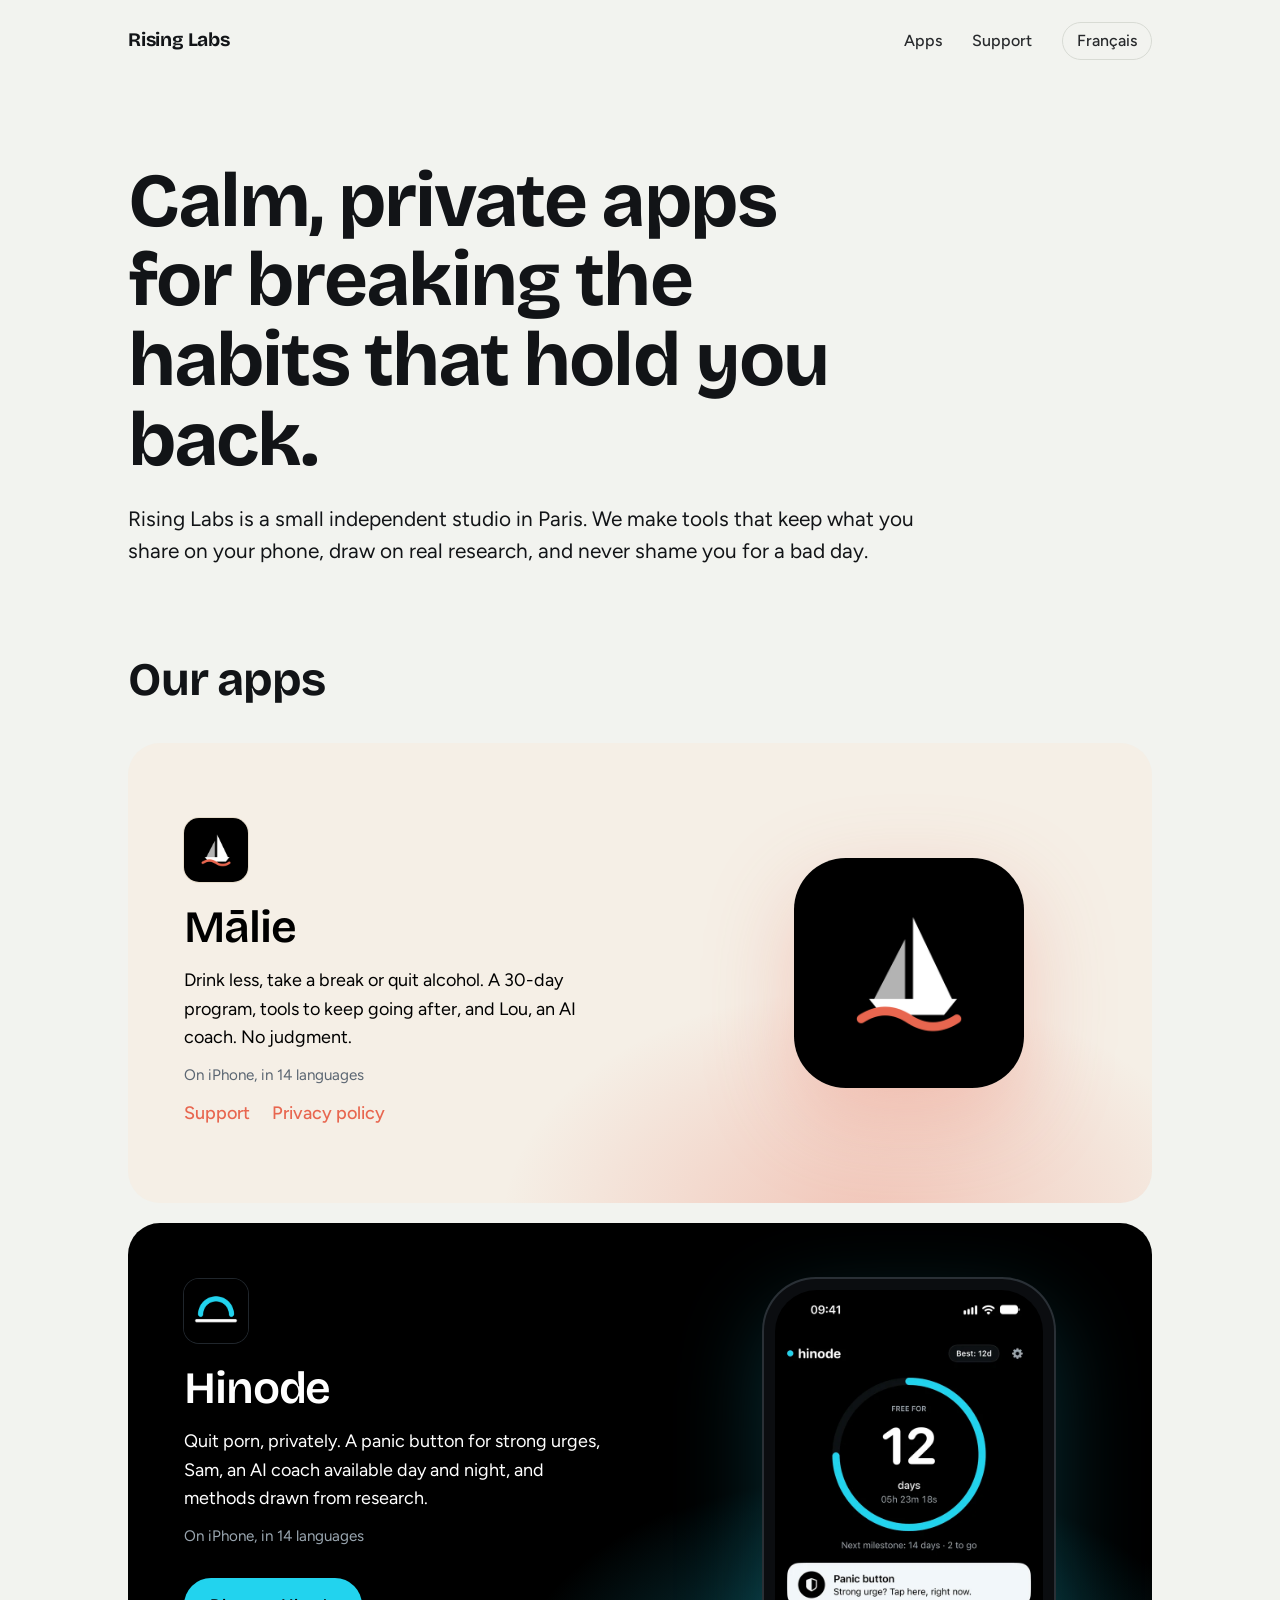
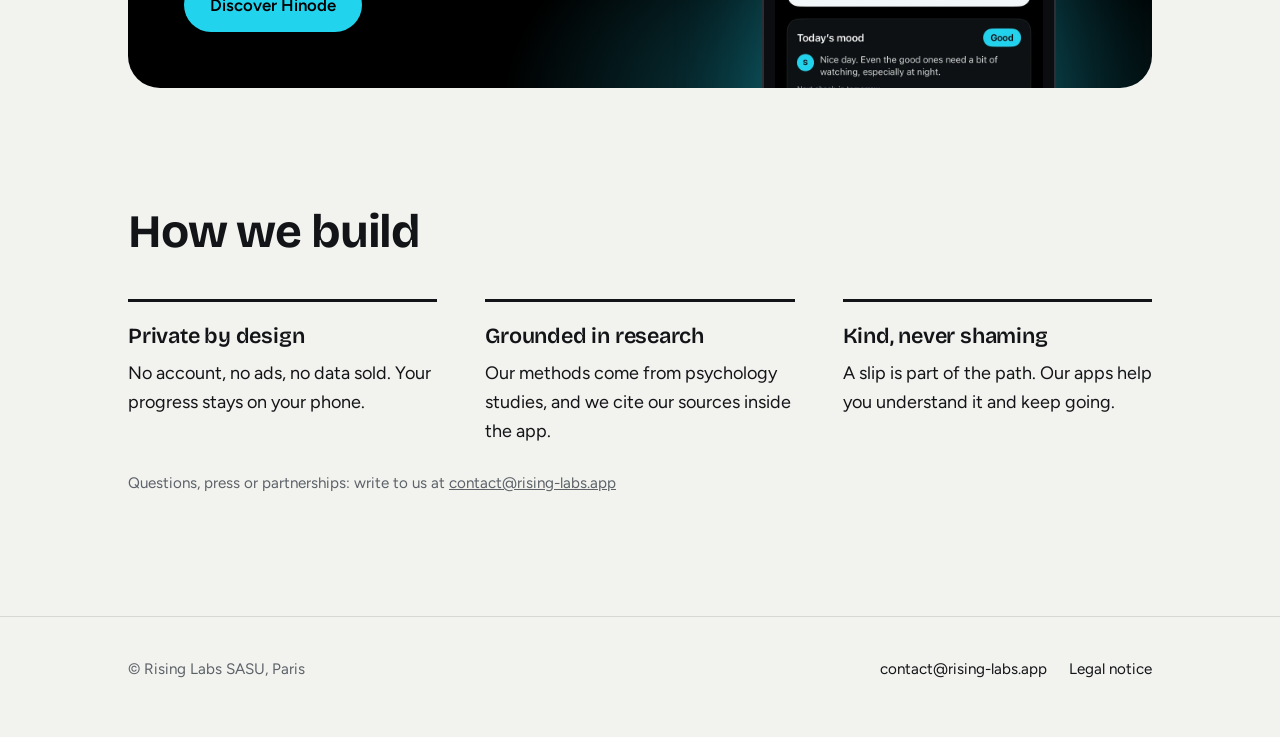
<file: index.html>
<!doctype html>
<html lang="en" class="t-studio">
<head>
<meta charset="utf-8">
<meta name="viewport" content="width=device-width,initial-scale=1">
<title>Rising Labs: calm, private apps for a fresh start</title>
<meta name="description" content="Rising Labs is an independent studio in Paris making calm, private apps that help you break the habits holding you back.">
<meta name="theme-color" content="#f2f3ef">
<link rel="icon" type="image/svg+xml" href="/assets/img/rising-labs.svg">
<link rel="alternate" hreflang="en" href="https://www.rising-labs.app/">
<link rel="alternate" hreflang="fr" href="https://www.rising-labs.app/fr/">
<link rel="preload" href="/assets/fonts/bricolage-grotesque-latin-700-normal.woff2" as="font" type="font/woff2" crossorigin>
<link rel="stylesheet" href="/assets/style.css">
</head>
<body>
<header class="wrap top">
  <a class="brand" href="/">Rising Labs</a>
  <nav class="nav" aria-label="Main">
    <a href="/#apps">Apps</a>
    <a href="/support/">Support</a>
    <a class="lang" href="/fr/" hreflang="fr" lang="fr">Français</a>
  </nav>
</header>
<main>
<div class="wrap intro">
  <h1>Calm, private apps for breaking the habits that hold you back.</h1>
  <p class="lead">Rising Labs is a small independent studio in Paris. We make tools that keep what you share on your phone, draw on real research, and never shame you for a bad day.</p>
</div>
<section class="wrap" aria-labelledby="apps" style="padding-top:clamp(48px,7vw,88px)">
  <h2 id="apps">Our apps</h2>
  <div class="tiles">
    <article class="tile tile-malie t-malie" id="malie">
      <div class="tile-body">
        <img src="/assets/img/malie-icon-180.png" alt="" width="64" height="64">
        <h3>Mālie</h3>
        <p>Drink less, take a break or quit alcohol. A 30-day program, tools to keep going after, and Lou, an AI coach. No judgment.</p>
        <p class="status">On iPhone, in 14 languages</p>
        <p class="sublinks"><a href="/support/#malie">Support</a><a href="/malie/privacy/">Privacy policy</a></p>
      </div>
      <div class="tile-icon" aria-hidden="true"><img src="/assets/img/malie-icon-512.png" alt="" width="512" height="512"></div>
    </article>
    <article class="tile tile-hinode t-hinode">
      <div class="tile-body">
        <img src="/assets/img/hinode-icon-180.png" alt="" width="64" height="64">
        <h3>Hinode</h3>
        <p>Quit porn, privately. A panic button for strong urges, Sam, an AI coach available day and night, and methods drawn from research.</p>
        <p class="status">On iPhone, in 14 languages</p>
        <a class="btn btn-dawn" href="/hinode/">Discover Hinode</a>
      </div>
      <div class="tile-shot" aria-hidden="true"><div class="phone"><img src="/assets/img/01-accueil-en.webp" alt="" width="660" height="1434"></div></div>
    </article>
  </div>
</section>
<section class="wrap" aria-labelledby="how" style="padding-top:0">
  <h2 id="how">How we build</h2>
  <div class="principles"><div><h3>Private by design</h3><p>No account, no ads, no data sold. Your progress stays on your phone.</p></div><div><h3>Grounded in research</h3><p>Our methods come from psychology studies, and we cite our sources inside the app.</p></div><div><h3>Kind, never shaming</h3><p>A slip is part of the path. Our apps help you understand it and keep going.</p></div></div>
  <p class="note" id="contact">Questions, press or partnerships: write to us at <a href="mailto:contact@rising-labs.app">contact@rising-labs.app</a></p>
</section>
</main>
<footer>
  <div class="wrap">
    <span class="legal">© Rising Labs SASU, Paris</span>
    <nav aria-label="Footer">
      <a href="mailto:contact@rising-labs.app">contact@rising-labs.app</a>
      <a href="/legal/">Legal notice</a>
    </nav>
  </div>
</footer>
</body>
</html>
</file>
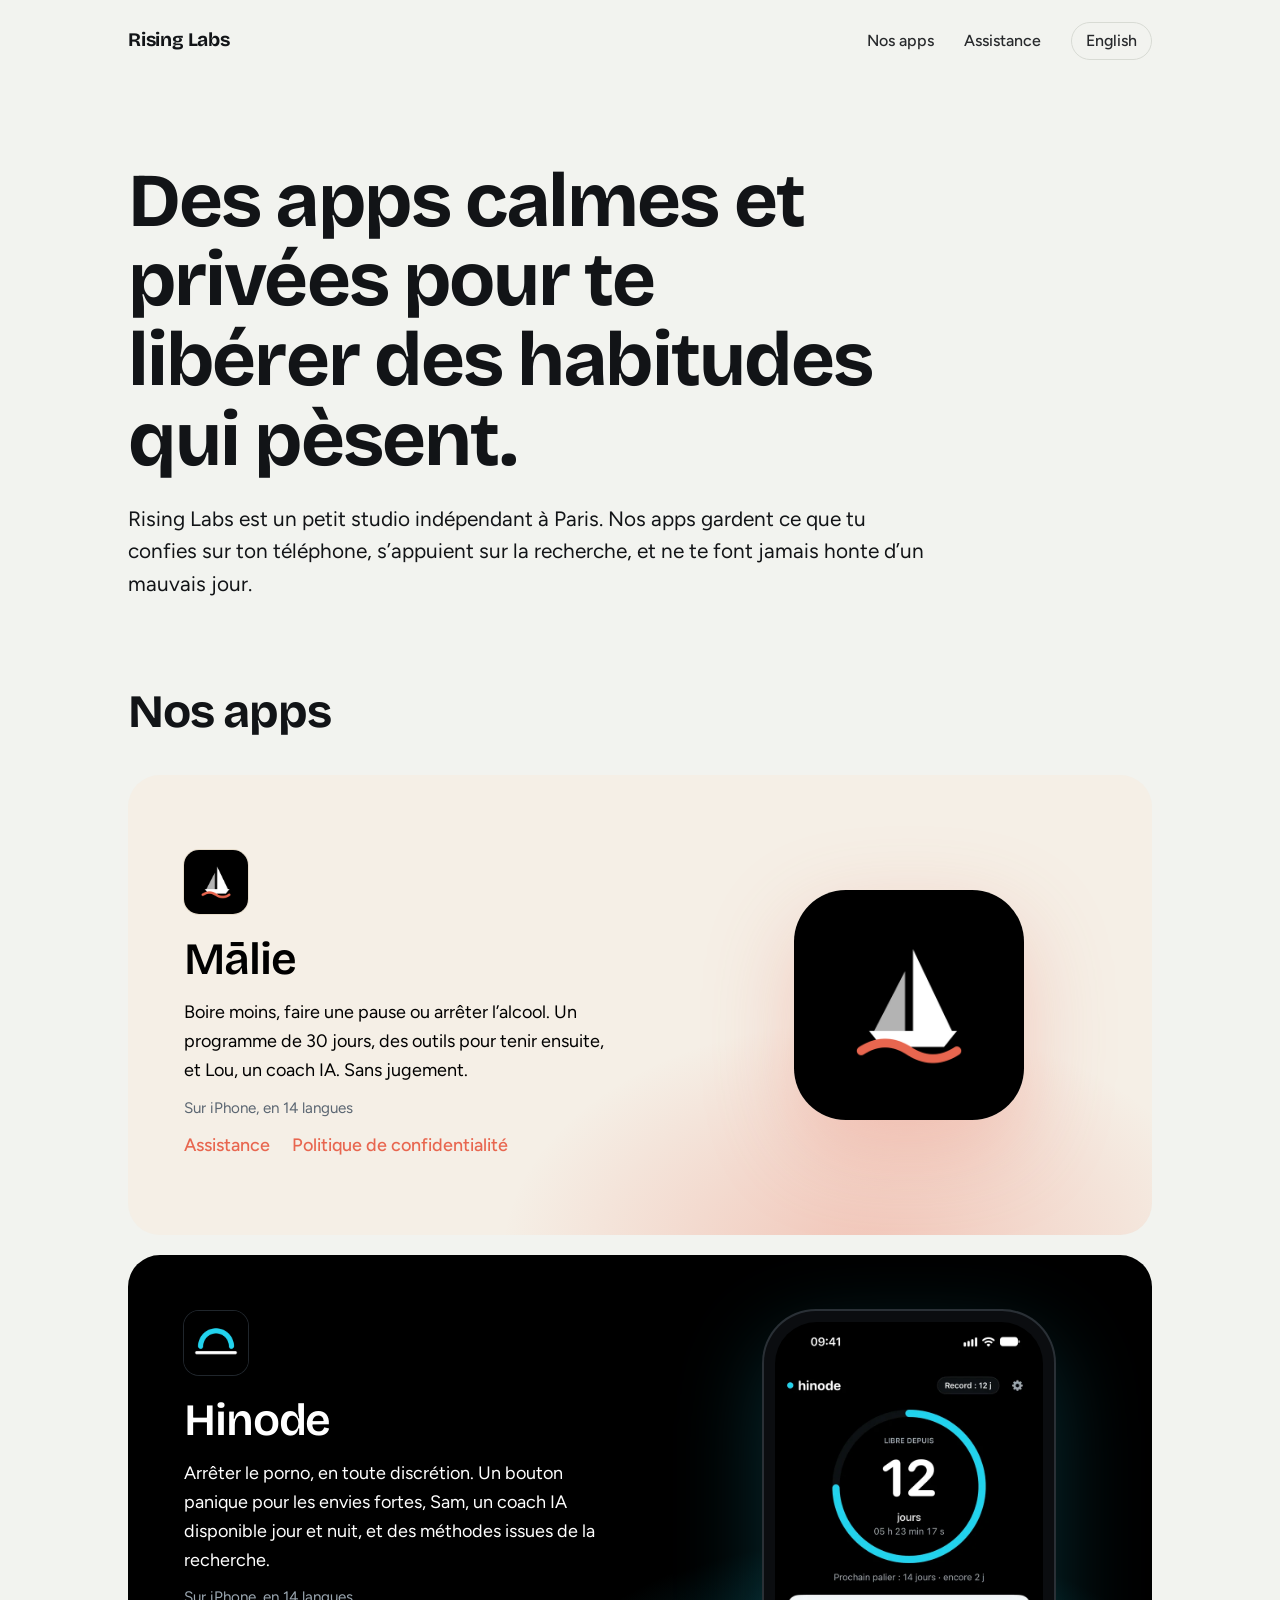
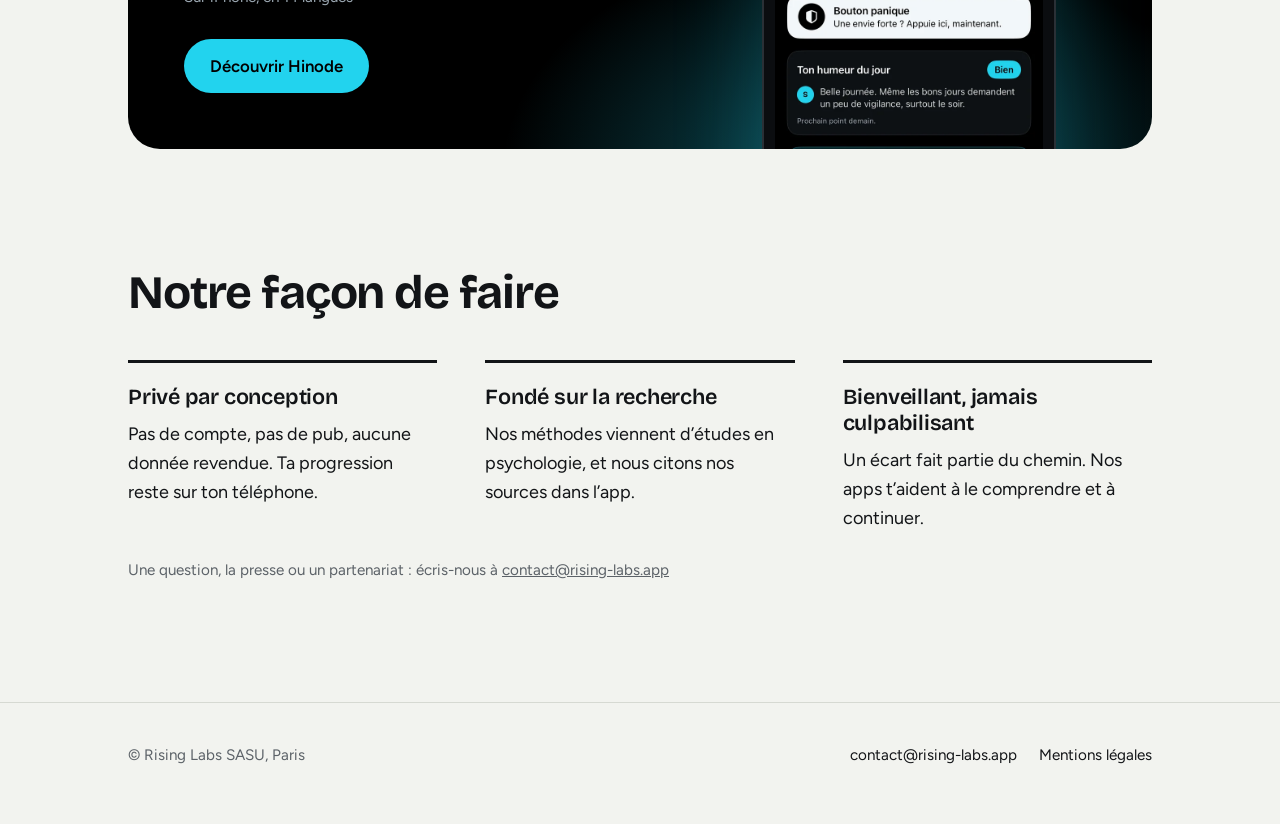
<file: fr/index.html>
<!doctype html>
<html lang="fr" class="t-studio">
<head>
<meta charset="utf-8">
<meta name="viewport" content="width=device-width,initial-scale=1">
<title>Rising Labs : des apps calmes et privées pour repartir du bon pied</title>
<meta name="description" content="Rising Labs est un studio indépendant à Paris qui crée des apps calmes et privées pour se libérer des habitudes qui pèsent.">
<meta name="theme-color" content="#f2f3ef">
<link rel="icon" type="image/svg+xml" href="/assets/img/rising-labs.svg">
<link rel="alternate" hreflang="en" href="https://www.rising-labs.app/">
<link rel="alternate" hreflang="fr" href="https://www.rising-labs.app/fr/">
<link rel="preload" href="/assets/fonts/bricolage-grotesque-latin-700-normal.woff2" as="font" type="font/woff2" crossorigin>
<link rel="stylesheet" href="/assets/style.css">
</head>
<body>
<header class="wrap top">
  <a class="brand" href="/fr/">Rising Labs</a>
  <nav class="nav" aria-label="Main">
    <a href="/fr/#apps">Nos apps</a>
    <a href="/fr/assistance/">Assistance</a>
    <a class="lang" href="/" hreflang="en" lang="en">English</a>
  </nav>
</header>
<main>
<div class="wrap intro">
  <h1>Des apps calmes et privées pour te libérer des habitudes qui pèsent.</h1>
  <p class="lead">Rising Labs est un petit studio indépendant à Paris. Nos apps gardent ce que tu confies sur ton téléphone, s’appuient sur la recherche, et ne te font jamais honte d’un mauvais jour.</p>
</div>
<section class="wrap" aria-labelledby="apps" style="padding-top:clamp(48px,7vw,88px)">
  <h2 id="apps">Nos apps</h2>
  <div class="tiles">
    <article class="tile tile-malie t-malie" id="malie">
      <div class="tile-body">
        <img src="/assets/img/malie-icon-180.png" alt="" width="64" height="64">
        <h3>Mālie</h3>
        <p>Boire moins, faire une pause ou arrêter l’alcool. Un programme de 30 jours, des outils pour tenir ensuite, et Lou, un coach IA. Sans jugement.</p>
        <p class="status">Sur iPhone, en 14 langues</p>
        <p class="sublinks"><a href="/fr/assistance/#malie">Assistance</a><a href="/fr/malie/confidentialite/">Politique de confidentialité</a></p>
      </div>
      <div class="tile-icon" aria-hidden="true"><img src="/assets/img/malie-icon-512.png" alt="" width="512" height="512"></div>
    </article>
    <article class="tile tile-hinode t-hinode">
      <div class="tile-body">
        <img src="/assets/img/hinode-icon-180.png" alt="" width="64" height="64">
        <h3>Hinode</h3>
        <p>Arrêter le porno, en toute discrétion. Un bouton panique pour les envies fortes, Sam, un coach IA disponible jour et nuit, et des méthodes issues de la recherche.</p>
        <p class="status">Sur iPhone, en 14 langues</p>
        <a class="btn btn-dawn" href="/fr/hinode/">Découvrir Hinode</a>
      </div>
      <div class="tile-shot" aria-hidden="true"><div class="phone"><img src="/assets/img/01-accueil-fr.webp" alt="" width="660" height="1434"></div></div>
    </article>
  </div>
</section>
<section class="wrap" aria-labelledby="how" style="padding-top:0">
  <h2 id="how">Notre façon de faire</h2>
  <div class="principles"><div><h3>Privé par conception</h3><p>Pas de compte, pas de pub, aucune donnée revendue. Ta progression reste sur ton téléphone.</p></div><div><h3>Fondé sur la recherche</h3><p>Nos méthodes viennent d’études en psychologie, et nous citons nos sources dans l’app.</p></div><div><h3>Bienveillant, jamais culpabilisant</h3><p>Un écart fait partie du chemin. Nos apps t’aident à le comprendre et à continuer.</p></div></div>
  <p class="note" id="contact">Une question, la presse ou un partenariat : écris-nous à <a href="mailto:contact@rising-labs.app">contact@rising-labs.app</a></p>
</section>
</main>
<footer>
  <div class="wrap">
    <span class="legal">© Rising Labs SASU, Paris</span>
    <nav aria-label="Footer">
      <a href="mailto:contact@rising-labs.app">contact@rising-labs.app</a>
      <a href="/fr/mentions-legales/">Mentions légales</a>
    </nav>
  </div>
</footer>
</body>
</html>
</file>
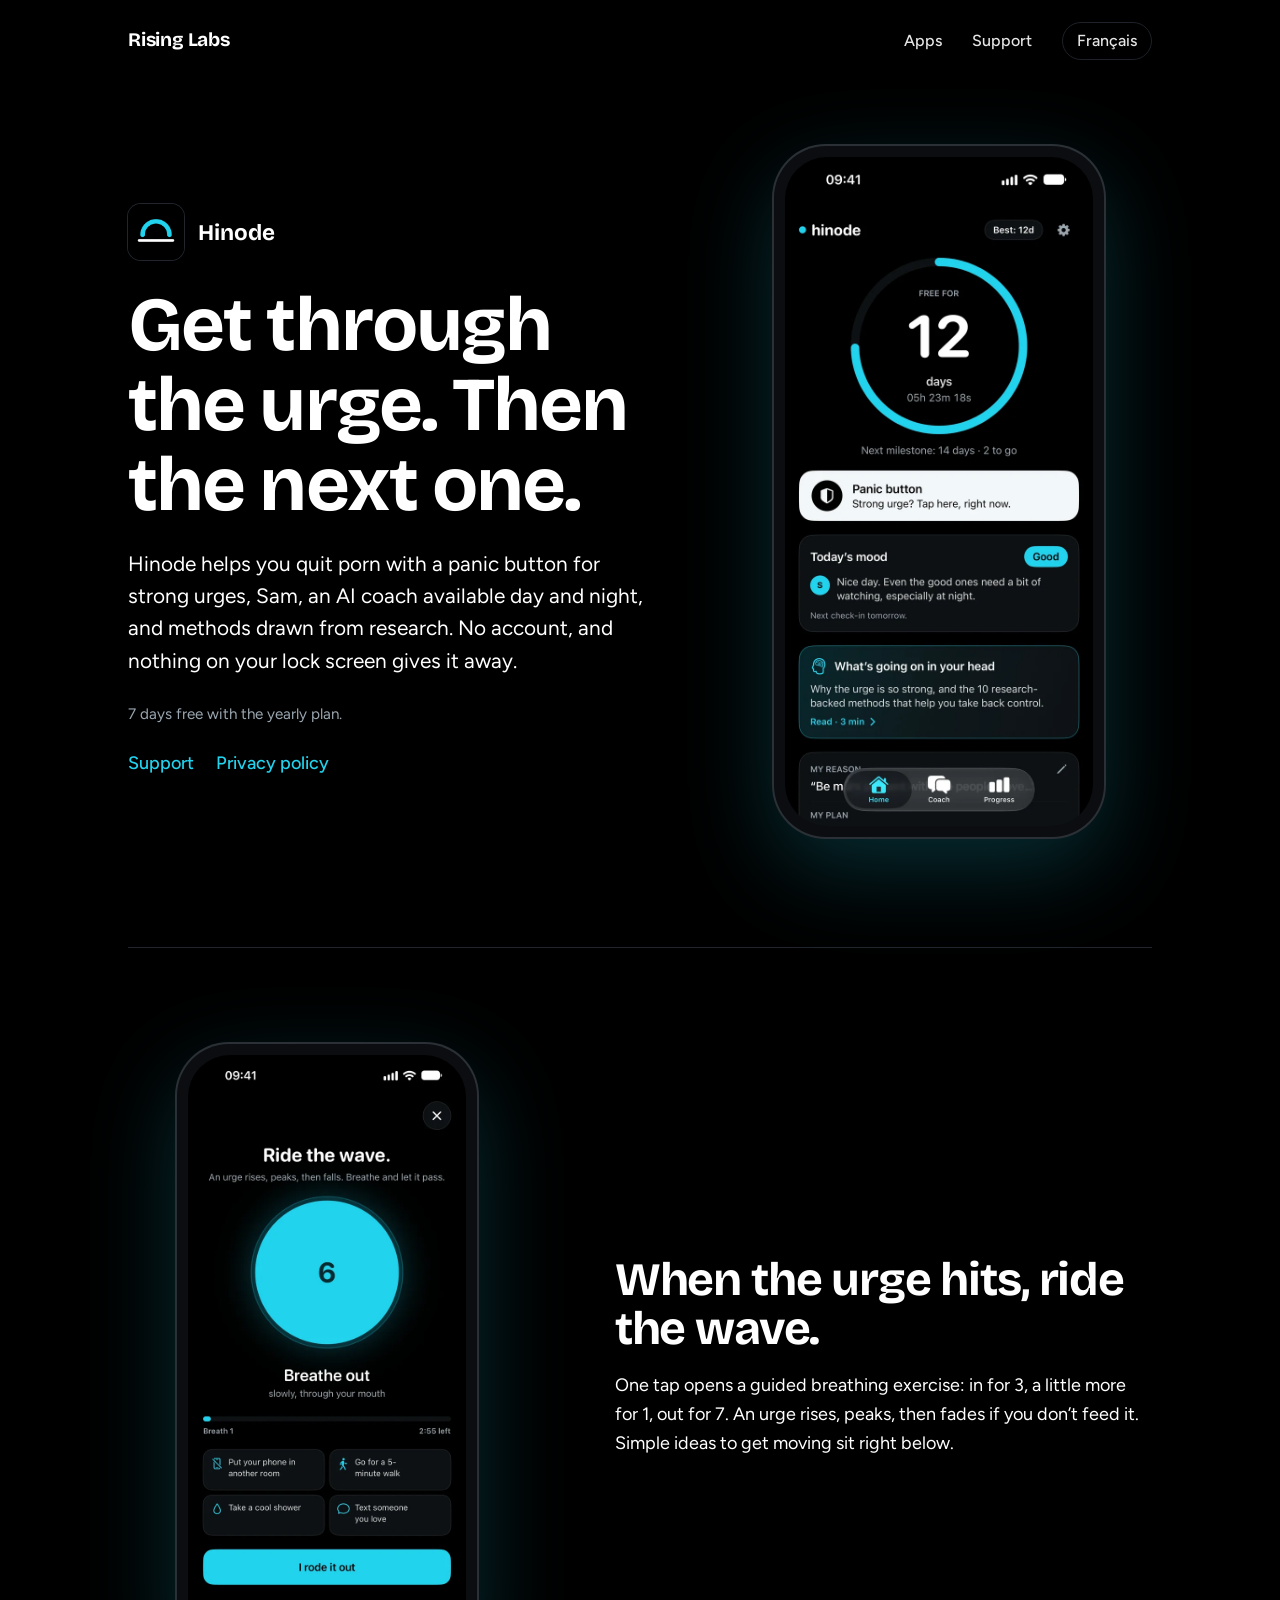
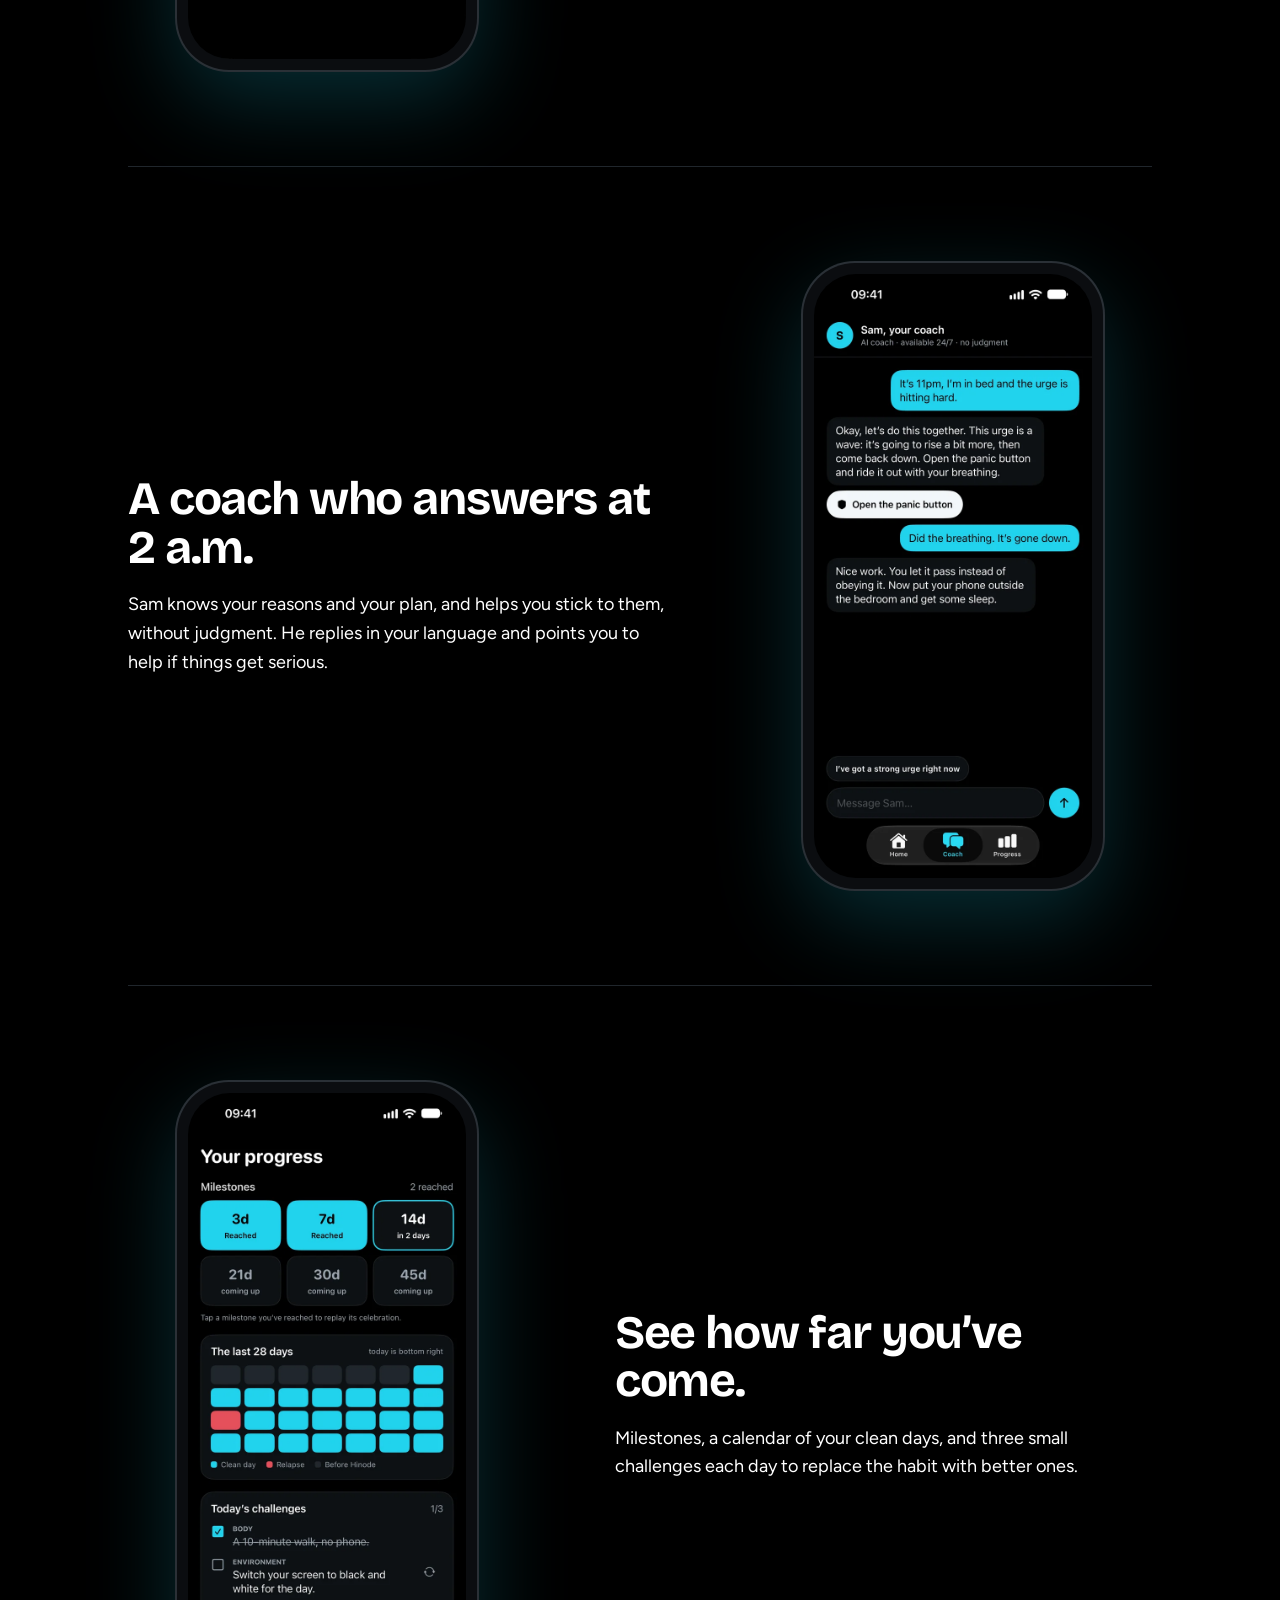
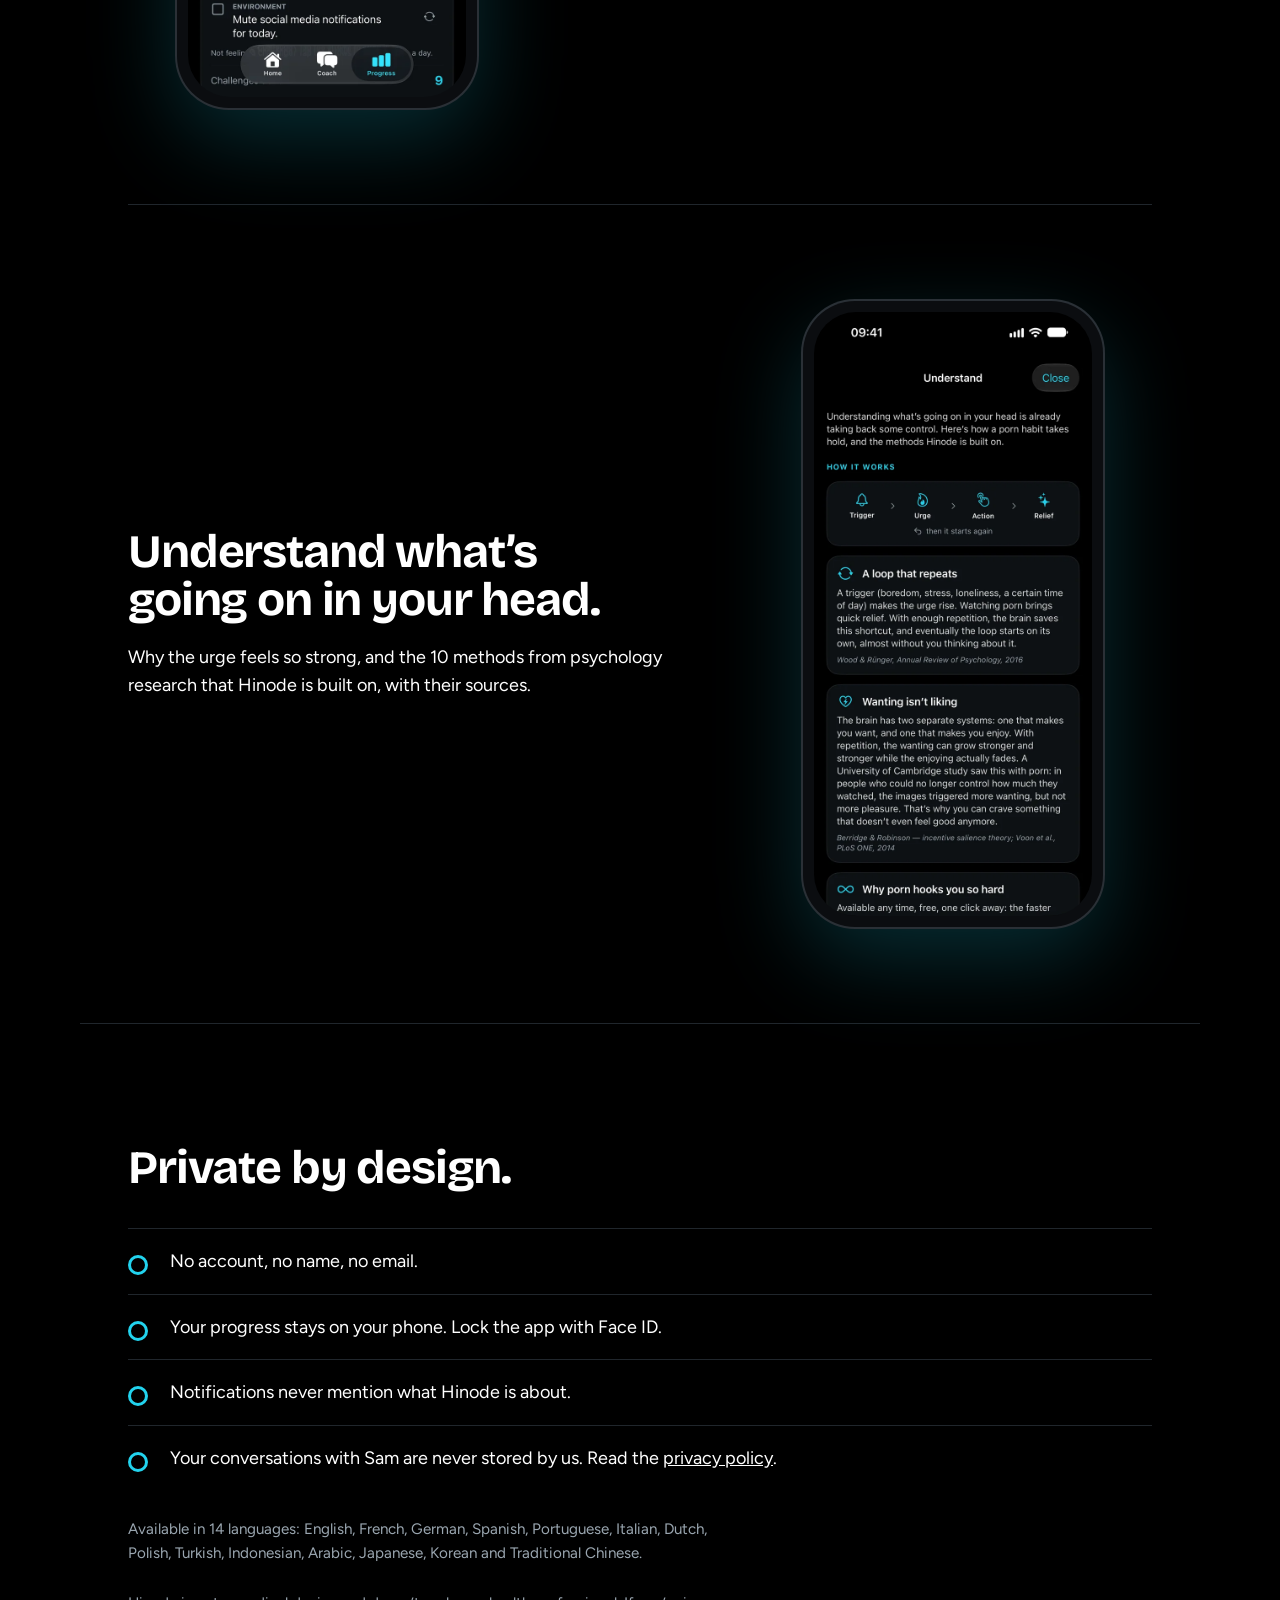
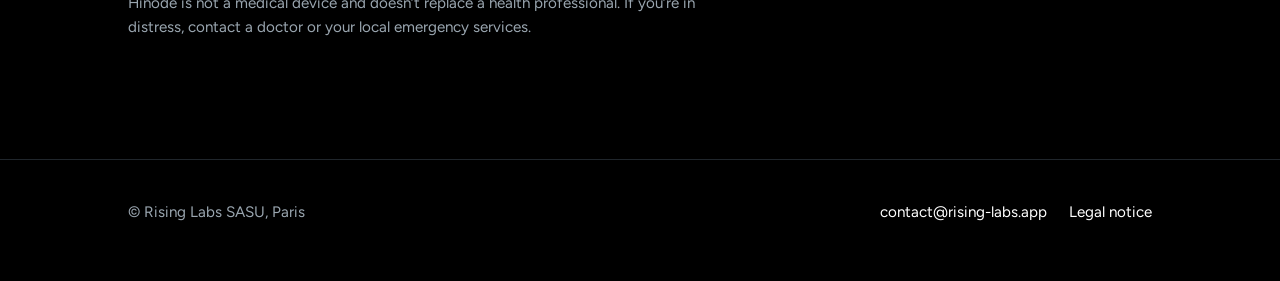
<file: hinode/index.html>
<!doctype html>
<html lang="en" class="t-hinode">
<head>
<meta charset="utf-8">
<meta name="viewport" content="width=device-width,initial-scale=1">
<title>Hinode: quit porn, privately</title>
<meta name="description" content="Hinode helps you quit porn with a panic button for strong urges, an AI coach available 24/7, and research-backed methods. No account. Private by design.">
<meta name="theme-color" content="#000000">
<link rel="icon" type="image/png" href="/assets/img/hinode-icon-64.png">
<link rel="apple-touch-icon" href="/assets/img/hinode-icon-180.png">
<link rel="alternate" hreflang="en" href="https://www.rising-labs.app/hinode/">
<link rel="alternate" hreflang="fr" href="https://www.rising-labs.app/fr/hinode/">
<link rel="preload" href="/assets/fonts/bricolage-grotesque-latin-700-normal.woff2" as="font" type="font/woff2" crossorigin>
<link rel="stylesheet" href="/assets/style.css">
</head>
<body>
<header class="wrap top">
  <a class="brand" href="/">Rising Labs</a>
  <nav class="nav" aria-label="Main">
    <a href="/#apps">Apps</a>
    <a href="/support/">Support</a>
    <a class="lang" href="/fr/hinode/" hreflang="fr" lang="fr">Français</a>
  </nav>
</header>
<main>
<div class="wrap hero-app">
  <div>
    <div class="app-id"><img src="/assets/img/hinode-icon-180.png" alt="" width="56" height="56">Hinode</div>
    <h1>Get through the urge. Then the next one.</h1>
    <p class="lead">Hinode helps you quit porn with a panic button for strong urges, Sam, an AI coach available day and night, and methods drawn from research. No account, and nothing on your lock screen gives it away.</p>
    <p class="note">7 days free with the yearly plan.</p>
    <p class="sublinks"><a href="/support/#hinode">Support</a><a href="/hinode/privacy/">Privacy policy</a></p>
  </div>
  <div class="phone"><img src="/assets/img/01-accueil-en.webp" alt="Hinode on iPhone: the home screen" width="660" height="1434"></div>
</div>
<div class="wrap">
  <div class="feature">
    <div class="phone"><img src="/assets/img/02-sos-en.webp" alt="" width="660" height="1434" loading="lazy"></div>
    <div><h2>When the urge hits, ride the wave.</h2><p>One tap opens a guided breathing exercise: in for 3, a little more for 1, out for 7. An urge rises, peaks, then fades if you don’t feed it. Simple ideas to get moving sit right below.</p></div>
  </div>
  <div class="feature">
    <div class="phone"><img src="/assets/img/03-sam-en.webp" alt="" width="660" height="1434" loading="lazy"></div>
    <div><h2>A coach who answers at 2 a.m.</h2><p>Sam knows your reasons and your plan, and helps you stick to them, without judgment. He replies in your language and points you to help if things get serious.</p></div>
  </div>
  <div class="feature">
    <div class="phone"><img src="/assets/img/04-progres-en.webp" alt="" width="660" height="1434" loading="lazy"></div>
    <div><h2>See how far you’ve come.</h2><p>Milestones, a calendar of your clean days, and three small challenges each day to replace the habit with better ones.</p></div>
  </div>
  <div class="feature">
    <div class="phone"><img src="/assets/img/05-comprendre-en.webp" alt="" width="660" height="1434" loading="lazy"></div>
    <div><h2>Understand what’s going on in your head.</h2><p>Why the urge feels so strong, and the 10 methods from psychology research that Hinode is built on, with their sources.</p></div>
  </div>
</div>
<section class="wrap" aria-labelledby="priv" style="border-top:1px solid var(--line)">
  <h2 id="priv">Private by design.</h2>
  <ul class="privacy-list"><li><span>No account, no name, no email.</span></li><li><span>Your progress stays on your phone. Lock the app with Face ID.</span></li><li><span>Notifications never mention what Hinode is about.</span></li><li><span>Your conversations with Sam are never stored by us. Read the <a href="/hinode/privacy/">privacy policy</a>.</span></li></ul>
  <p class="note">Available in 14 languages: English, French, German, Spanish, Portuguese, Italian, Dutch, Polish, Turkish, Indonesian, Arabic, Japanese, Korean and Traditional Chinese.</p>
  <p class="note">Hinode is not a medical device and doesn’t replace a health professional. If you’re in distress, contact a doctor or your local emergency services.</p>
</section>
</main>
<footer>
  <div class="wrap">
    <span class="legal">© Rising Labs SASU, Paris</span>
    <nav aria-label="Footer">
      <a href="mailto:contact@rising-labs.app">contact@rising-labs.app</a>
      <a href="/legal/">Legal notice</a>
    </nav>
  </div>
</footer>
</body>
</html>
</file>
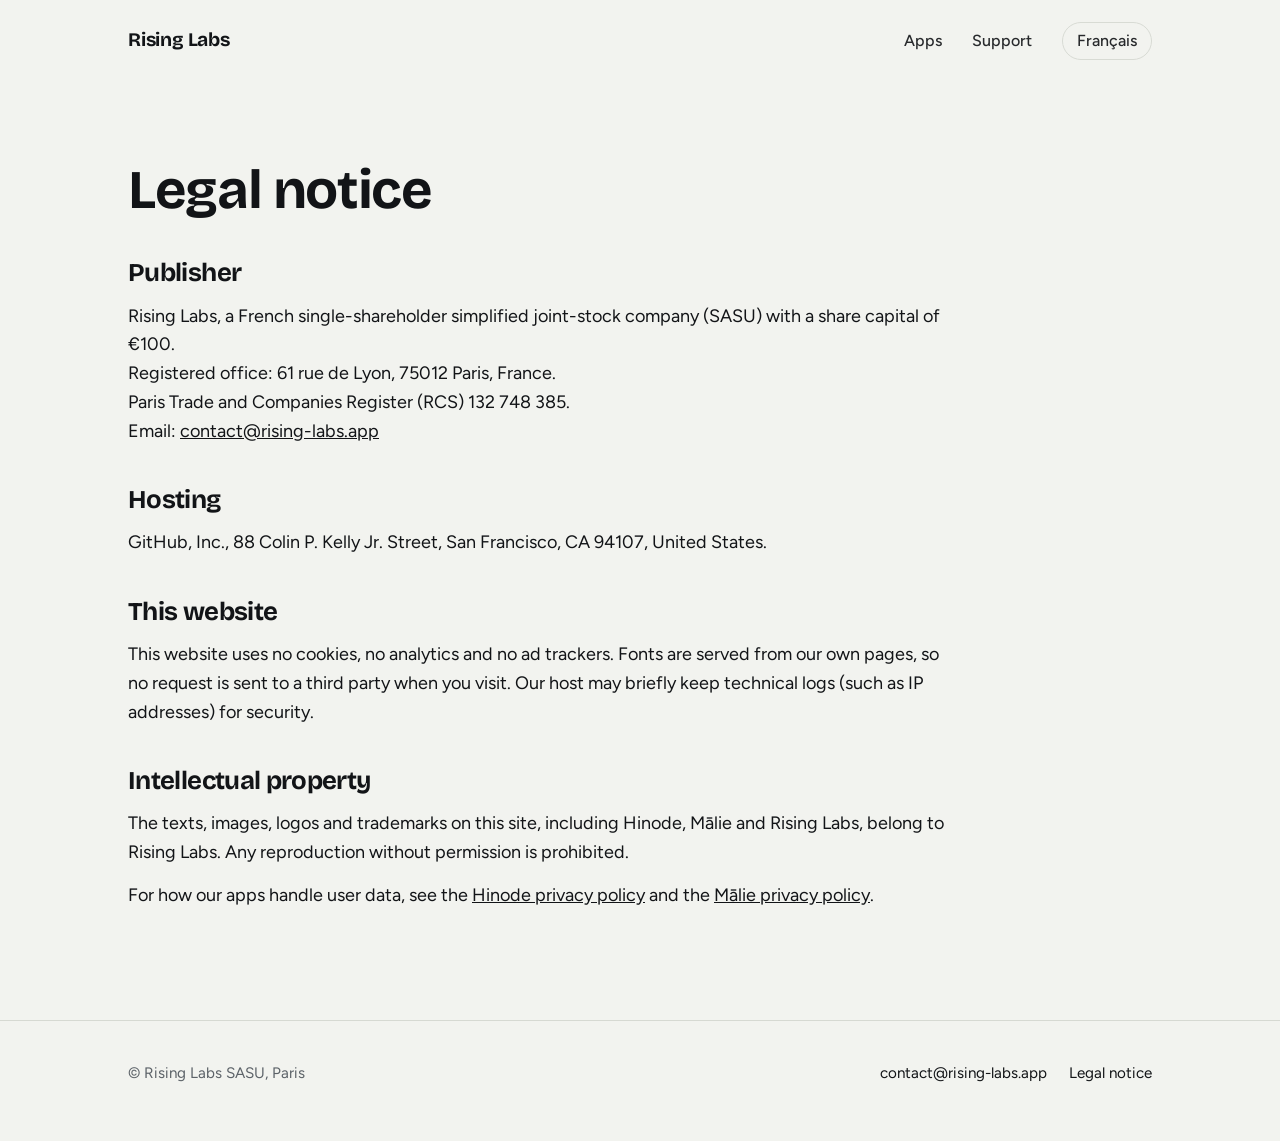
<file: legal/index.html>
<!doctype html>
<html lang="en" class="t-studio">
<head>
<meta charset="utf-8">
<meta name="viewport" content="width=device-width,initial-scale=1">
<title>Legal notice</title>
<meta name="description" content="Rising Labs">
<meta name="theme-color" content="#f2f3ef">
<link rel="icon" type="image/svg+xml" href="/assets/img/rising-labs.svg">
<link rel="alternate" hreflang="en" href="https://www.rising-labs.app/legal/">
<link rel="alternate" hreflang="fr" href="https://www.rising-labs.app/fr/mentions-legales/">
<link rel="preload" href="/assets/fonts/bricolage-grotesque-latin-700-normal.woff2" as="font" type="font/woff2" crossorigin>
<link rel="stylesheet" href="/assets/style.css"><meta name="robots" content="noindex">
</head>
<body>
<header class="wrap top">
  <a class="brand" href="/">Rising Labs</a>
  <nav class="nav" aria-label="Main">
    <a href="/#apps">Apps</a>
    <a href="/support/">Support</a>
    <a class="lang" href="/fr/mentions-legales/" hreflang="fr" lang="fr">Français</a>
  </nav>
</header>
<main>
<article class="wrap doc"><h1>Legal notice</h1>
<h2>Publisher</h2>
<p>Rising Labs, a French single-shareholder simplified joint-stock company (SASU) with a share capital of €100.<br>Registered office: 61 rue de Lyon, 75012 Paris, France.<br>Paris Trade and Companies Register (RCS) 132 748 385.<br>Email: <a href="mailto:contact@rising-labs.app">contact@rising-labs.app</a></p>
<h2>Hosting</h2>
<p>GitHub, Inc., 88 Colin P. Kelly Jr. Street, San Francisco, CA 94107, United States.</p>
<h2>This website</h2>
<p>This website uses no cookies, no analytics and no ad trackers. Fonts are served from our own pages, so no request is sent to a third party when you visit. Our host may briefly keep technical logs (such as IP addresses) for security.</p>
<h2>Intellectual property</h2>
<p>The texts, images, logos and trademarks on this site, including Hinode, Mālie and Rising Labs, belong to Rising Labs. Any reproduction without permission is prohibited.</p>
<p>For how our apps handle user data, see the <a href="/hinode/privacy/">Hinode privacy policy</a> and the <a href="/malie/privacy/">Mālie privacy policy</a>.</p></article>
</main>
<footer>
  <div class="wrap">
    <span class="legal">© Rising Labs SASU, Paris</span>
    <nav aria-label="Footer">
      <a href="mailto:contact@rising-labs.app">contact@rising-labs.app</a>
      <a href="/legal/">Legal notice</a>
    </nav>
  </div>
</footer>
</body>
</html>
</file>
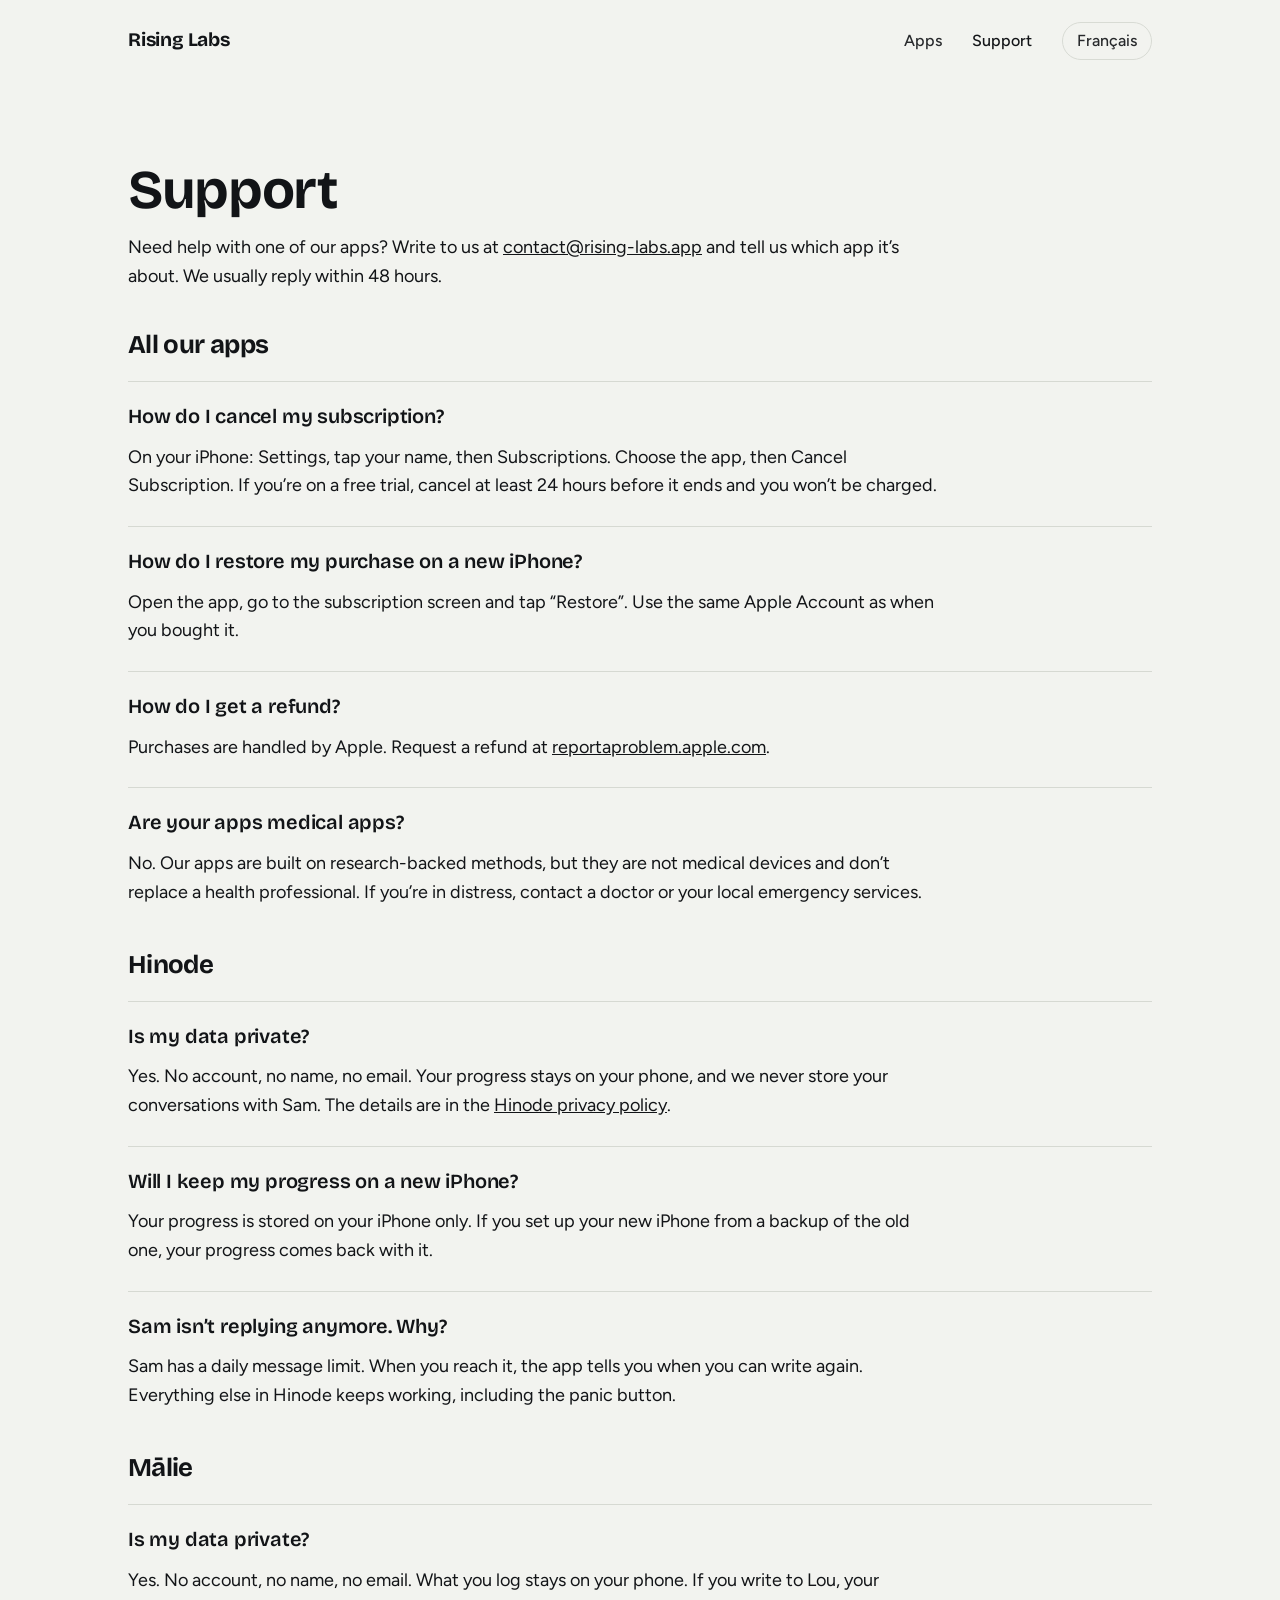
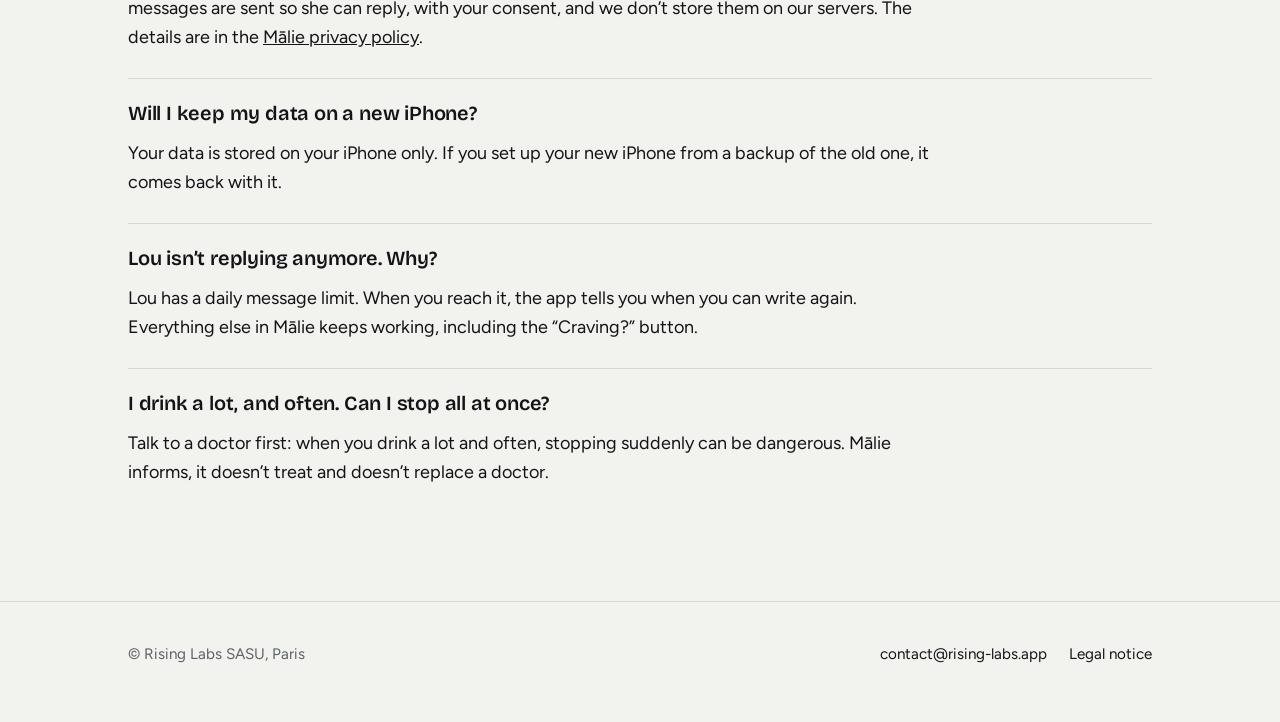
<file: support/index.html>
<!doctype html>
<html lang="en" class="t-studio">
<head>
<meta charset="utf-8">
<meta name="viewport" content="width=device-width,initial-scale=1">
<title>Support | Rising Labs</title>
<meta name="description" content="Need help with one of our apps? Write to us at ">
<meta name="theme-color" content="#f2f3ef">
<link rel="icon" type="image/svg+xml" href="/assets/img/rising-labs.svg">
<link rel="alternate" hreflang="en" href="https://www.rising-labs.app/support/">
<link rel="alternate" hreflang="fr" href="https://www.rising-labs.app/fr/assistance/">
<link rel="preload" href="/assets/fonts/bricolage-grotesque-latin-700-normal.woff2" as="font" type="font/woff2" crossorigin>
<link rel="stylesheet" href="/assets/style.css">
</head>
<body>
<header class="wrap top">
  <a class="brand" href="/">Rising Labs</a>
  <nav class="nav" aria-label="Main">
    <a href="/#apps">Apps</a>
    <a href="/support/" aria-current="page">Support</a>
    <a class="lang" href="/fr/assistance/" hreflang="fr" lang="fr">Français</a>
  </nav>
</header>
<main>
<article class="wrap doc"><h1>Support</h1><p>Need help with one of our apps? Write to us at <a href="mailto:contact@rising-labs.app">contact@rising-labs.app</a> and tell us which app it’s about. We usually reply within 48 hours.</p><h2>All our apps</h2><div class="qa"><h3>How do I cancel my subscription?</h3><p>On your iPhone: Settings, tap your name, then Subscriptions. Choose the app, then Cancel Subscription. If you’re on a free trial, cancel at least 24 hours before it ends and you won’t be charged.</p></div><div class="qa"><h3>How do I restore my purchase on a new iPhone?</h3><p>Open the app, go to the subscription screen and tap “Restore”. Use the same Apple Account as when you bought it.</p></div><div class="qa"><h3>How do I get a refund?</h3><p>Purchases are handled by Apple. Request a refund at <a href="https://reportaproblem.apple.com">reportaproblem.apple.com</a>.</p></div><div class="qa"><h3>Are your apps medical apps?</h3><p>No. Our apps are built on research-backed methods, but they are not medical devices and don’t replace a health professional. If you’re in distress, contact a doctor or your local emergency services.</p></div><h2 id="hinode">Hinode</h2><div class="qa"><h3>Is my data private?</h3><p>Yes. No account, no name, no email. Your progress stays on your phone, and we never store your conversations with Sam. The details are in the <a href="/hinode/privacy/">Hinode privacy policy</a>.</p></div><div class="qa"><h3>Will I keep my progress on a new iPhone?</h3><p>Your progress is stored on your iPhone only. If you set up your new iPhone from a backup of the old one, your progress comes back with it.</p></div><div class="qa"><h3>Sam isn’t replying anymore. Why?</h3><p>Sam has a daily message limit. When you reach it, the app tells you when you can write again. Everything else in Hinode keeps working, including the panic button.</p></div><h2 id="malie">Mālie</h2><div class="qa"><h3>Is my data private?</h3><p>Yes. No account, no name, no email. What you log stays on your phone. If you write to Lou, your messages are sent so she can reply, with your consent, and we don’t store them on our servers. The details are in the <a href="/malie/privacy/">Mālie privacy policy</a>.</p></div><div class="qa"><h3>Will I keep my data on a new iPhone?</h3><p>Your data is stored on your iPhone only. If you set up your new iPhone from a backup of the old one, it comes back with it.</p></div><div class="qa"><h3>Lou isn’t replying anymore. Why?</h3><p>Lou has a daily message limit. When you reach it, the app tells you when you can write again. Everything else in Mālie keeps working, including the “Craving?” button.</p></div><div class="qa"><h3>I drink a lot, and often. Can I stop all at once?</h3><p>Talk to a doctor first: when you drink a lot and often, stopping suddenly can be dangerous. Mālie informs, it doesn’t treat and doesn’t replace a doctor.</p></div></article>
</main>
<footer>
  <div class="wrap">
    <span class="legal">© Rising Labs SASU, Paris</span>
    <nav aria-label="Footer">
      <a href="mailto:contact@rising-labs.app">contact@rising-labs.app</a>
      <a href="/legal/">Legal notice</a>
    </nav>
  </div>
</footer>
</body>
</html>
</file>
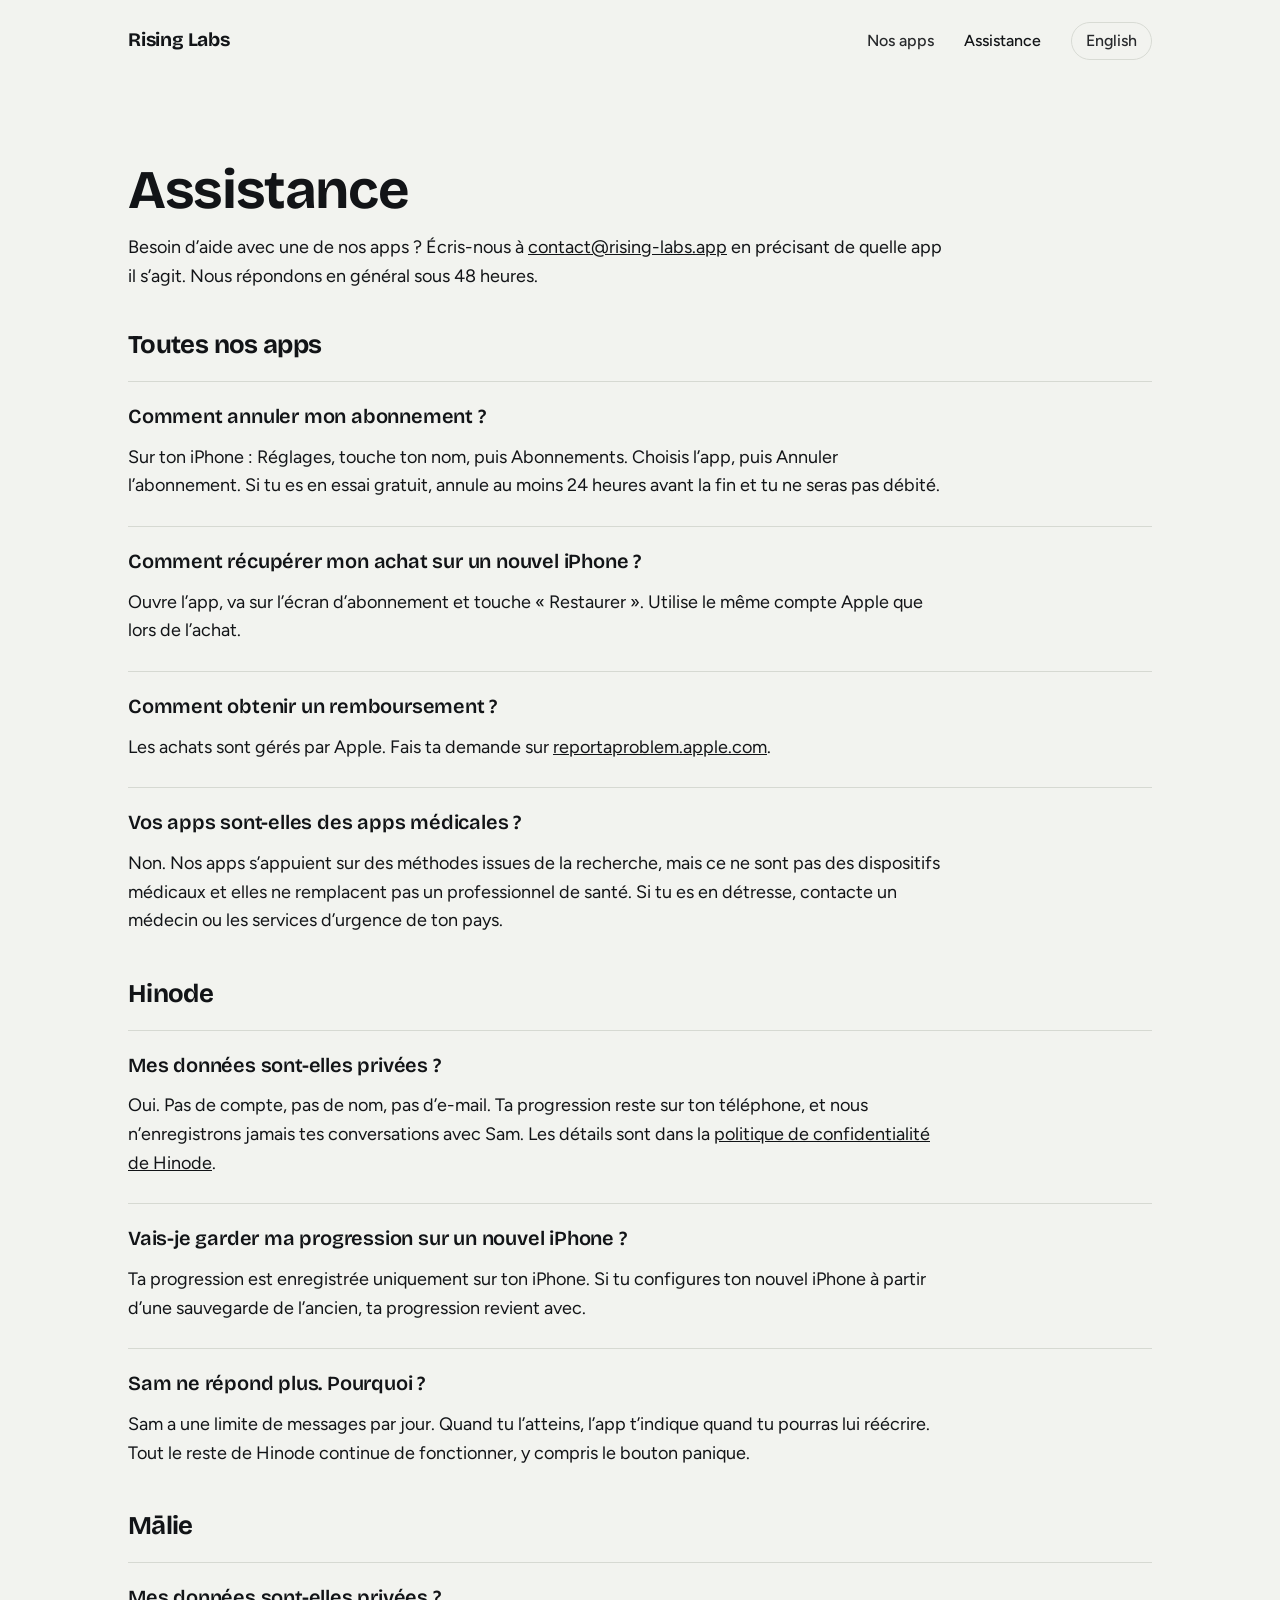
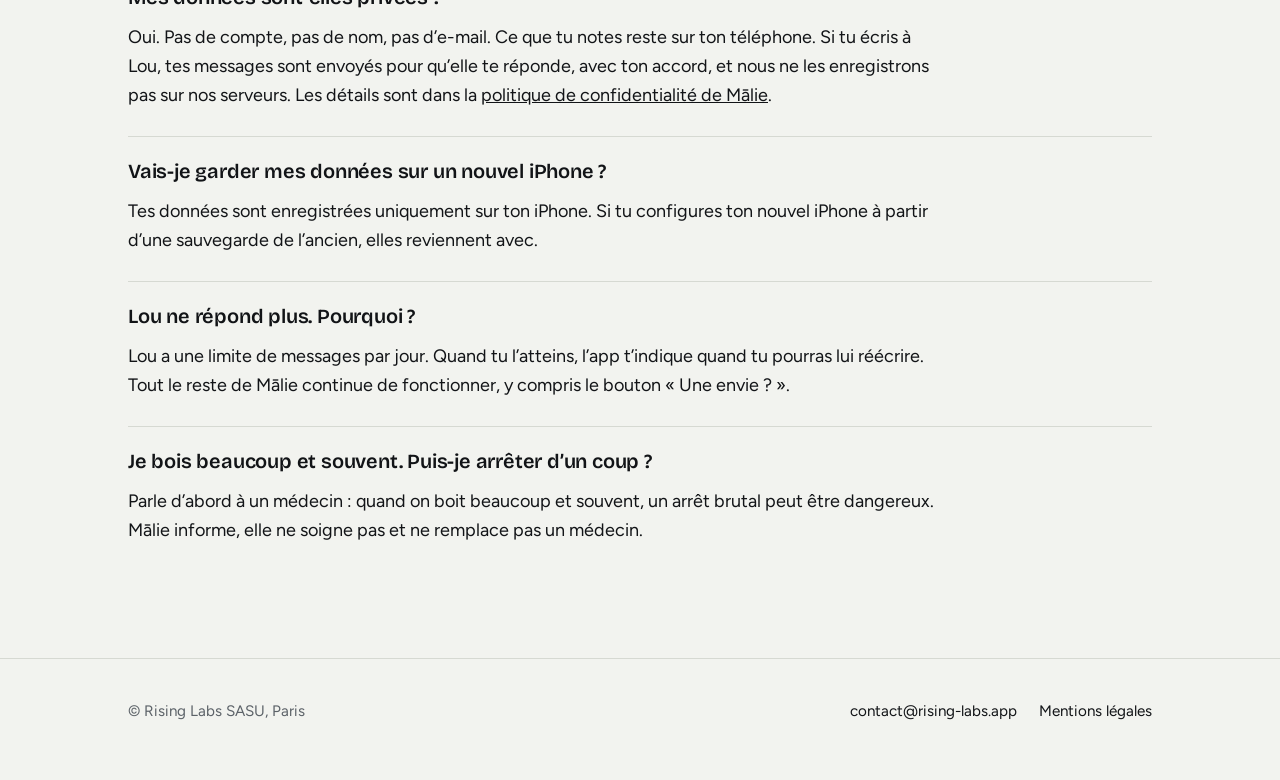
<file: fr/assistance/index.html>
<!doctype html>
<html lang="fr" class="t-studio">
<head>
<meta charset="utf-8">
<meta name="viewport" content="width=device-width,initial-scale=1">
<title>Assistance | Rising Labs</title>
<meta name="description" content="Besoin d’aide avec une de nos apps ? Écris-nous à ">
<meta name="theme-color" content="#f2f3ef">
<link rel="icon" type="image/svg+xml" href="/assets/img/rising-labs.svg">
<link rel="alternate" hreflang="en" href="https://www.rising-labs.app/support/">
<link rel="alternate" hreflang="fr" href="https://www.rising-labs.app/fr/assistance/">
<link rel="preload" href="/assets/fonts/bricolage-grotesque-latin-700-normal.woff2" as="font" type="font/woff2" crossorigin>
<link rel="stylesheet" href="/assets/style.css">
</head>
<body>
<header class="wrap top">
  <a class="brand" href="/fr/">Rising Labs</a>
  <nav class="nav" aria-label="Main">
    <a href="/fr/#apps">Nos apps</a>
    <a href="/fr/assistance/" aria-current="page">Assistance</a>
    <a class="lang" href="/support/" hreflang="en" lang="en">English</a>
  </nav>
</header>
<main>
<article class="wrap doc"><h1>Assistance</h1><p>Besoin d’aide avec une de nos apps ? Écris-nous à <a href="mailto:contact@rising-labs.app">contact@rising-labs.app</a> en précisant de quelle app il s’agit. Nous répondons en général sous 48 heures.</p><h2>Toutes nos apps</h2><div class="qa"><h3>Comment annuler mon abonnement ?</h3><p>Sur ton iPhone : Réglages, touche ton nom, puis Abonnements. Choisis l’app, puis Annuler l’abonnement. Si tu es en essai gratuit, annule au moins 24 heures avant la fin et tu ne seras pas débité.</p></div><div class="qa"><h3>Comment récupérer mon achat sur un nouvel iPhone ?</h3><p>Ouvre l’app, va sur l’écran d’abonnement et touche « Restaurer ». Utilise le même compte Apple que lors de l’achat.</p></div><div class="qa"><h3>Comment obtenir un remboursement ?</h3><p>Les achats sont gérés par Apple. Fais ta demande sur <a href="https://reportaproblem.apple.com">reportaproblem.apple.com</a>.</p></div><div class="qa"><h3>Vos apps sont-elles des apps médicales ?</h3><p>Non. Nos apps s’appuient sur des méthodes issues de la recherche, mais ce ne sont pas des dispositifs médicaux et elles ne remplacent pas un professionnel de santé. Si tu es en détresse, contacte un médecin ou les services d’urgence de ton pays.</p></div><h2 id="hinode">Hinode</h2><div class="qa"><h3>Mes données sont-elles privées ?</h3><p>Oui. Pas de compte, pas de nom, pas d’e-mail. Ta progression reste sur ton téléphone, et nous n’enregistrons jamais tes conversations avec Sam. Les détails sont dans la <a href="/fr/hinode/confidentialite/">politique de confidentialité de Hinode</a>.</p></div><div class="qa"><h3>Vais-je garder ma progression sur un nouvel iPhone ?</h3><p>Ta progression est enregistrée uniquement sur ton iPhone. Si tu configures ton nouvel iPhone à partir d’une sauvegarde de l’ancien, ta progression revient avec.</p></div><div class="qa"><h3>Sam ne répond plus. Pourquoi ?</h3><p>Sam a une limite de messages par jour. Quand tu l’atteins, l’app t’indique quand tu pourras lui réécrire. Tout le reste de Hinode continue de fonctionner, y compris le bouton panique.</p></div><h2 id="malie">Mālie</h2><div class="qa"><h3>Mes données sont-elles privées ?</h3><p>Oui. Pas de compte, pas de nom, pas d’e-mail. Ce que tu notes reste sur ton téléphone. Si tu écris à Lou, tes messages sont envoyés pour qu’elle te réponde, avec ton accord, et nous ne les enregistrons pas sur nos serveurs. Les détails sont dans la <a href="/fr/malie/confidentialite/">politique de confidentialité de Mālie</a>.</p></div><div class="qa"><h3>Vais-je garder mes données sur un nouvel iPhone ?</h3><p>Tes données sont enregistrées uniquement sur ton iPhone. Si tu configures ton nouvel iPhone à partir d’une sauvegarde de l’ancien, elles reviennent avec.</p></div><div class="qa"><h3>Lou ne répond plus. Pourquoi ?</h3><p>Lou a une limite de messages par jour. Quand tu l’atteins, l’app t’indique quand tu pourras lui réécrire. Tout le reste de Mālie continue de fonctionner, y compris le bouton « Une envie ? ».</p></div><div class="qa"><h3>Je bois beaucoup et souvent. Puis-je arrêter d’un coup ?</h3><p>Parle d’abord à un médecin : quand on boit beaucoup et souvent, un arrêt brutal peut être dangereux. Mālie informe, elle ne soigne pas et ne remplace pas un médecin.</p></div></article>
</main>
<footer>
  <div class="wrap">
    <span class="legal">© Rising Labs SASU, Paris</span>
    <nav aria-label="Footer">
      <a href="mailto:contact@rising-labs.app">contact@rising-labs.app</a>
      <a href="/fr/mentions-legales/">Mentions légales</a>
    </nav>
  </div>
</footer>
</body>
</html>
</file>
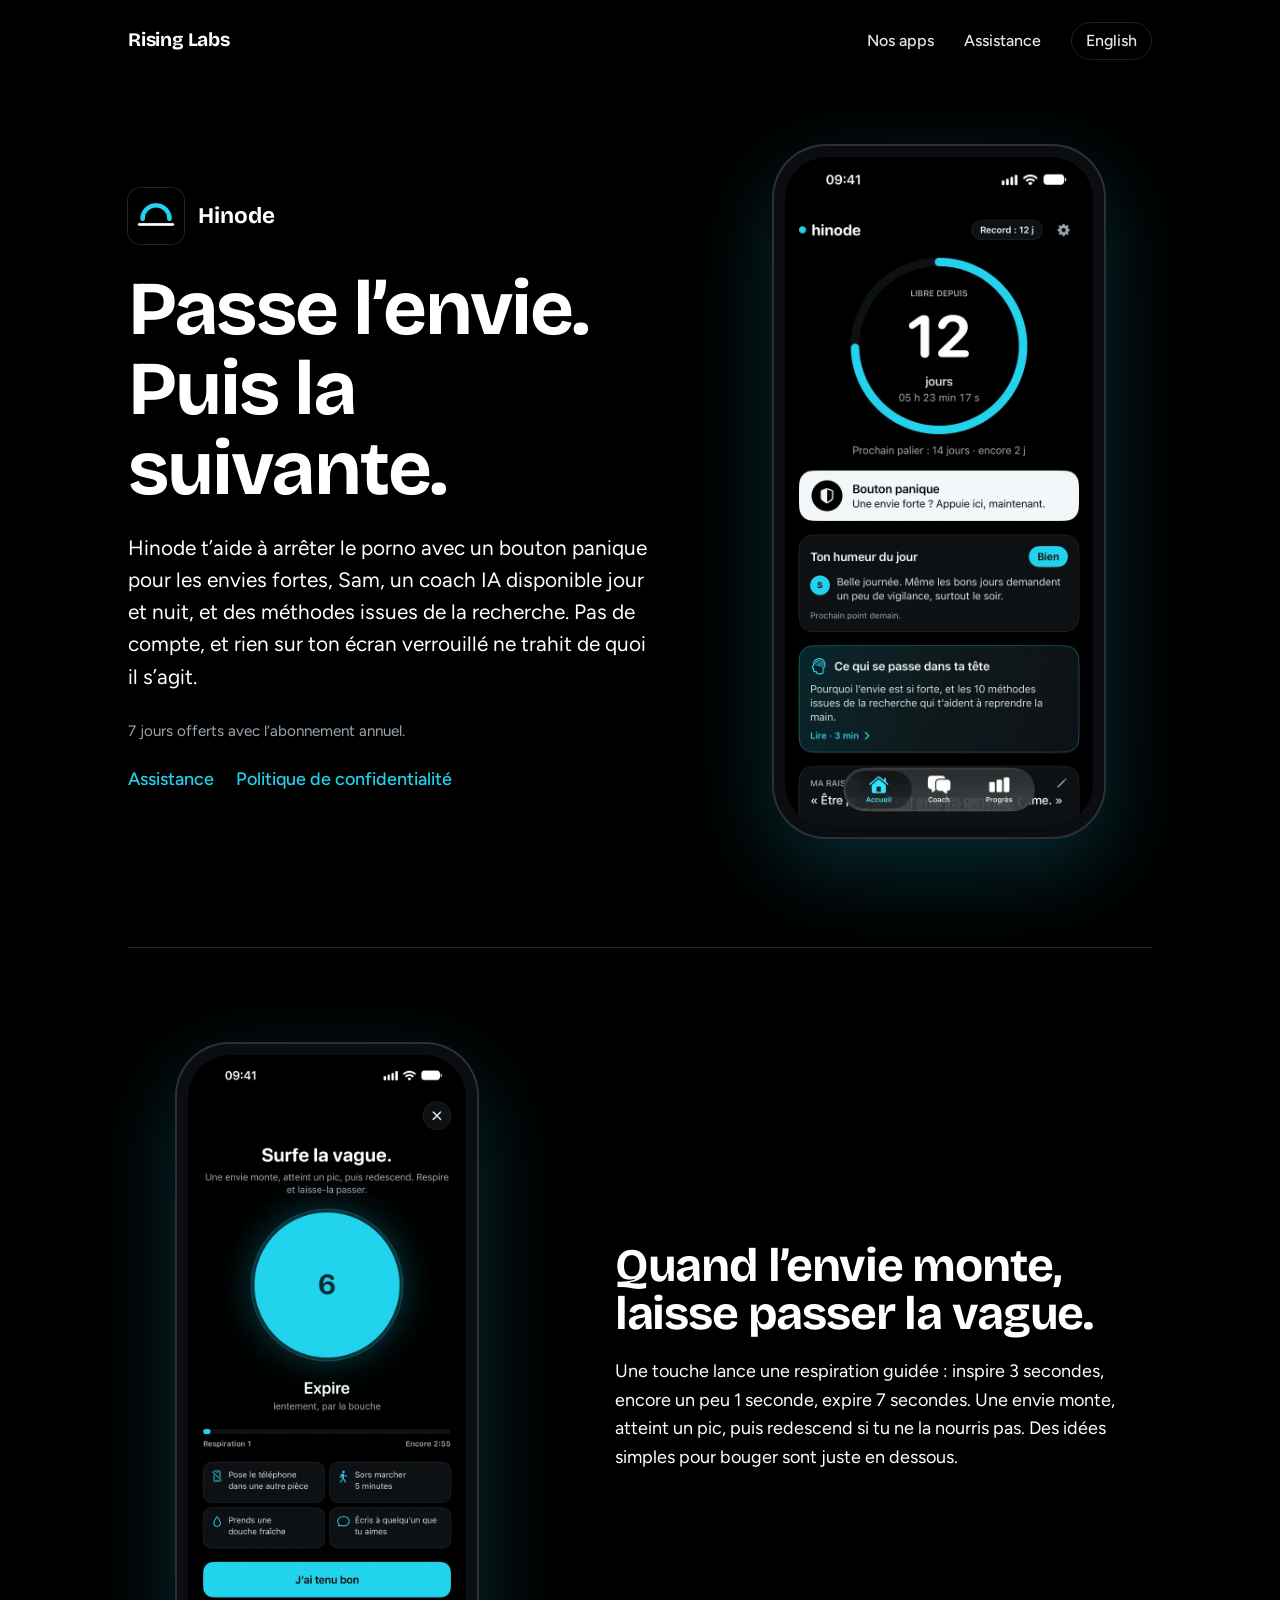
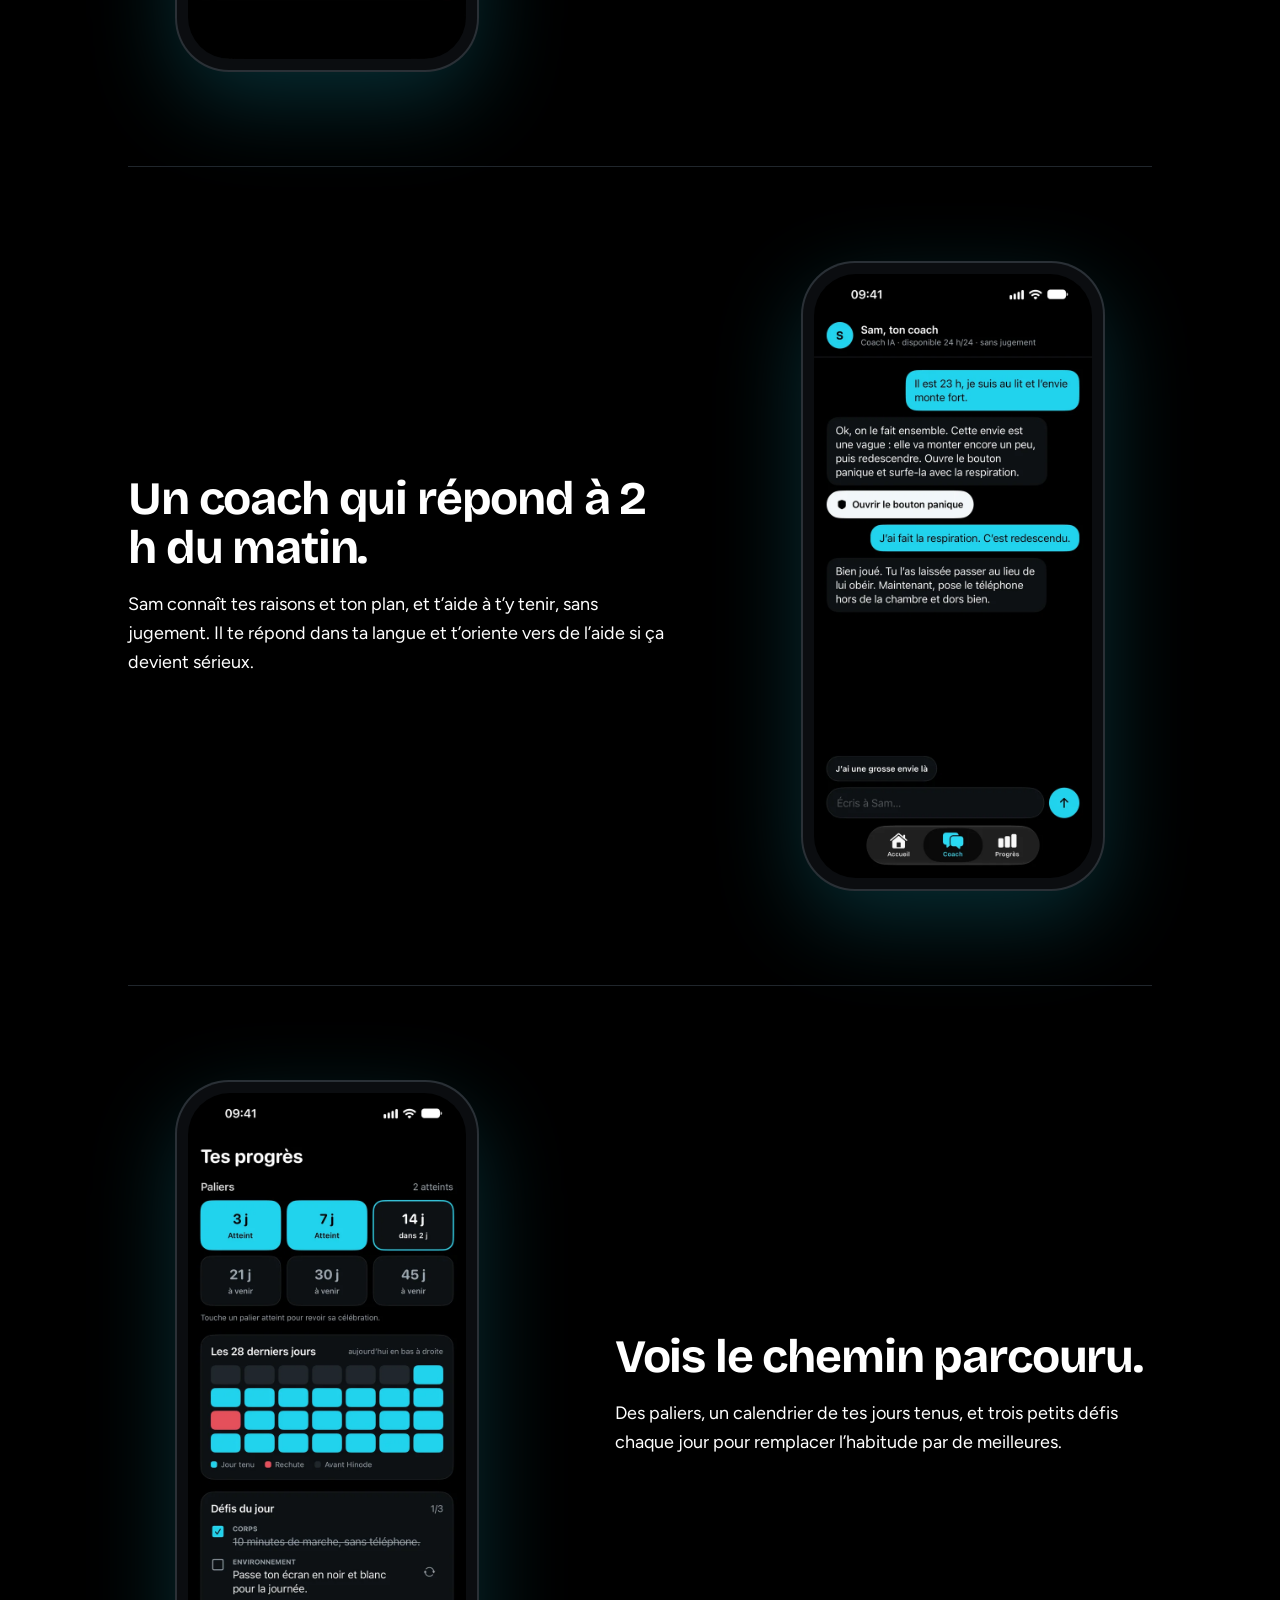
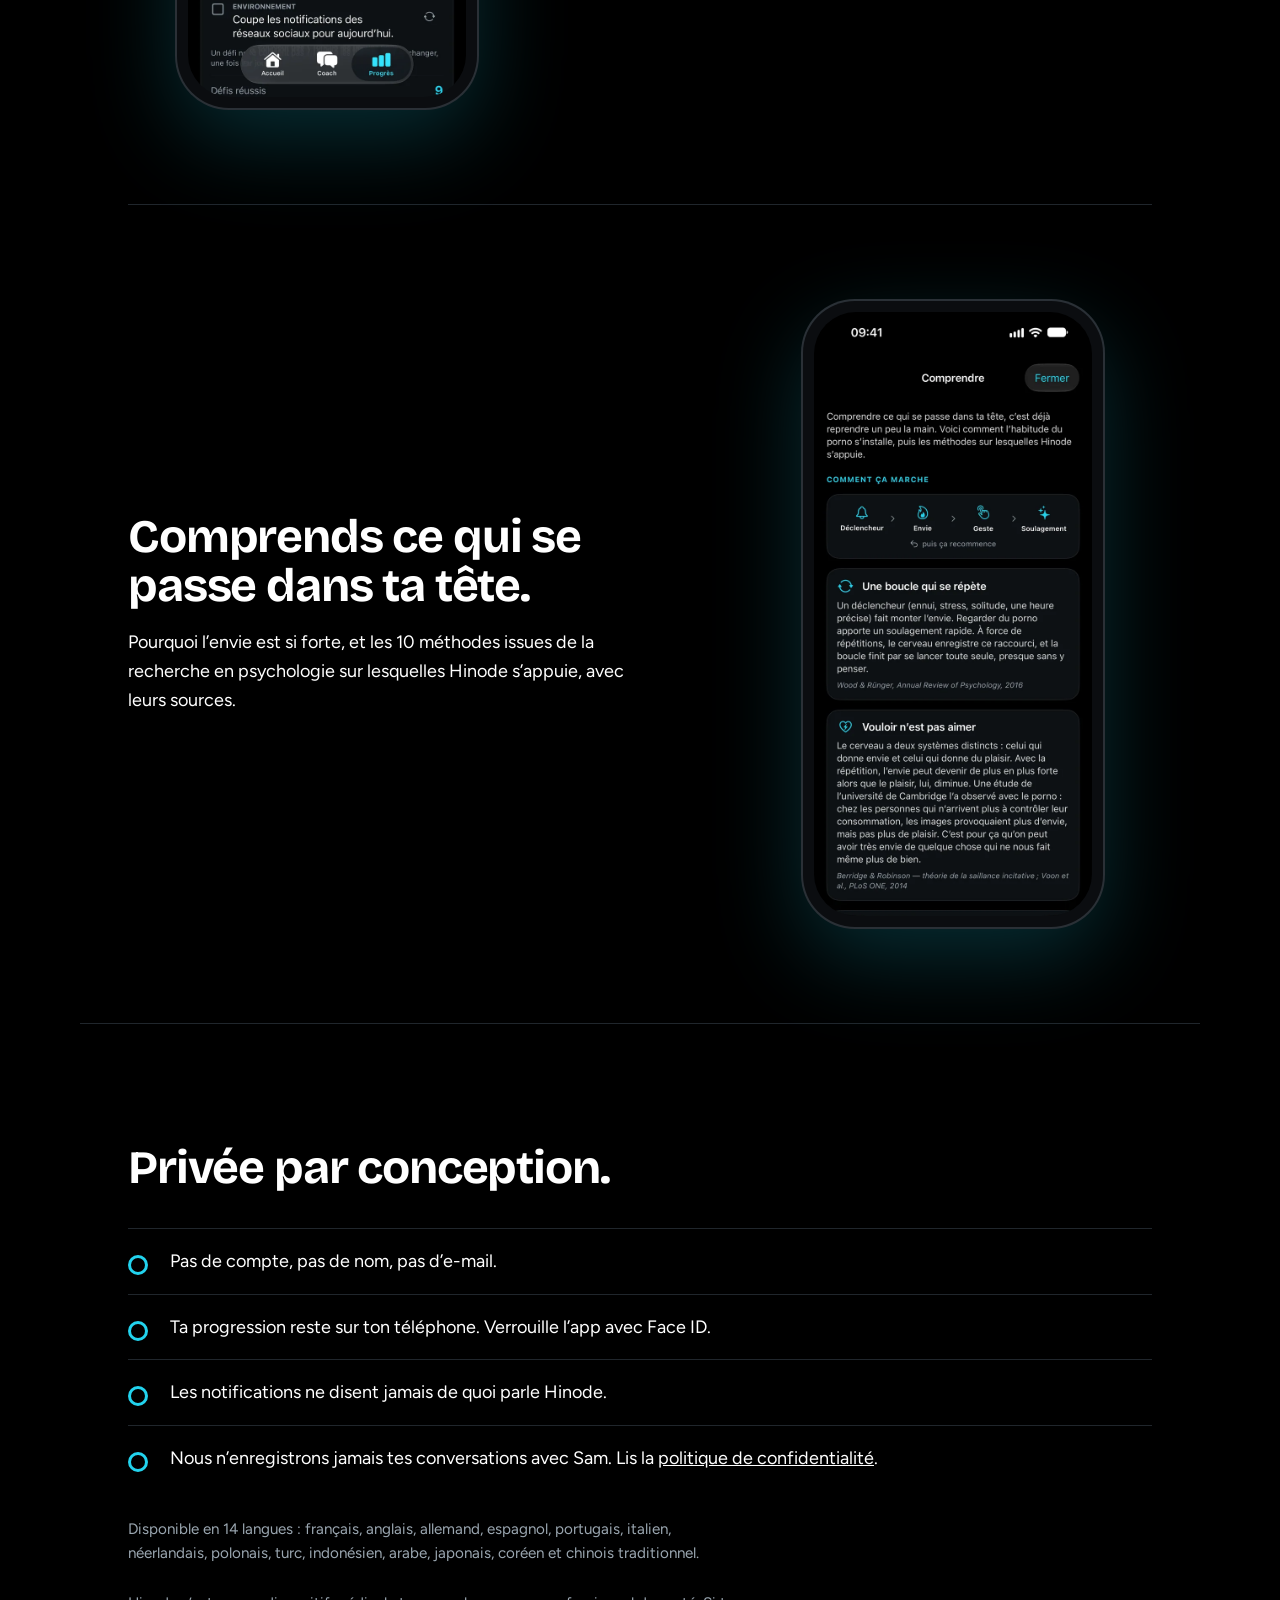
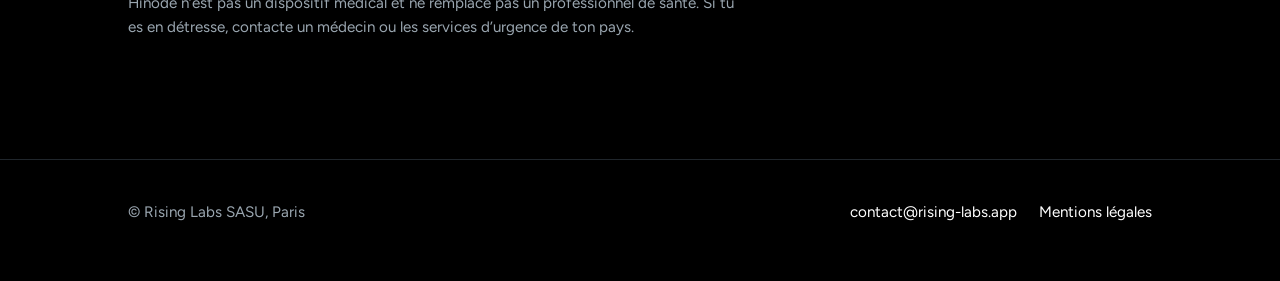
<file: fr/hinode/index.html>
<!doctype html>
<html lang="fr" class="t-hinode">
<head>
<meta charset="utf-8">
<meta name="viewport" content="width=device-width,initial-scale=1">
<title>Hinode : arrêter le porno, en toute discrétion</title>
<meta name="description" content="Hinode t’aide à arrêter le porno avec un bouton panique pour les envies fortes, un coach IA disponible 24 h/24 et des méthodes issues de la recherche. Sans compte.">
<meta name="theme-color" content="#000000">
<link rel="icon" type="image/png" href="/assets/img/hinode-icon-64.png">
<link rel="apple-touch-icon" href="/assets/img/hinode-icon-180.png">
<link rel="alternate" hreflang="en" href="https://www.rising-labs.app/hinode/">
<link rel="alternate" hreflang="fr" href="https://www.rising-labs.app/fr/hinode/">
<link rel="preload" href="/assets/fonts/bricolage-grotesque-latin-700-normal.woff2" as="font" type="font/woff2" crossorigin>
<link rel="stylesheet" href="/assets/style.css">
</head>
<body>
<header class="wrap top">
  <a class="brand" href="/fr/">Rising Labs</a>
  <nav class="nav" aria-label="Main">
    <a href="/fr/#apps">Nos apps</a>
    <a href="/fr/assistance/">Assistance</a>
    <a class="lang" href="/hinode/" hreflang="en" lang="en">English</a>
  </nav>
</header>
<main>
<div class="wrap hero-app">
  <div>
    <div class="app-id"><img src="/assets/img/hinode-icon-180.png" alt="" width="56" height="56">Hinode</div>
    <h1>Passe l’envie. Puis la suivante.</h1>
    <p class="lead">Hinode t’aide à arrêter le porno avec un bouton panique pour les envies fortes, Sam, un coach IA disponible jour et nuit, et des méthodes issues de la recherche. Pas de compte, et rien sur ton écran verrouillé ne trahit de quoi il s’agit.</p>
    <p class="note">7 jours offerts avec l’abonnement annuel.</p>
    <p class="sublinks"><a href="/fr/assistance/#hinode">Assistance</a><a href="/fr/hinode/confidentialite/">Politique de confidentialité</a></p>
  </div>
  <div class="phone"><img src="/assets/img/01-accueil-fr.webp" alt="Hinode sur iPhone : l’écran d’accueil" width="660" height="1434"></div>
</div>
<div class="wrap">
  <div class="feature">
    <div class="phone"><img src="/assets/img/02-sos-fr.webp" alt="" width="660" height="1434" loading="lazy"></div>
    <div><h2>Quand l’envie monte, laisse passer la vague.</h2><p>Une touche lance une respiration guidée : inspire 3 secondes, encore un peu 1 seconde, expire 7 secondes. Une envie monte, atteint un pic, puis redescend si tu ne la nourris pas. Des idées simples pour bouger sont juste en dessous.</p></div>
  </div>
  <div class="feature">
    <div class="phone"><img src="/assets/img/03-sam-fr.webp" alt="" width="660" height="1434" loading="lazy"></div>
    <div><h2>Un coach qui répond à 2 h du matin.</h2><p>Sam connaît tes raisons et ton plan, et t’aide à t’y tenir, sans jugement. Il te répond dans ta langue et t’oriente vers de l’aide si ça devient sérieux.</p></div>
  </div>
  <div class="feature">
    <div class="phone"><img src="/assets/img/04-progres-fr.webp" alt="" width="660" height="1434" loading="lazy"></div>
    <div><h2>Vois le chemin parcouru.</h2><p>Des paliers, un calendrier de tes jours tenus, et trois petits défis chaque jour pour remplacer l’habitude par de meilleures.</p></div>
  </div>
  <div class="feature">
    <div class="phone"><img src="/assets/img/05-comprendre-fr.webp" alt="" width="660" height="1434" loading="lazy"></div>
    <div><h2>Comprends ce qui se passe dans ta tête.</h2><p>Pourquoi l’envie est si forte, et les 10 méthodes issues de la recherche en psychologie sur lesquelles Hinode s’appuie, avec leurs sources.</p></div>
  </div>
</div>
<section class="wrap" aria-labelledby="priv" style="border-top:1px solid var(--line)">
  <h2 id="priv">Privée par conception.</h2>
  <ul class="privacy-list"><li><span>Pas de compte, pas de nom, pas d’e-mail.</span></li><li><span>Ta progression reste sur ton téléphone. Verrouille l’app avec Face ID.</span></li><li><span>Les notifications ne disent jamais de quoi parle Hinode.</span></li><li><span>Nous n’enregistrons jamais tes conversations avec Sam. Lis la <a href="/fr/hinode/confidentialite/">politique de confidentialité</a>.</span></li></ul>
  <p class="note">Disponible en 14 langues : français, anglais, allemand, espagnol, portugais, italien, néerlandais, polonais, turc, indonésien, arabe, japonais, coréen et chinois traditionnel.</p>
  <p class="note">Hinode n’est pas un dispositif médical et ne remplace pas un professionnel de santé. Si tu es en détresse, contacte un médecin ou les services d’urgence de ton pays.</p>
</section>
</main>
<footer>
  <div class="wrap">
    <span class="legal">© Rising Labs SASU, Paris</span>
    <nav aria-label="Footer">
      <a href="mailto:contact@rising-labs.app">contact@rising-labs.app</a>
      <a href="/fr/mentions-legales/">Mentions légales</a>
    </nav>
  </div>
</footer>
</body>
</html>
</file>
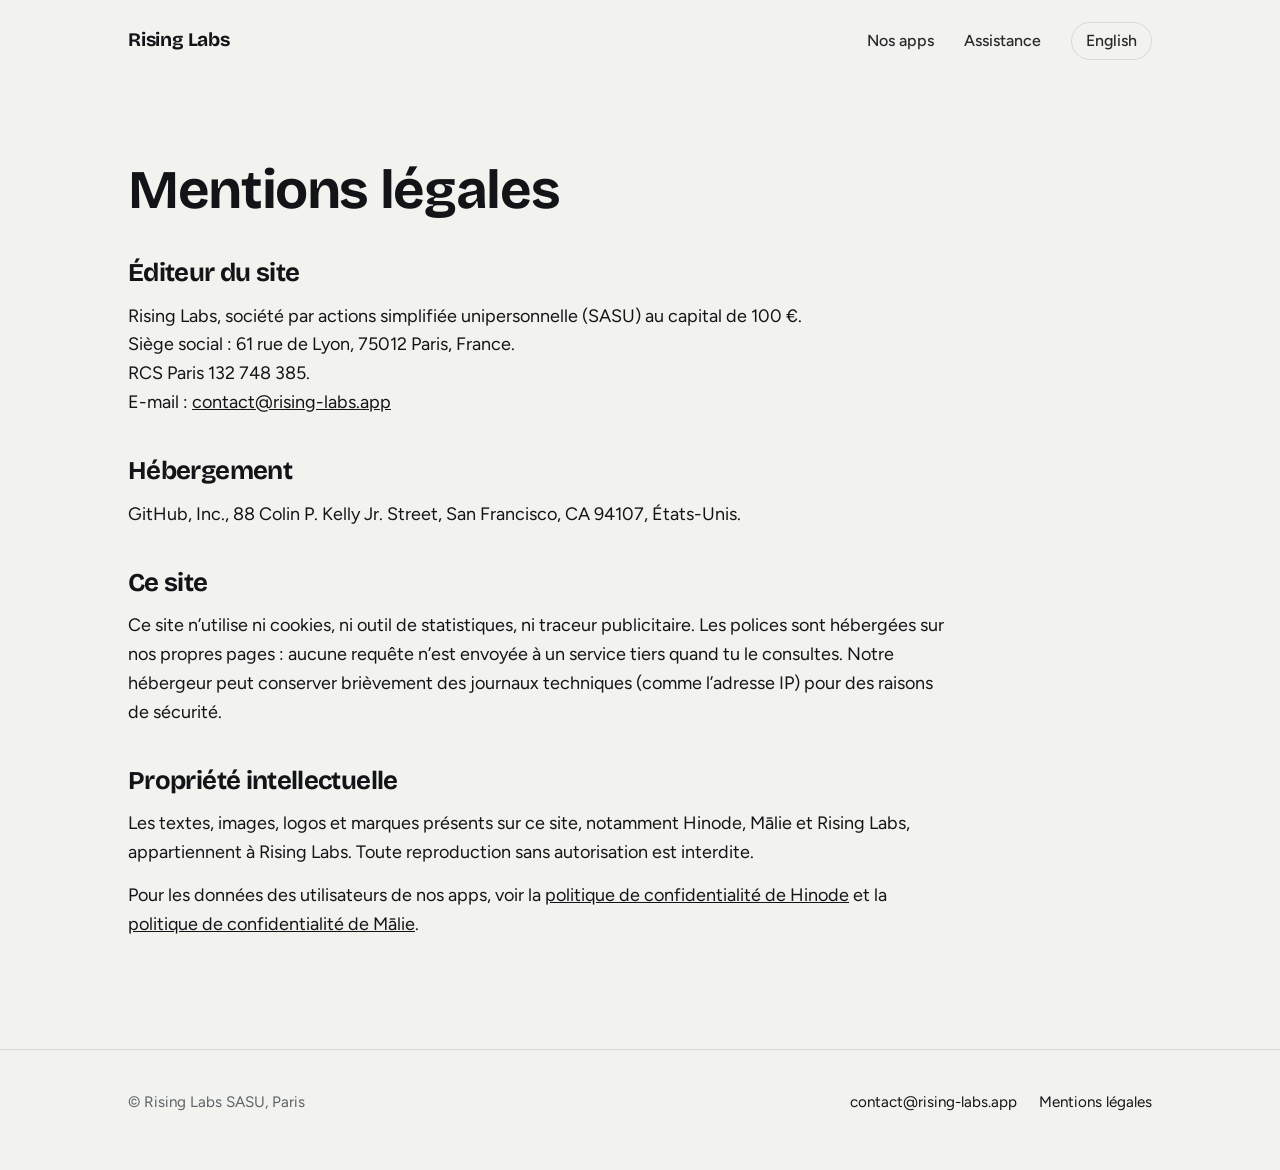
<file: fr/mentions-legales/index.html>
<!doctype html>
<html lang="fr" class="t-studio">
<head>
<meta charset="utf-8">
<meta name="viewport" content="width=device-width,initial-scale=1">
<title>Mentions légales</title>
<meta name="description" content="Rising Labs">
<meta name="theme-color" content="#f2f3ef">
<link rel="icon" type="image/svg+xml" href="/assets/img/rising-labs.svg">
<link rel="alternate" hreflang="en" href="https://www.rising-labs.app/legal/">
<link rel="alternate" hreflang="fr" href="https://www.rising-labs.app/fr/mentions-legales/">
<link rel="preload" href="/assets/fonts/bricolage-grotesque-latin-700-normal.woff2" as="font" type="font/woff2" crossorigin>
<link rel="stylesheet" href="/assets/style.css"><meta name="robots" content="noindex">
</head>
<body>
<header class="wrap top">
  <a class="brand" href="/fr/">Rising Labs</a>
  <nav class="nav" aria-label="Main">
    <a href="/fr/#apps">Nos apps</a>
    <a href="/fr/assistance/">Assistance</a>
    <a class="lang" href="/legal/" hreflang="en" lang="en">English</a>
  </nav>
</header>
<main>
<article class="wrap doc"><h1>Mentions légales</h1>
<h2>Éditeur du site</h2>
<p>Rising Labs, société par actions simplifiée unipersonnelle (SASU) au capital de 100 €.<br>Siège social : 61 rue de Lyon, 75012 Paris, France.<br>RCS Paris 132 748 385.<br>E-mail : <a href="mailto:contact@rising-labs.app">contact@rising-labs.app</a></p>
<h2>Hébergement</h2>
<p>GitHub, Inc., 88 Colin P. Kelly Jr. Street, San Francisco, CA 94107, États-Unis.</p>
<h2>Ce site</h2>
<p>Ce site n’utilise ni cookies, ni outil de statistiques, ni traceur publicitaire. Les polices sont hébergées sur nos propres pages : aucune requête n’est envoyée à un service tiers quand tu le consultes. Notre hébergeur peut conserver brièvement des journaux techniques (comme l’adresse IP) pour des raisons de sécurité.</p>
<h2>Propriété intellectuelle</h2>
<p>Les textes, images, logos et marques présents sur ce site, notamment Hinode, Mālie et Rising Labs, appartiennent à Rising Labs. Toute reproduction sans autorisation est interdite.</p>
<p>Pour les données des utilisateurs de nos apps, voir la <a href="/fr/hinode/confidentialite/">politique de confidentialité de Hinode</a> et la <a href="/fr/malie/confidentialite/">politique de confidentialité de Mālie</a>.</p></article>
</main>
<footer>
  <div class="wrap">
    <span class="legal">© Rising Labs SASU, Paris</span>
    <nav aria-label="Footer">
      <a href="mailto:contact@rising-labs.app">contact@rising-labs.app</a>
      <a href="/fr/mentions-legales/">Mentions légales</a>
    </nav>
  </div>
</footer>
</body>
</html>
</file>
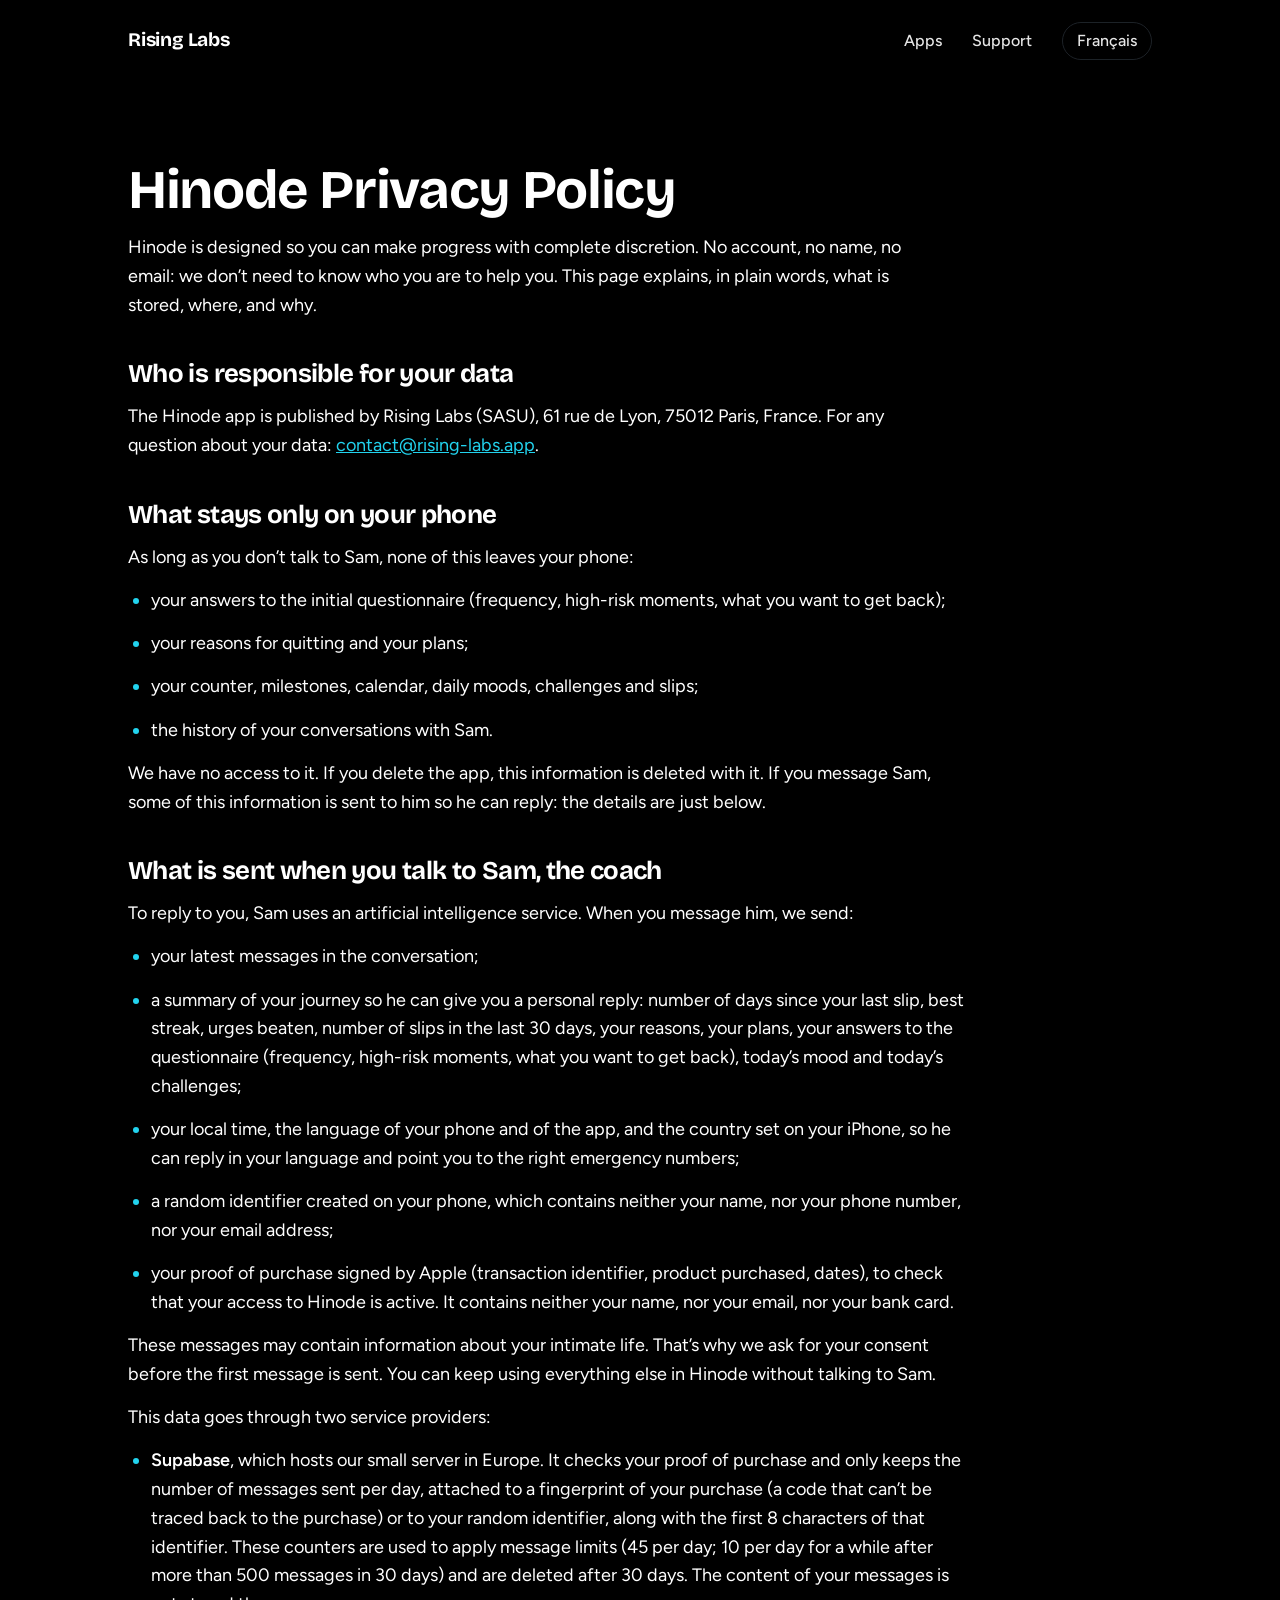
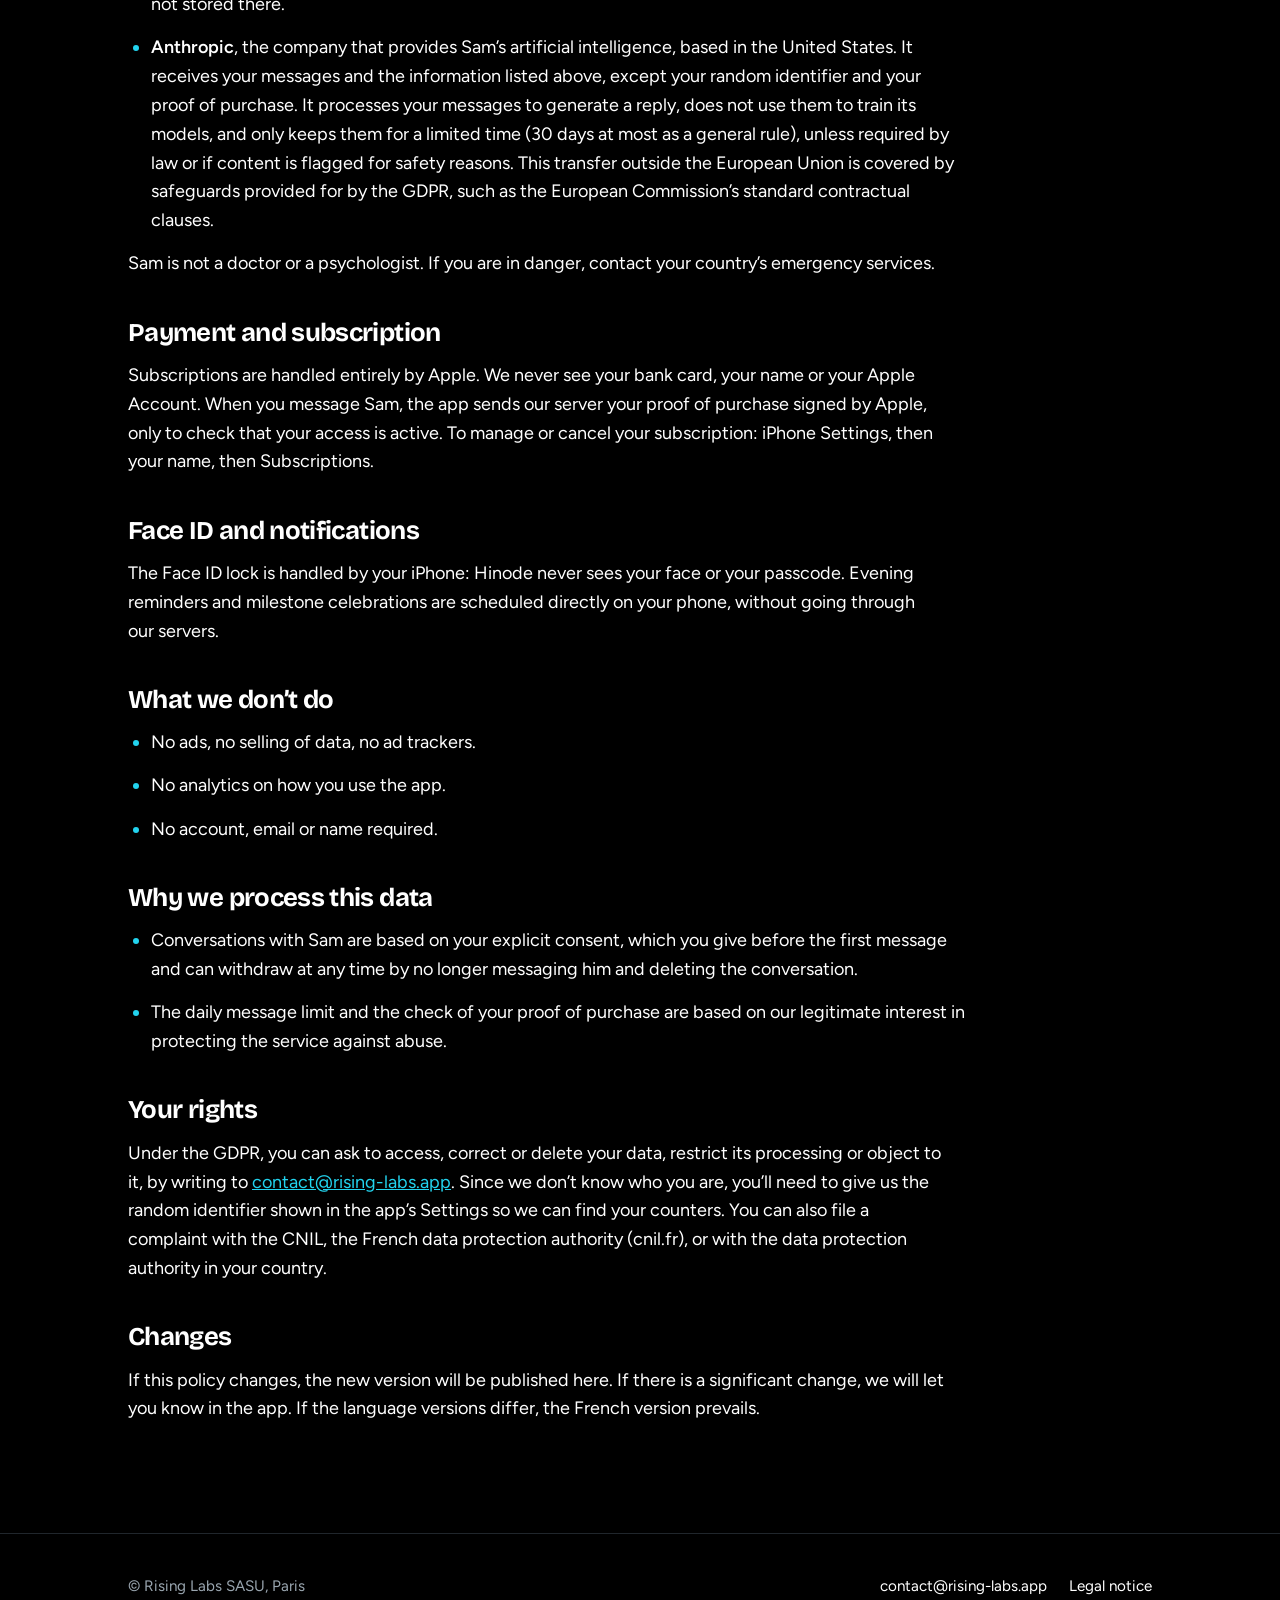
<file: hinode/privacy/index.html>
<!doctype html>
<html lang="en" class="t-hinode">
<head>
<meta charset="utf-8">
<meta name="viewport" content="width=device-width,initial-scale=1">
<title>Hinode Privacy Policy</title>
<meta name="description" content="Hinode Privacy Policy">
<meta name="theme-color" content="#000000">
<link rel="icon" type="image/png" href="/assets/img/hinode-icon-64.png">
<link rel="apple-touch-icon" href="/assets/img/hinode-icon-180.png">
<link rel="alternate" hreflang="en" href="https://www.rising-labs.app/hinode/privacy/">
<link rel="alternate" hreflang="fr" href="https://www.rising-labs.app/fr/hinode/confidentialite/">
<link rel="preload" href="/assets/fonts/bricolage-grotesque-latin-700-normal.woff2" as="font" type="font/woff2" crossorigin>
<link rel="stylesheet" href="/assets/style.css">
</head>
<body>
<header class="wrap top">
  <a class="brand" href="/">Rising Labs</a>
  <nav class="nav" aria-label="Main">
    <a href="/#apps">Apps</a>
    <a href="/support/">Support</a>
    <a class="lang" href="/fr/hinode/confidentialite/" hreflang="fr" lang="fr">Français</a>
  </nav>
</header>
<main>
<article class="wrap doc"><h1>Hinode Privacy Policy</h1>
<p>Hinode is designed so you can make progress with complete discretion. No account, no name, no email: we don’t need to know who you are to help you. This page explains, in plain words, what is stored, where, and why.</p>
<h2>Who is responsible for your data</h2>
<p>The Hinode app is published by Rising Labs (SASU), 61 rue de Lyon, 75012 Paris, France. For any question about your data: <a href="mailto:contact@rising-labs.app">contact@rising-labs.app</a>.</p>
<h2>What stays only on your phone</h2>
<p>As long as you don’t talk to Sam, none of this leaves your phone:</p>
<ul>
<li>your answers to the initial questionnaire (frequency, high-risk moments, what you want to get back);</li>
<li>your reasons for quitting and your plans;</li>
<li>your counter, milestones, calendar, daily moods, challenges and slips;</li>
<li>the history of your conversations with Sam.</li>
</ul>
<p>We have no access to it. If you delete the app, this information is deleted with it. If you message Sam, some of this information is sent to him so he can reply: the details are just below.</p>
<h2>What is sent when you talk to Sam, the coach</h2>
<p>To reply to you, Sam uses an artificial intelligence service. When you message him, we send:</p>
<ul>
<li>your latest messages in the conversation;</li>
<li>a summary of your journey so he can give you a personal reply: number of days since your last slip, best streak, urges beaten, number of slips in the last 30 days, your reasons, your plans, your answers to the questionnaire (frequency, high-risk moments, what you want to get back), today’s mood and today’s challenges;</li>
<li>your local time, the language of your phone and of the app, and the country set on your iPhone, so he can reply in your language and point you to the right emergency numbers;</li>
<li>a random identifier created on your phone, which contains neither your name, nor your phone number, nor your email address;</li>
<li>your proof of purchase signed by Apple (transaction identifier, product purchased, dates), to check that your access to Hinode is active. It contains neither your name, nor your email, nor your bank card.</li>
</ul>
<p>These messages may contain information about your intimate life. That’s why we ask for your consent before the first message is sent. You can keep using everything else in Hinode without talking to Sam.</p>
<p>This data goes through two service providers:</p>
<ul>
<li><strong>Supabase</strong>, which hosts our small server in Europe. It checks your proof of purchase and only keeps the number of messages sent per day, attached to a fingerprint of your purchase (a code that can’t be traced back to the purchase) or to your random identifier, along with the first 8 characters of that identifier. These counters are used to apply message limits (45 per day; 10 per day for a while after more than 500 messages in 30 days) and are deleted after 30 days. The content of your messages is not stored there.</li>
<li><strong>Anthropic</strong>, the company that provides Sam’s artificial intelligence, based in the United States. It receives your messages and the information listed above, except your random identifier and your proof of purchase. It processes your messages to generate a reply, does not use them to train its models, and only keeps them for a limited time (30 days at most as a general rule), unless required by law or if content is flagged for safety reasons. This transfer outside the European Union is covered by safeguards provided for by the GDPR, such as the European Commission’s standard contractual clauses.</li>
</ul>
<p>Sam is not a doctor or a psychologist. If you are in danger, contact your country’s emergency services.</p>
<h2>Payment and subscription</h2>
<p>Subscriptions are handled entirely by Apple. We never see your bank card, your name or your Apple Account. When you message Sam, the app sends our server your proof of purchase signed by Apple, only to check that your access is active. To manage or cancel your subscription: iPhone Settings, then your name, then Subscriptions.</p>
<h2>Face ID and notifications</h2>
<p>The Face ID lock is handled by your iPhone: Hinode never sees your face or your passcode. Evening reminders and milestone celebrations are scheduled directly on your phone, without going through our servers.</p>
<h2>What we don’t do</h2>
<ul>
<li>No ads, no selling of data, no ad trackers.</li>
<li>No analytics on how you use the app.</li>
<li>No account, email or name required.</li>
</ul>
<h2>Why we process this data</h2>
<ul>
<li>Conversations with Sam are based on your explicit consent, which you give before the first message and can withdraw at any time by no longer messaging him and deleting the conversation.</li>
<li>The daily message limit and the check of your proof of purchase are based on our legitimate interest in protecting the service against abuse.</li>
</ul>
<h2>Your rights</h2>
<p>Under the GDPR, you can ask to access, correct or delete your data, restrict its processing or object to it, by writing to <a href="mailto:contact@rising-labs.app">contact@rising-labs.app</a>. Since we don’t know who you are, you’ll need to give us the random identifier shown in the app’s Settings so we can find your counters. You can also file a complaint with the CNIL, the French data protection authority (cnil.fr), or with the data protection authority in your country.</p>
<h2>Changes</h2>
<p>If this policy changes, the new version will be published here. If there is a significant change, we will let you know in the app. If the language versions differ, the French version prevails.</p></article>
</main>
<footer>
  <div class="wrap">
    <span class="legal">© Rising Labs SASU, Paris</span>
    <nav aria-label="Footer">
      <a href="mailto:contact@rising-labs.app">contact@rising-labs.app</a>
      <a href="/legal/">Legal notice</a>
    </nav>
  </div>
</footer>
</body>
</html>
</file>
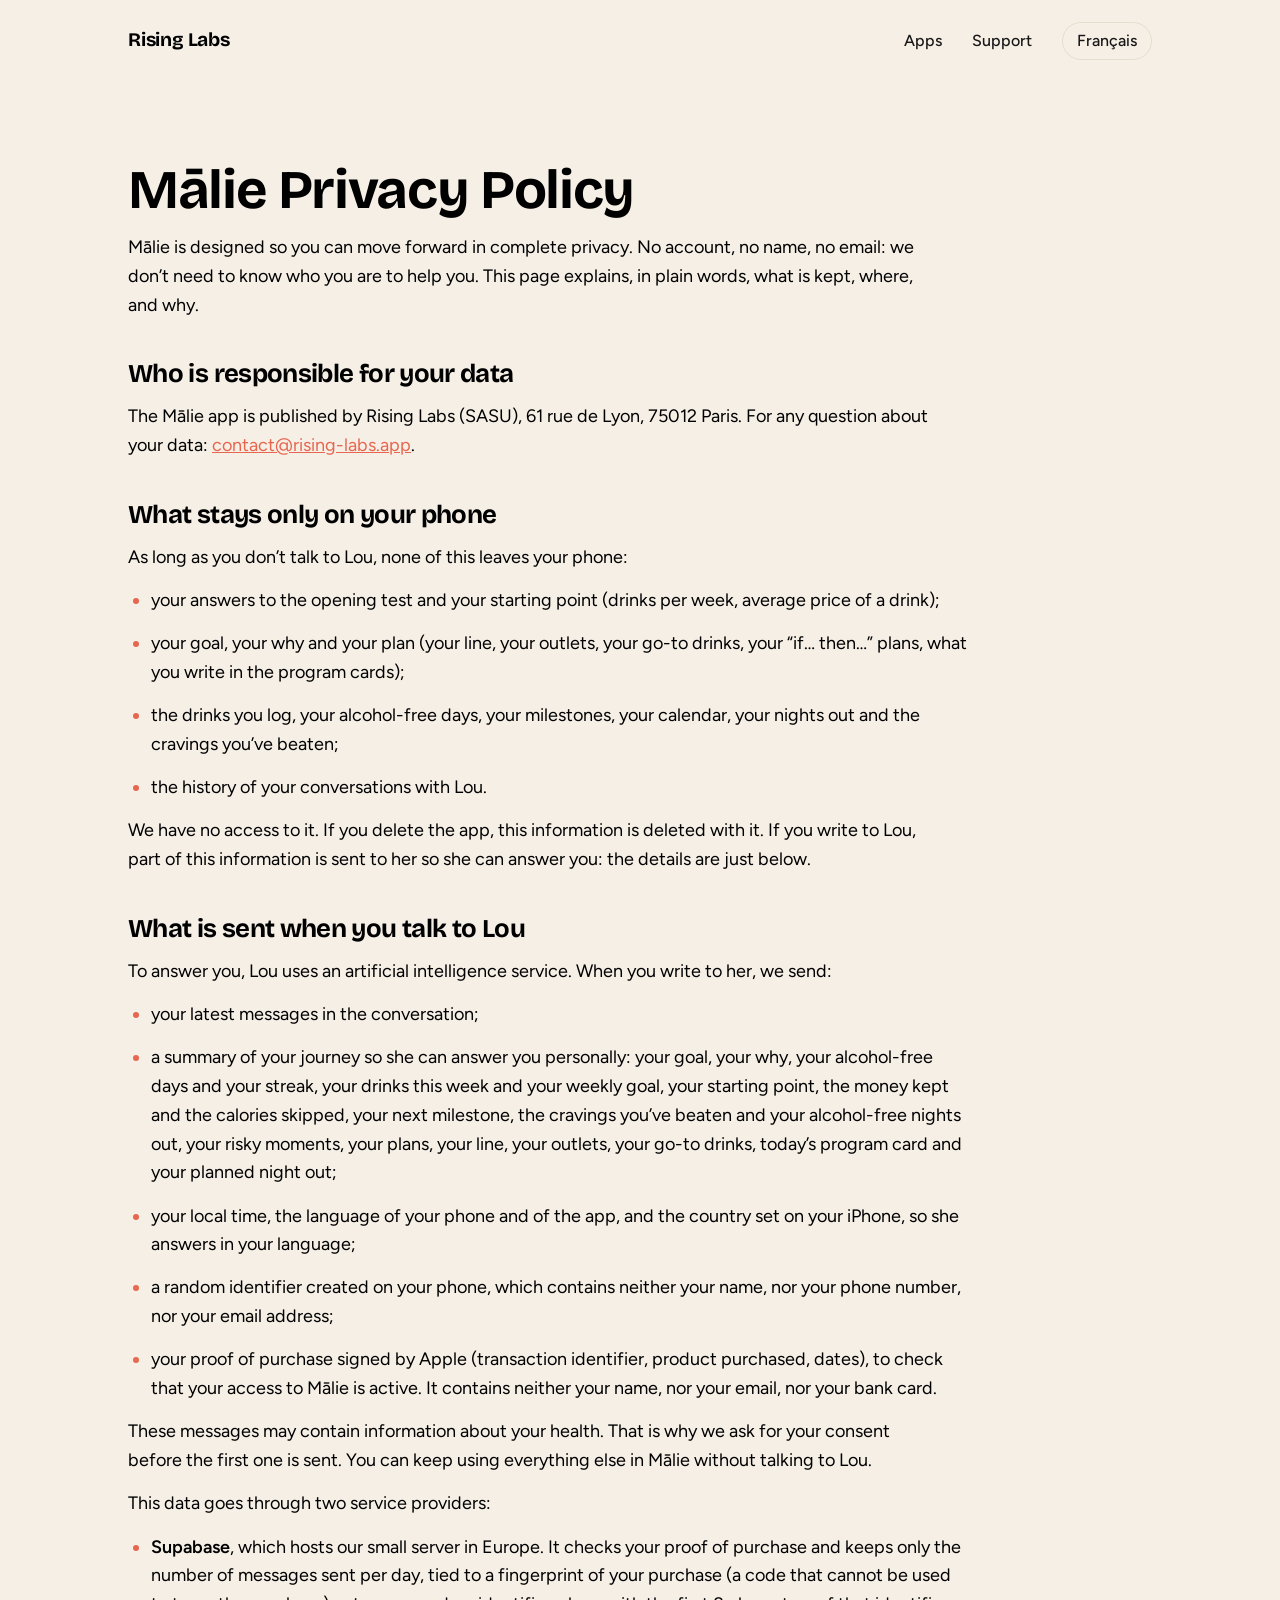
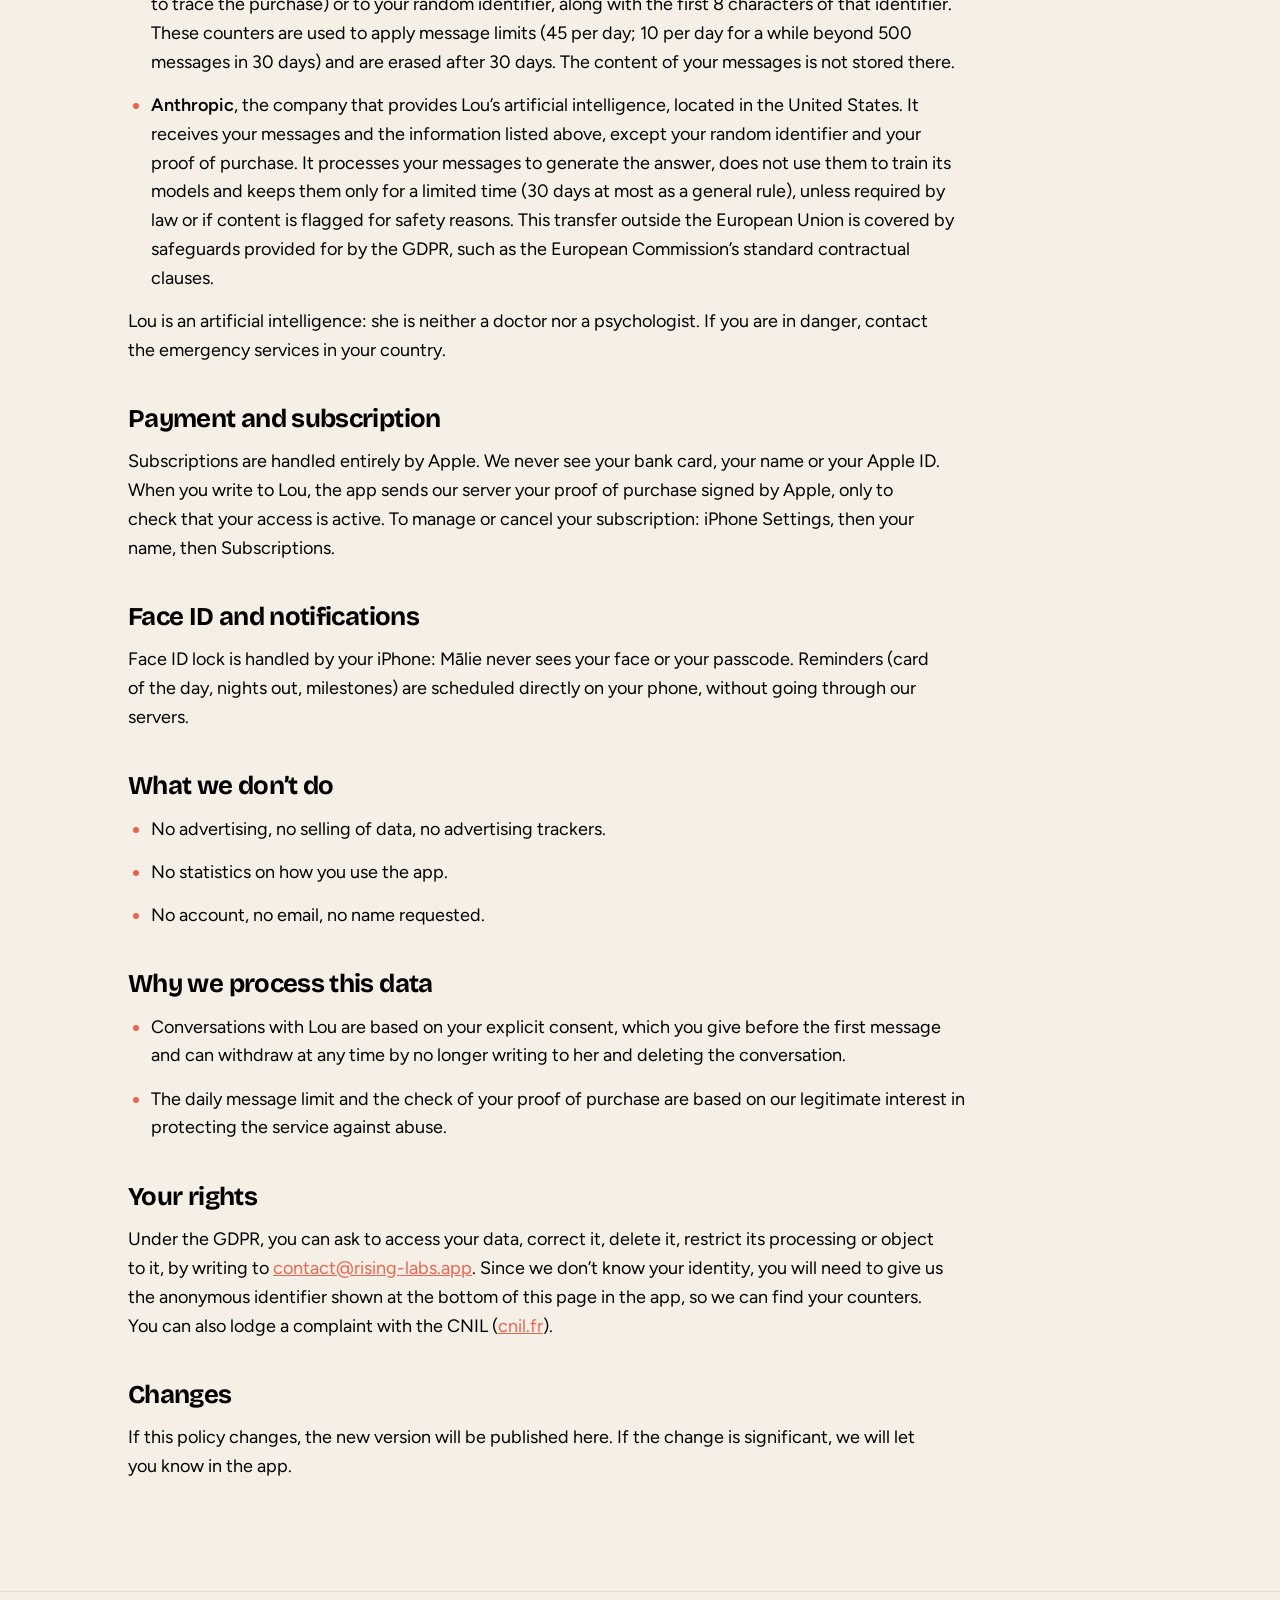
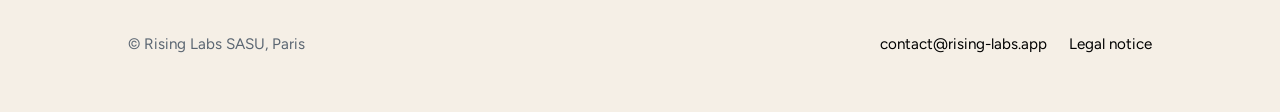
<file: malie/privacy/index.html>
<!doctype html>
<html lang="en" class="t-malie">
<head>
<meta charset="utf-8">
<meta name="viewport" content="width=device-width,initial-scale=1">
<title>Mālie Privacy Policy</title>
<meta name="description" content="Mālie Privacy Policy">
<meta name="theme-color" content="#f5efe6">
<link rel="icon" type="image/png" href="/assets/img/malie-icon-64.png">
<link rel="apple-touch-icon" href="/assets/img/malie-icon-180.png">
<link rel="alternate" hreflang="en" href="https://www.rising-labs.app/malie/privacy/">
<link rel="alternate" hreflang="fr" href="https://www.rising-labs.app/fr/malie/confidentialite/">
<link rel="preload" href="/assets/fonts/bricolage-grotesque-latin-700-normal.woff2" as="font" type="font/woff2" crossorigin>
<link rel="stylesheet" href="/assets/style.css">
</head>
<body>
<header class="wrap top">
  <a class="brand" href="/">Rising Labs</a>
  <nav class="nav" aria-label="Main">
    <a href="/#apps">Apps</a>
    <a href="/support/">Support</a>
    <a class="lang" href="/fr/malie/confidentialite/" hreflang="fr" lang="fr">Français</a>
  </nav>
</header>
<main>
<article class="wrap doc"><h1>Mālie Privacy Policy</h1>
<p>Mālie is designed so you can move forward in complete privacy. No account, no name, no email: we don’t need to know who you are to help you. This page explains, in plain words, what is kept, where, and why.</p>
<h2>Who is responsible for your data</h2>
<p>The Mālie app is published by Rising Labs (SASU), 61 rue de Lyon, 75012 Paris. For any question about your data: <a href="mailto:contact@rising-labs.app">contact@rising-labs.app</a>.</p>
<h2>What stays only on your phone</h2>
<p>As long as you don’t talk to Lou, none of this leaves your phone:</p>
<ul><li>your answers to the opening test and your starting point (drinks per week, average price of a drink);</li><li>your goal, your why and your plan (your line, your outlets, your go-to drinks, your “if… then…” plans, what you write in the program cards);</li><li>the drinks you log, your alcohol-free days, your milestones, your calendar, your nights out and the cravings you’ve beaten;</li><li>the history of your conversations with Lou.</li></ul>
<p>We have no access to it. If you delete the app, this information is deleted with it. If you write to Lou, part of this information is sent to her so she can answer you: the details are just below.</p>
<h2>What is sent when you talk to Lou</h2>
<p>To answer you, Lou uses an artificial intelligence service. When you write to her, we send:</p>
<ul><li>your latest messages in the conversation;</li><li>a summary of your journey so she can answer you personally: your goal, your why, your alcohol-free days and your streak, your drinks this week and your weekly goal, your starting point, the money kept and the calories skipped, your next milestone, the cravings you’ve beaten and your alcohol-free nights out, your risky moments, your plans, your line, your outlets, your go-to drinks, today’s program card and your planned night out;</li><li>your local time, the language of your phone and of the app, and the country set on your iPhone, so she answers in your language;</li><li>a random identifier created on your phone, which contains neither your name, nor your phone number, nor your email address;</li><li>your proof of purchase signed by Apple (transaction identifier, product purchased, dates), to check that your access to Mālie is active. It contains neither your name, nor your email, nor your bank card.</li></ul>
<p>These messages may contain information about your health. That is why we ask for your consent before the first one is sent. You can keep using everything else in Mālie without talking to Lou.</p>
<p>This data goes through two service providers:</p>
<ul><li><strong>Supabase</strong>, which hosts our small server in Europe. It checks your proof of purchase and keeps only the number of messages sent per day, tied to a fingerprint of your purchase (a code that cannot be used to trace the purchase) or to your random identifier, along with the first 8 characters of that identifier. These counters are used to apply message limits (45 per day; 10 per day for a while beyond 500 messages in 30 days) and are erased after 30 days. The content of your messages is not stored there.</li><li><strong>Anthropic</strong>, the company that provides Lou’s artificial intelligence, located in the United States. It receives your messages and the information listed above, except your random identifier and your proof of purchase. It processes your messages to generate the answer, does not use them to train its models and keeps them only for a limited time (30 days at most as a general rule), unless required by law or if content is flagged for safety reasons. This transfer outside the European Union is covered by safeguards provided for by the GDPR, such as the European Commission’s standard contractual clauses.</li></ul>
<p>Lou is an artificial intelligence: she is neither a doctor nor a psychologist. If you are in danger, contact the emergency services in your country.</p>
<h2>Payment and subscription</h2>
<p>Subscriptions are handled entirely by Apple. We never see your bank card, your name or your Apple ID. When you write to Lou, the app sends our server your proof of purchase signed by Apple, only to check that your access is active. To manage or cancel your subscription: iPhone Settings, then your name, then Subscriptions.</p>
<h2>Face ID and notifications</h2>
<p>Face ID lock is handled by your iPhone: Mālie never sees your face or your passcode. Reminders (card of the day, nights out, milestones) are scheduled directly on your phone, without going through our servers.</p>
<h2>What we don’t do</h2>
<ul><li>No advertising, no selling of data, no advertising trackers.</li><li>No statistics on how you use the app.</li><li>No account, no email, no name requested.</li></ul>
<h2>Why we process this data</h2>
<ul><li>Conversations with Lou are based on your explicit consent, which you give before the first message and can withdraw at any time by no longer writing to her and deleting the conversation.</li><li>The daily message limit and the check of your proof of purchase are based on our legitimate interest in protecting the service against abuse.</li></ul>
<h2>Your rights</h2>
<p>Under the GDPR, you can ask to access your data, correct it, delete it, restrict its processing or object to it, by writing to <a href="mailto:contact@rising-labs.app">contact@rising-labs.app</a>. Since we don’t know your identity, you will need to give us the anonymous identifier shown at the bottom of this page in the app, so we can find your counters. You can also lodge a complaint with the CNIL (<a href="https://www.cnil.fr">cnil.fr</a>).</p>
<h2>Changes</h2>
<p>If this policy changes, the new version will be published here. If the change is significant, we will let you know in the app.</p></article>
</main>
<footer>
  <div class="wrap">
    <span class="legal">© Rising Labs SASU, Paris</span>
    <nav aria-label="Footer">
      <a href="mailto:contact@rising-labs.app">contact@rising-labs.app</a>
      <a href="/legal/">Legal notice</a>
    </nav>
  </div>
</footer>
</body>
</html>
</file>
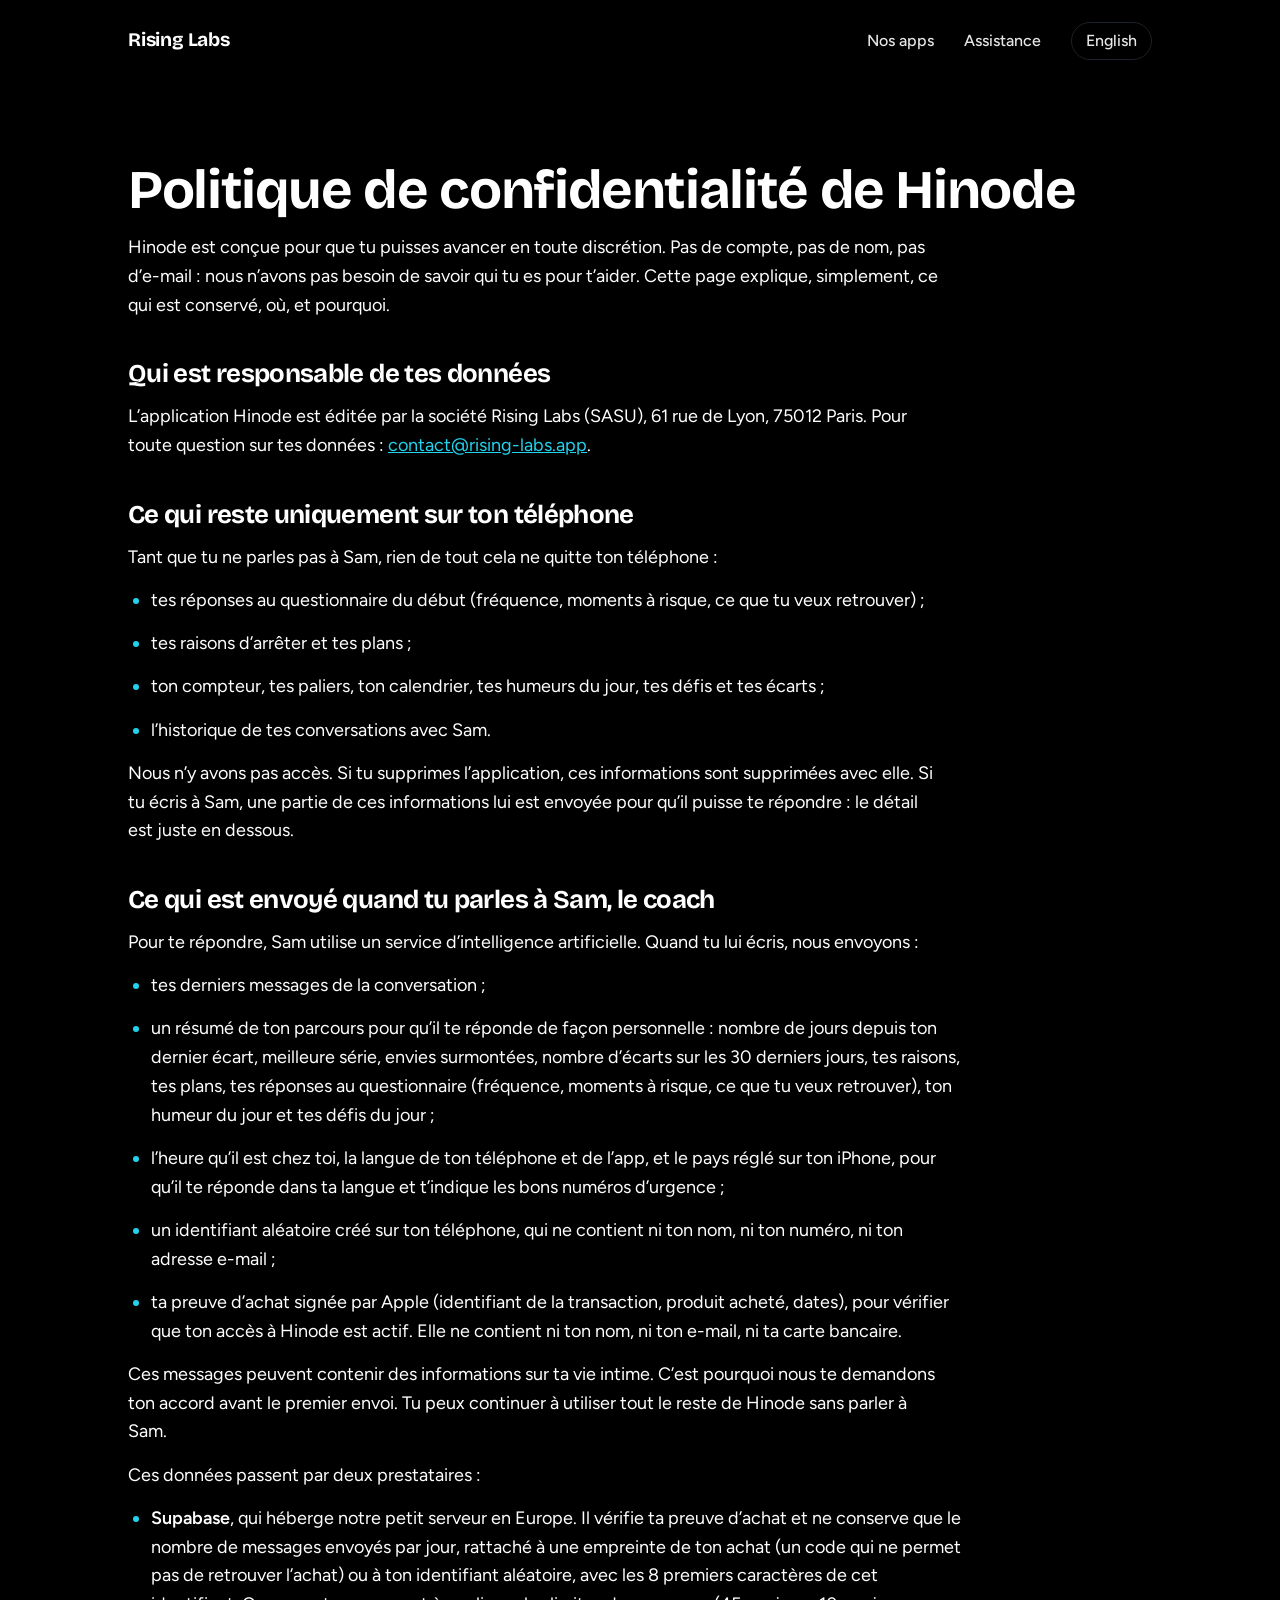
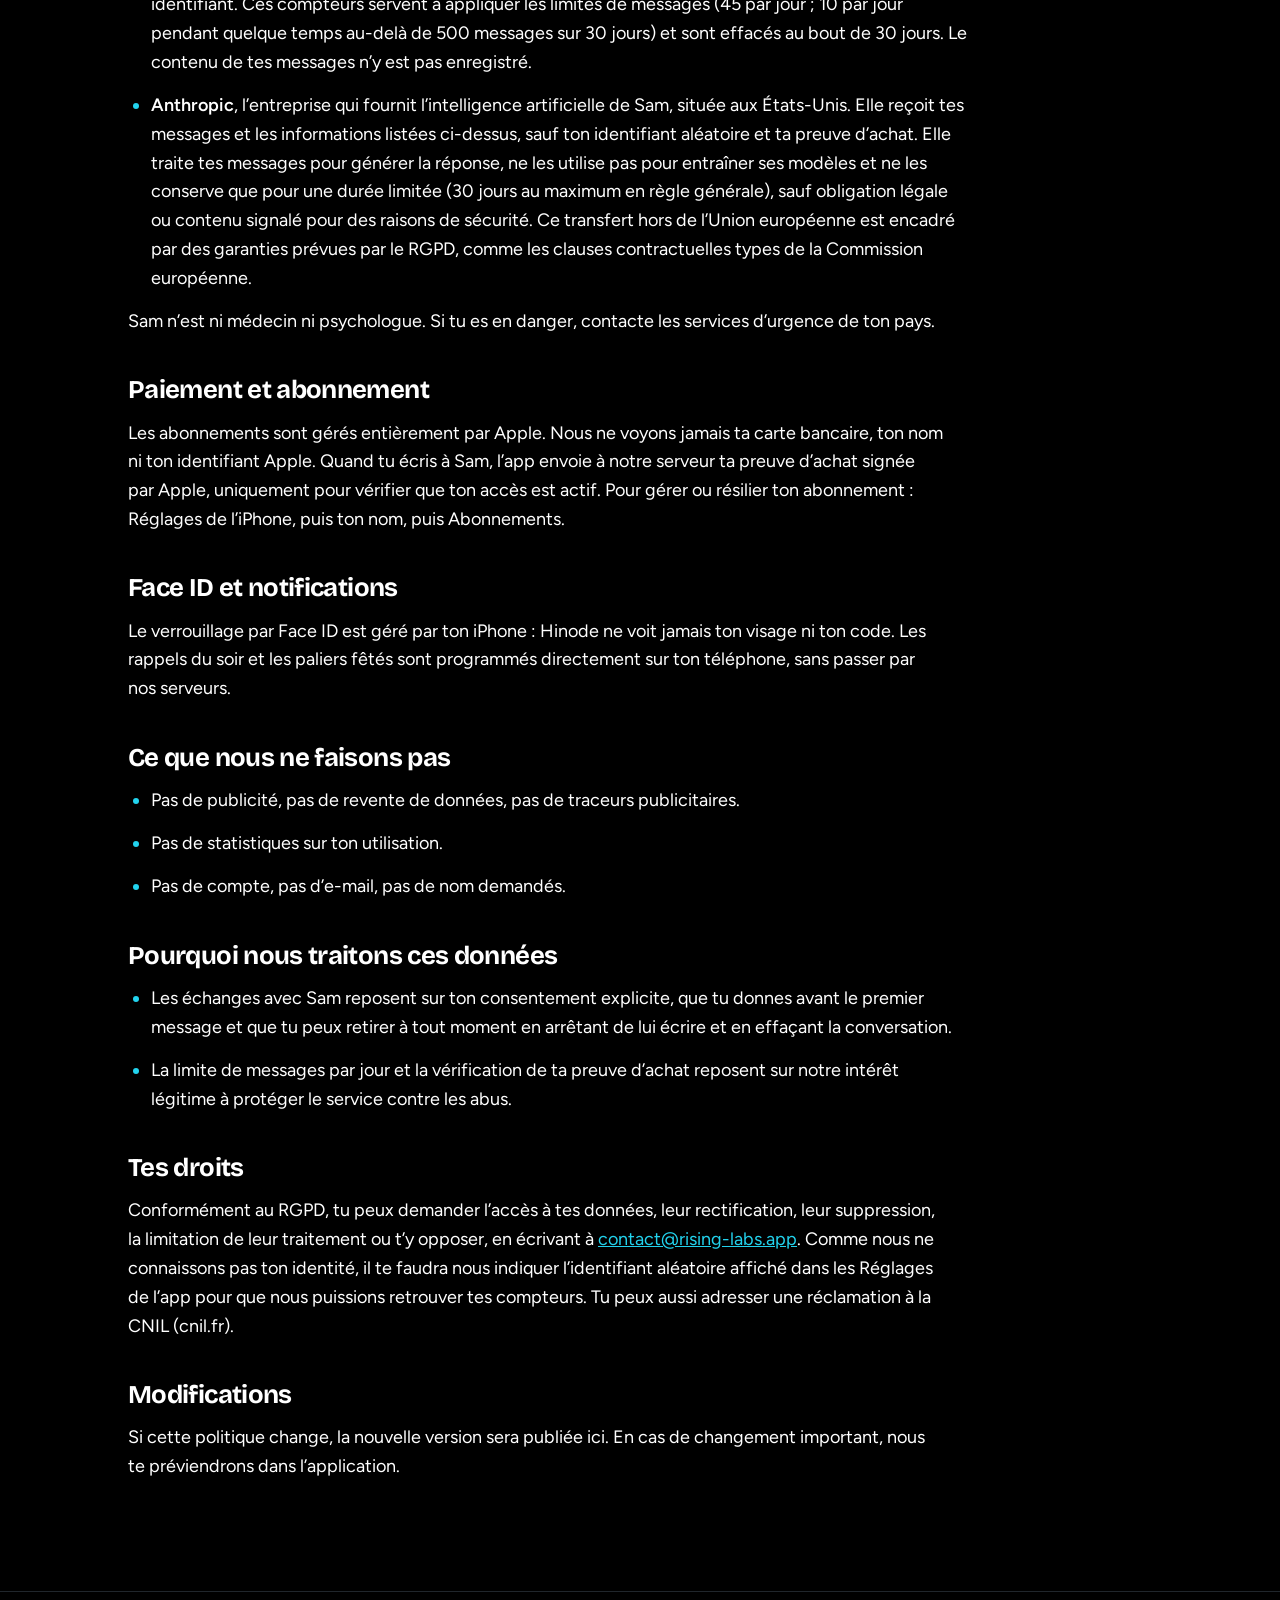
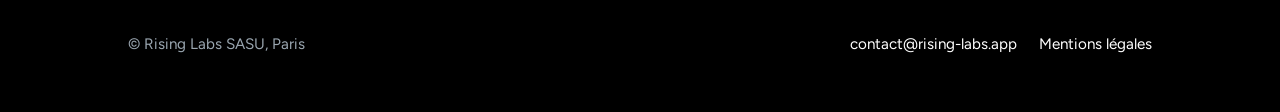
<file: fr/hinode/confidentialite/index.html>
<!doctype html>
<html lang="fr" class="t-hinode">
<head>
<meta charset="utf-8">
<meta name="viewport" content="width=device-width,initial-scale=1">
<title>Politique de confidentialité de Hinode</title>
<meta name="description" content="Politique de confidentialité de Hinode">
<meta name="theme-color" content="#000000">
<link rel="icon" type="image/png" href="/assets/img/hinode-icon-64.png">
<link rel="apple-touch-icon" href="/assets/img/hinode-icon-180.png">
<link rel="alternate" hreflang="en" href="https://www.rising-labs.app/hinode/privacy/">
<link rel="alternate" hreflang="fr" href="https://www.rising-labs.app/fr/hinode/confidentialite/">
<link rel="preload" href="/assets/fonts/bricolage-grotesque-latin-700-normal.woff2" as="font" type="font/woff2" crossorigin>
<link rel="stylesheet" href="/assets/style.css">
</head>
<body>
<header class="wrap top">
  <a class="brand" href="/fr/">Rising Labs</a>
  <nav class="nav" aria-label="Main">
    <a href="/fr/#apps">Nos apps</a>
    <a href="/fr/assistance/">Assistance</a>
    <a class="lang" href="/hinode/privacy/" hreflang="en" lang="en">English</a>
  </nav>
</header>
<main>
<article class="wrap doc"><h1>Politique de confidentialité de Hinode</h1>
<p>Hinode est conçue pour que tu puisses avancer en toute discrétion. Pas de compte, pas de nom, pas d’e-mail : nous n’avons pas besoin de savoir qui tu es pour t’aider. Cette page explique, simplement, ce qui est conservé, où, et pourquoi.</p>
<h2>Qui est responsable de tes données</h2>
<p>L’application Hinode est éditée par la société Rising Labs (SASU), 61 rue de Lyon, 75012 Paris. Pour toute question sur tes données : <a href="mailto:contact@rising-labs.app">contact@rising-labs.app</a>.</p>
<h2>Ce qui reste uniquement sur ton téléphone</h2>
<p>Tant que tu ne parles pas à Sam, rien de tout cela ne quitte ton téléphone :</p>
<ul>
<li>tes réponses au questionnaire du début (fréquence, moments à risque, ce que tu veux retrouver) ;</li>
<li>tes raisons d’arrêter et tes plans ;</li>
<li>ton compteur, tes paliers, ton calendrier, tes humeurs du jour, tes défis et tes écarts ;</li>
<li>l’historique de tes conversations avec Sam.</li>
</ul>
<p>Nous n’y avons pas accès. Si tu supprimes l’application, ces informations sont supprimées avec elle. Si tu écris à Sam, une partie de ces informations lui est envoyée pour qu’il puisse te répondre : le détail est juste en dessous.</p>
<h2>Ce qui est envoyé quand tu parles à Sam, le coach</h2>
<p>Pour te répondre, Sam utilise un service d’intelligence artificielle. Quand tu lui écris, nous envoyons :</p>
<ul>
<li>tes derniers messages de la conversation ;</li>
<li>un résumé de ton parcours pour qu’il te réponde de façon personnelle : nombre de jours depuis ton dernier écart, meilleure série, envies surmontées, nombre d’écarts sur les 30 derniers jours, tes raisons, tes plans, tes réponses au questionnaire (fréquence, moments à risque, ce que tu veux retrouver), ton humeur du jour et tes défis du jour ;</li>
<li>l’heure qu’il est chez toi, la langue de ton téléphone et de l’app, et le pays réglé sur ton iPhone, pour qu’il te réponde dans ta langue et t’indique les bons numéros d’urgence ;</li>
<li>un identifiant aléatoire créé sur ton téléphone, qui ne contient ni ton nom, ni ton numéro, ni ton adresse e-mail ;</li>
<li>ta preuve d’achat signée par Apple (identifiant de la transaction, produit acheté, dates), pour vérifier que ton accès à Hinode est actif. Elle ne contient ni ton nom, ni ton e-mail, ni ta carte bancaire.</li>
</ul>
<p>Ces messages peuvent contenir des informations sur ta vie intime. C’est pourquoi nous te demandons ton accord avant le premier envoi. Tu peux continuer à utiliser tout le reste de Hinode sans parler à Sam.</p>
<p>Ces données passent par deux prestataires :</p>
<ul>
<li><strong>Supabase</strong>, qui héberge notre petit serveur en Europe. Il vérifie ta preuve d’achat et ne conserve que le nombre de messages envoyés par jour, rattaché à une empreinte de ton achat (un code qui ne permet pas de retrouver l’achat) ou à ton identifiant aléatoire, avec les 8 premiers caractères de cet identifiant. Ces compteurs servent à appliquer les limites de messages (45 par jour ; 10 par jour pendant quelque temps au-delà de 500 messages sur 30 jours) et sont effacés au bout de 30 jours. Le contenu de tes messages n’y est pas enregistré.</li>
<li><strong>Anthropic</strong>, l’entreprise qui fournit l’intelligence artificielle de Sam, située aux États-Unis. Elle reçoit tes messages et les informations listées ci-dessus, sauf ton identifiant aléatoire et ta preuve d’achat. Elle traite tes messages pour générer la réponse, ne les utilise pas pour entraîner ses modèles et ne les conserve que pour une durée limitée (30 jours au maximum en règle générale), sauf obligation légale ou contenu signalé pour des raisons de sécurité. Ce transfert hors de l’Union européenne est encadré par des garanties prévues par le RGPD, comme les clauses contractuelles types de la Commission européenne.</li>
</ul>
<p>Sam n’est ni médecin ni psychologue. Si tu es en danger, contacte les services d’urgence de ton pays.</p>
<h2>Paiement et abonnement</h2>
<p>Les abonnements sont gérés entièrement par Apple. Nous ne voyons jamais ta carte bancaire, ton nom ni ton identifiant Apple. Quand tu écris à Sam, l’app envoie à notre serveur ta preuve d’achat signée par Apple, uniquement pour vérifier que ton accès est actif. Pour gérer ou résilier ton abonnement : Réglages de l’iPhone, puis ton nom, puis Abonnements.</p>
<h2>Face ID et notifications</h2>
<p>Le verrouillage par Face ID est géré par ton iPhone : Hinode ne voit jamais ton visage ni ton code. Les rappels du soir et les paliers fêtés sont programmés directement sur ton téléphone, sans passer par nos serveurs.</p>
<h2>Ce que nous ne faisons pas</h2>
<ul>
<li>Pas de publicité, pas de revente de données, pas de traceurs publicitaires.</li>
<li>Pas de statistiques sur ton utilisation.</li>
<li>Pas de compte, pas d’e-mail, pas de nom demandés.</li>
</ul>
<h2>Pourquoi nous traitons ces données</h2>
<ul>
<li>Les échanges avec Sam reposent sur ton consentement explicite, que tu donnes avant le premier message et que tu peux retirer à tout moment en arrêtant de lui écrire et en effaçant la conversation.</li>
<li>La limite de messages par jour et la vérification de ta preuve d’achat reposent sur notre intérêt légitime à protéger le service contre les abus.</li>
</ul>
<h2>Tes droits</h2>
<p>Conformément au RGPD, tu peux demander l’accès à tes données, leur rectification, leur suppression, la limitation de leur traitement ou t’y opposer, en écrivant à <a href="mailto:contact@rising-labs.app">contact@rising-labs.app</a>. Comme nous ne connaissons pas ton identité, il te faudra nous indiquer l’identifiant aléatoire affiché dans les Réglages de l’app pour que nous puissions retrouver tes compteurs. Tu peux aussi adresser une réclamation à la CNIL (cnil.fr).</p>
<h2>Modifications</h2>
<p>Si cette politique change, la nouvelle version sera publiée ici. En cas de changement important, nous te préviendrons dans l’application.</p></article>
</main>
<footer>
  <div class="wrap">
    <span class="legal">© Rising Labs SASU, Paris</span>
    <nav aria-label="Footer">
      <a href="mailto:contact@rising-labs.app">contact@rising-labs.app</a>
      <a href="/fr/mentions-legales/">Mentions légales</a>
    </nav>
  </div>
</footer>
</body>
</html>
</file>
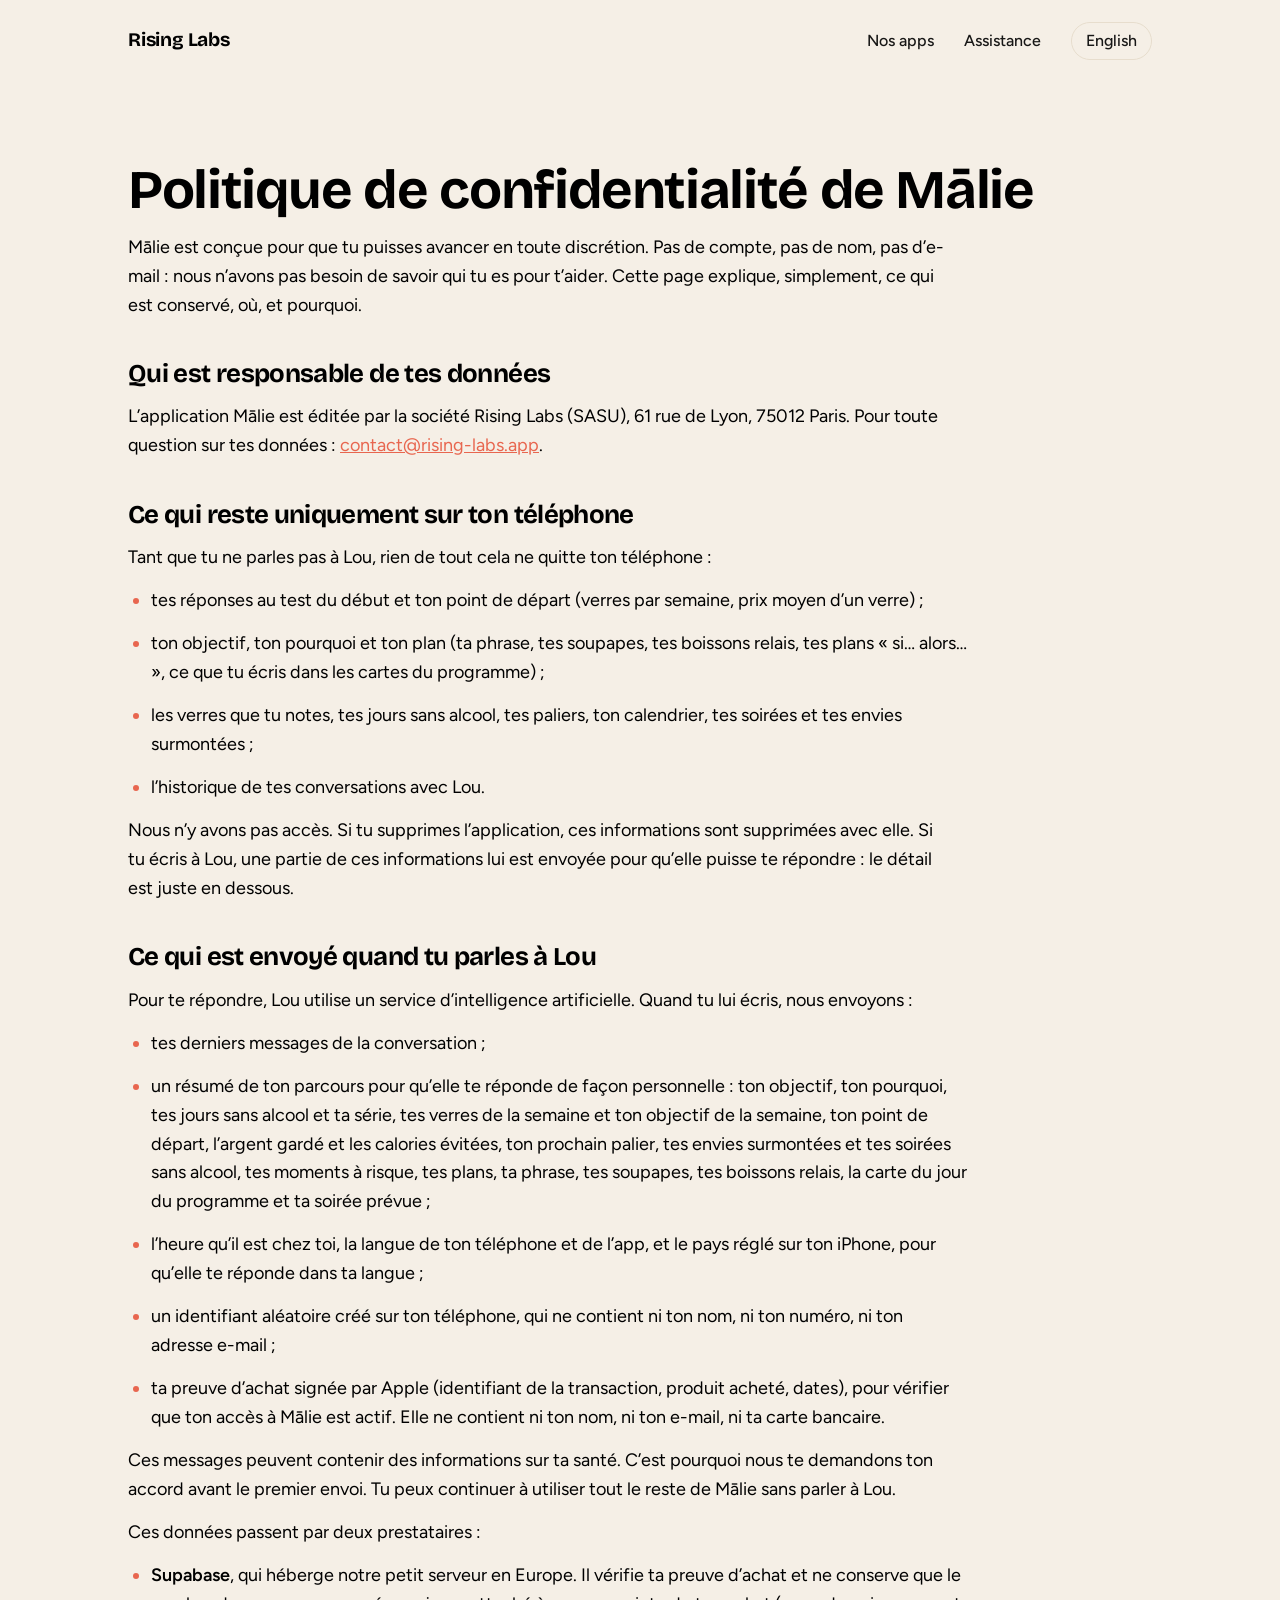
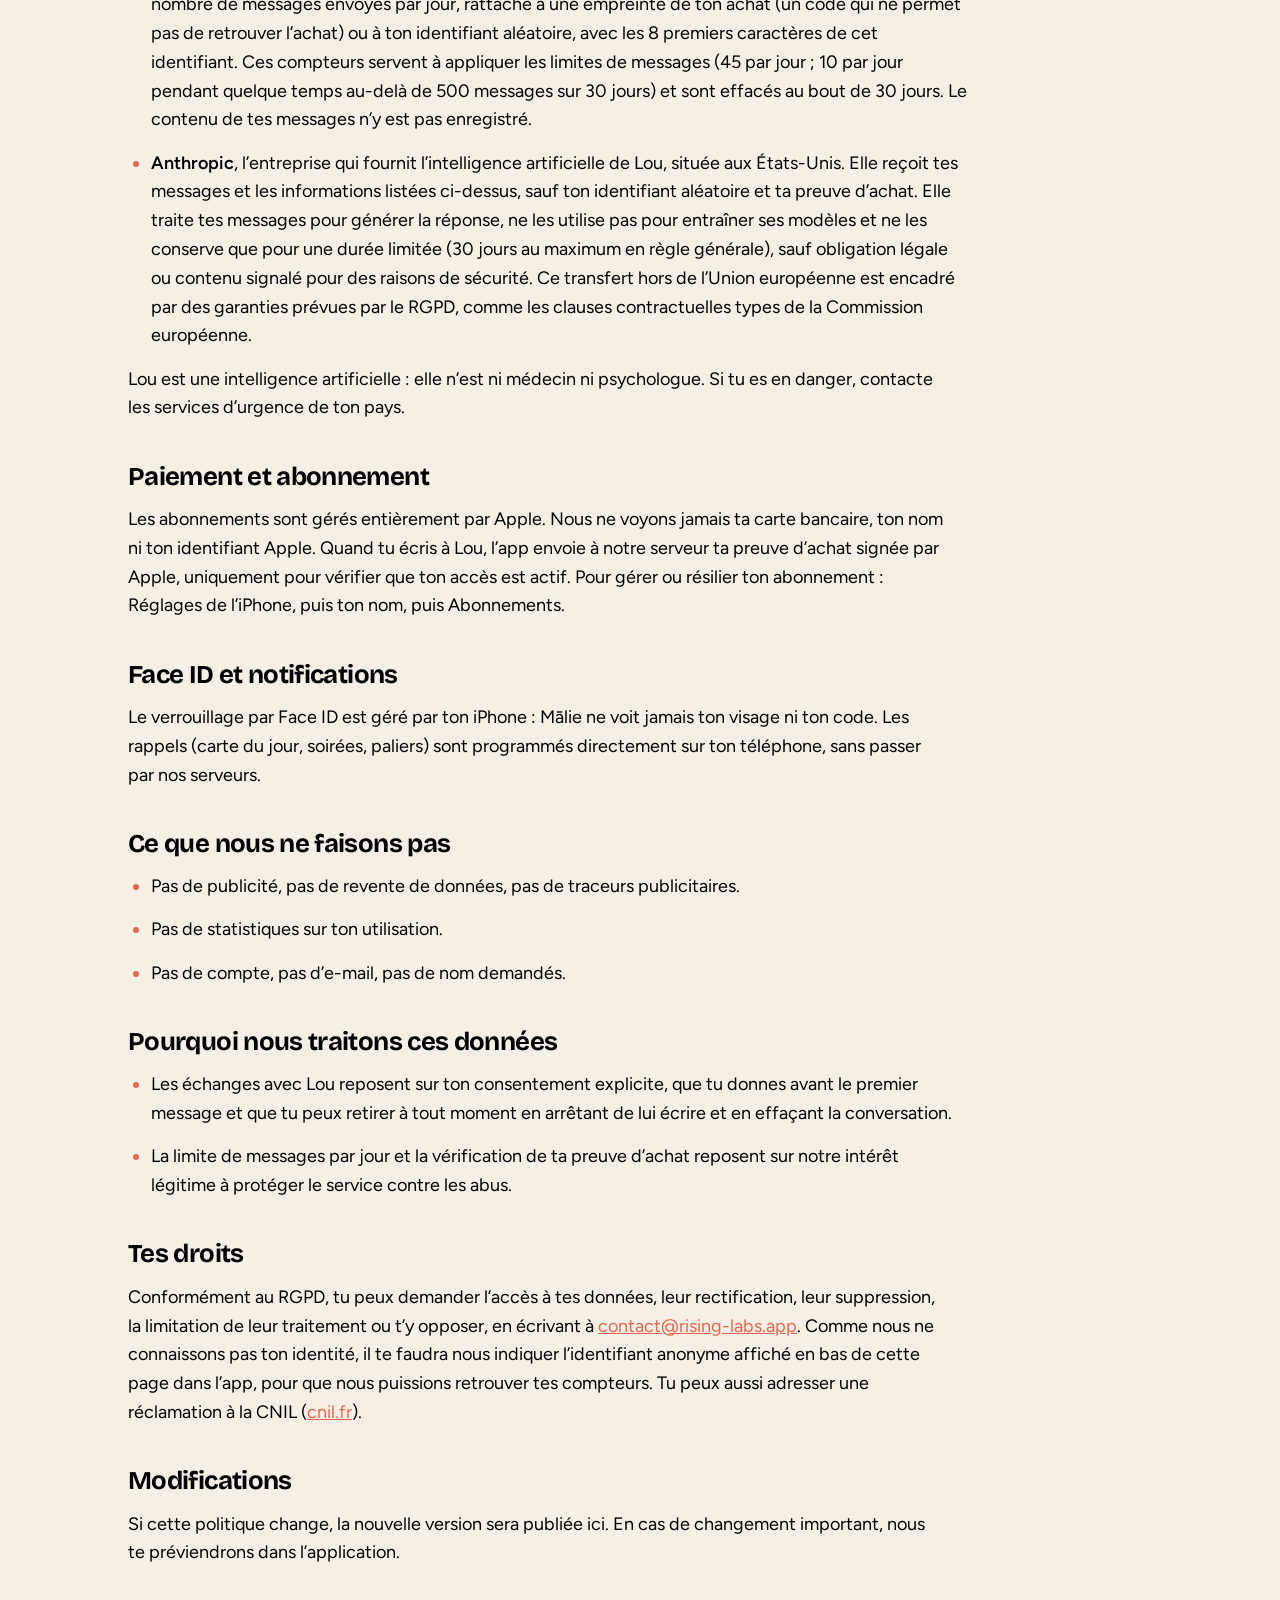
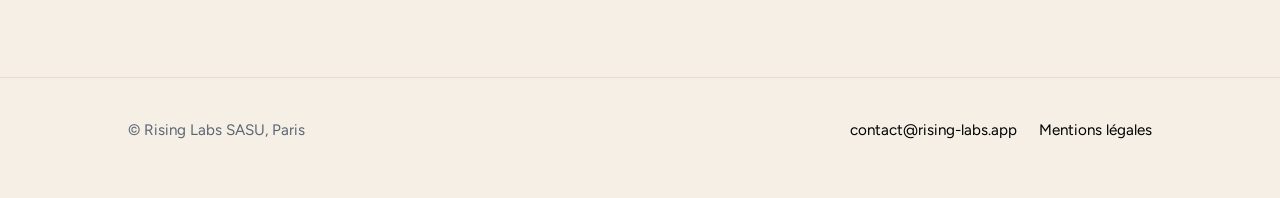
<file: fr/malie/confidentialite/index.html>
<!doctype html>
<html lang="fr" class="t-malie">
<head>
<meta charset="utf-8">
<meta name="viewport" content="width=device-width,initial-scale=1">
<title>Politique de confidentialité de Mālie</title>
<meta name="description" content="Politique de confidentialité de Mālie">
<meta name="theme-color" content="#f5efe6">
<link rel="icon" type="image/png" href="/assets/img/malie-icon-64.png">
<link rel="apple-touch-icon" href="/assets/img/malie-icon-180.png">
<link rel="alternate" hreflang="en" href="https://www.rising-labs.app/malie/privacy/">
<link rel="alternate" hreflang="fr" href="https://www.rising-labs.app/fr/malie/confidentialite/">
<link rel="preload" href="/assets/fonts/bricolage-grotesque-latin-700-normal.woff2" as="font" type="font/woff2" crossorigin>
<link rel="stylesheet" href="/assets/style.css">
</head>
<body>
<header class="wrap top">
  <a class="brand" href="/fr/">Rising Labs</a>
  <nav class="nav" aria-label="Main">
    <a href="/fr/#apps">Nos apps</a>
    <a href="/fr/assistance/">Assistance</a>
    <a class="lang" href="/malie/privacy/" hreflang="en" lang="en">English</a>
  </nav>
</header>
<main>
<article class="wrap doc"><h1>Politique de confidentialité de Mālie</h1>
<p>Mālie est conçue pour que tu puisses avancer en toute discrétion. Pas de compte, pas de nom, pas d’e-mail : nous n’avons pas besoin de savoir qui tu es pour t’aider. Cette page explique, simplement, ce qui est conservé, où, et pourquoi.</p>
<h2>Qui est responsable de tes données</h2>
<p>L’application Mālie est éditée par la société Rising Labs (SASU), 61 rue de Lyon, 75012 Paris. Pour toute question sur tes données : <a href="mailto:contact@rising-labs.app">contact@rising-labs.app</a>.</p>
<h2>Ce qui reste uniquement sur ton téléphone</h2>
<p>Tant que tu ne parles pas à Lou, rien de tout cela ne quitte ton téléphone :</p>
<ul><li>tes réponses au test du début et ton point de départ (verres par semaine, prix moyen d’un verre) ;</li><li>ton objectif, ton pourquoi et ton plan (ta phrase, tes soupapes, tes boissons relais, tes plans « si… alors… », ce que tu écris dans les cartes du programme) ;</li><li>les verres que tu notes, tes jours sans alcool, tes paliers, ton calendrier, tes soirées et tes envies surmontées ;</li><li>l’historique de tes conversations avec Lou.</li></ul>
<p>Nous n’y avons pas accès. Si tu supprimes l’application, ces informations sont supprimées avec elle. Si tu écris à Lou, une partie de ces informations lui est envoyée pour qu’elle puisse te répondre : le détail est juste en dessous.</p>
<h2>Ce qui est envoyé quand tu parles à Lou</h2>
<p>Pour te répondre, Lou utilise un service d’intelligence artificielle. Quand tu lui écris, nous envoyons :</p>
<ul><li>tes derniers messages de la conversation ;</li><li>un résumé de ton parcours pour qu’elle te réponde de façon personnelle : ton objectif, ton pourquoi, tes jours sans alcool et ta série, tes verres de la semaine et ton objectif de la semaine, ton point de départ, l’argent gardé et les calories évitées, ton prochain palier, tes envies surmontées et tes soirées sans alcool, tes moments à risque, tes plans, ta phrase, tes soupapes, tes boissons relais, la carte du jour du programme et ta soirée prévue ;</li><li>l’heure qu’il est chez toi, la langue de ton téléphone et de l’app, et le pays réglé sur ton iPhone, pour qu’elle te réponde dans ta langue ;</li><li>un identifiant aléatoire créé sur ton téléphone, qui ne contient ni ton nom, ni ton numéro, ni ton adresse e-mail ;</li><li>ta preuve d’achat signée par Apple (identifiant de la transaction, produit acheté, dates), pour vérifier que ton accès à Mālie est actif. Elle ne contient ni ton nom, ni ton e-mail, ni ta carte bancaire.</li></ul>
<p>Ces messages peuvent contenir des informations sur ta santé. C’est pourquoi nous te demandons ton accord avant le premier envoi. Tu peux continuer à utiliser tout le reste de Mālie sans parler à Lou.</p>
<p>Ces données passent par deux prestataires :</p>
<ul><li><strong>Supabase</strong>, qui héberge notre petit serveur en Europe. Il vérifie ta preuve d’achat et ne conserve que le nombre de messages envoyés par jour, rattaché à une empreinte de ton achat (un code qui ne permet pas de retrouver l’achat) ou à ton identifiant aléatoire, avec les 8 premiers caractères de cet identifiant. Ces compteurs servent à appliquer les limites de messages (45 par jour ; 10 par jour pendant quelque temps au-delà de 500 messages sur 30 jours) et sont effacés au bout de 30 jours. Le contenu de tes messages n’y est pas enregistré.</li><li><strong>Anthropic</strong>, l’entreprise qui fournit l’intelligence artificielle de Lou, située aux États-Unis. Elle reçoit tes messages et les informations listées ci-dessus, sauf ton identifiant aléatoire et ta preuve d’achat. Elle traite tes messages pour générer la réponse, ne les utilise pas pour entraîner ses modèles et ne les conserve que pour une durée limitée (30 jours au maximum en règle générale), sauf obligation légale ou contenu signalé pour des raisons de sécurité. Ce transfert hors de l’Union européenne est encadré par des garanties prévues par le RGPD, comme les clauses contractuelles types de la Commission européenne.</li></ul>
<p>Lou est une intelligence artificielle : elle n’est ni médecin ni psychologue. Si tu es en danger, contacte les services d’urgence de ton pays.</p>
<h2>Paiement et abonnement</h2>
<p>Les abonnements sont gérés entièrement par Apple. Nous ne voyons jamais ta carte bancaire, ton nom ni ton identifiant Apple. Quand tu écris à Lou, l’app envoie à notre serveur ta preuve d’achat signée par Apple, uniquement pour vérifier que ton accès est actif. Pour gérer ou résilier ton abonnement : Réglages de l’iPhone, puis ton nom, puis Abonnements.</p>
<h2>Face ID et notifications</h2>
<p>Le verrouillage par Face ID est géré par ton iPhone : Mālie ne voit jamais ton visage ni ton code. Les rappels (carte du jour, soirées, paliers) sont programmés directement sur ton téléphone, sans passer par nos serveurs.</p>
<h2>Ce que nous ne faisons pas</h2>
<ul><li>Pas de publicité, pas de revente de données, pas de traceurs publicitaires.</li><li>Pas de statistiques sur ton utilisation.</li><li>Pas de compte, pas d’e-mail, pas de nom demandés.</li></ul>
<h2>Pourquoi nous traitons ces données</h2>
<ul><li>Les échanges avec Lou reposent sur ton consentement explicite, que tu donnes avant le premier message et que tu peux retirer à tout moment en arrêtant de lui écrire et en effaçant la conversation.</li><li>La limite de messages par jour et la vérification de ta preuve d’achat reposent sur notre intérêt légitime à protéger le service contre les abus.</li></ul>
<h2>Tes droits</h2>
<p>Conformément au RGPD, tu peux demander l’accès à tes données, leur rectification, leur suppression, la limitation de leur traitement ou t’y opposer, en écrivant à <a href="mailto:contact@rising-labs.app">contact@rising-labs.app</a>. Comme nous ne connaissons pas ton identité, il te faudra nous indiquer l’identifiant anonyme affiché en bas de cette page dans l’app, pour que nous puissions retrouver tes compteurs. Tu peux aussi adresser une réclamation à la CNIL (<a href="https://www.cnil.fr">cnil.fr</a>).</p>
<h2>Modifications</h2>
<p>Si cette politique change, la nouvelle version sera publiée ici. En cas de changement important, nous te préviendrons dans l’application.</p></article>
</main>
<footer>
  <div class="wrap">
    <span class="legal">© Rising Labs SASU, Paris</span>
    <nav aria-label="Footer">
      <a href="mailto:contact@rising-labs.app">contact@rising-labs.app</a>
      <a href="/fr/mentions-legales/">Mentions légales</a>
    </nav>
  </div>
</footer>
</body>
</html>
</file>
<file: assets/style.css>
@font-face{font-family:"Bricolage";src:url(/assets/fonts/bricolage-grotesque-latin-600-normal.woff2) format("woff2");font-weight:600;font-display:swap;unicode-range:U+0000-00FF,U+0131,U+0152-0153,U+02BB-02BC,U+02C6,U+02DA,U+02DC,U+0304,U+0308,U+0329,U+2000-206F,U+20AC,U+2122,U+2191,U+2193,U+2212,U+2215,U+FEFF,U+FFFD}
@font-face{font-family:"Bricolage";src:url(/assets/fonts/bricolage-grotesque-latin-ext-600-normal.woff2) format("woff2");font-weight:600;font-display:swap;unicode-range:U+0100-02BA,U+02BD-02C5,U+02C7-02CC,U+02CE-02D7,U+02DD-02FF,U+1D00-1DBF,U+1E00-1E9F,U+1EF2-1EFF,U+2020,U+20A0-20AB,U+20AD-20C0,U+2113,U+2C60-2C7F,U+A720-A7FF}
@font-face{font-family:"Bricolage";src:url(/assets/fonts/bricolage-grotesque-latin-700-normal.woff2) format("woff2");font-weight:700;font-display:swap;unicode-range:U+0000-00FF,U+0131,U+0152-0153,U+02BB-02BC,U+02C6,U+02DA,U+02DC,U+0304,U+0308,U+0329,U+2000-206F,U+20AC,U+2122,U+2191,U+2193,U+2212,U+2215,U+FEFF,U+FFFD}
@font-face{font-family:"Bricolage";src:url(/assets/fonts/bricolage-grotesque-latin-ext-700-normal.woff2) format("woff2");font-weight:700;font-display:swap;unicode-range:U+0100-02BA,U+02BD-02C5,U+02C7-02CC,U+02CE-02D7,U+02DD-02FF,U+1D00-1DBF,U+1E00-1E9F,U+1EF2-1EFF,U+2020,U+20A0-20AB,U+20AD-20C0,U+2113,U+2C60-2C7F,U+A720-A7FF}
@font-face{font-family:"Figtree";src:url(/assets/fonts/figtree-latin-400-normal.woff2) format("woff2");font-weight:400;font-display:swap;unicode-range:U+0000-00FF,U+0131,U+0152-0153,U+02BB-02BC,U+02C6,U+02DA,U+02DC,U+0304,U+0308,U+0329,U+2000-206F,U+20AC,U+2122,U+2191,U+2193,U+2212,U+2215,U+FEFF,U+FFFD}
@font-face{font-family:"Figtree";src:url(/assets/fonts/figtree-latin-ext-400-normal.woff2) format("woff2");font-weight:400;font-display:swap;unicode-range:U+0100-02BA,U+02BD-02C5,U+02C7-02CC,U+02CE-02D7,U+02DD-02FF,U+1D00-1DBF,U+1E00-1E9F,U+1EF2-1EFF,U+2020,U+20A0-20AB,U+20AD-20C0,U+2113,U+2C60-2C7F,U+A720-A7FF}
@font-face{font-family:"Figtree";src:url(/assets/fonts/figtree-latin-500-normal.woff2) format("woff2");font-weight:500;font-display:swap;unicode-range:U+0000-00FF,U+0131,U+0152-0153,U+02BB-02BC,U+02C6,U+02DA,U+02DC,U+0304,U+0308,U+0329,U+2000-206F,U+20AC,U+2122,U+2191,U+2193,U+2212,U+2215,U+FEFF,U+FFFD}
@font-face{font-family:"Figtree";src:url(/assets/fonts/figtree-latin-ext-500-normal.woff2) format("woff2");font-weight:500;font-display:swap;unicode-range:U+0100-02BA,U+02BD-02C5,U+02C7-02CC,U+02CE-02D7,U+02DD-02FF,U+1D00-1DBF,U+1E00-1E9F,U+1EF2-1EFF,U+2020,U+20A0-20AB,U+20AD-20C0,U+2113,U+2C60-2C7F,U+A720-A7FF}
@font-face{font-family:"Figtree";src:url(/assets/fonts/figtree-latin-600-normal.woff2) format("woff2");font-weight:600;font-display:swap;unicode-range:U+0000-00FF,U+0131,U+0152-0153,U+02BB-02BC,U+02C6,U+02DA,U+02DC,U+0304,U+0308,U+0329,U+2000-206F,U+20AC,U+2122,U+2191,U+2193,U+2212,U+2215,U+FEFF,U+FFFD}
@font-face{font-family:"Figtree";src:url(/assets/fonts/figtree-latin-ext-600-normal.woff2) format("woff2");font-weight:600;font-display:swap;unicode-range:U+0100-02BA,U+02BD-02C5,U+02C7-02CC,U+02CE-02D7,U+02DD-02FF,U+1D00-1DBF,U+1E00-1E9F,U+1EF2-1EFF,U+2020,U+20A0-20AB,U+20AD-20C0,U+2113,U+2C60-2C7F,U+A720-A7FF}
:root{--max:1120px;--gutter:clamp(20px,5vw,48px)}
.t-hinode{--night:#000;--ink:#fff;--dawn:#22d3ee;--on-dawn:#000;--mist:#9aa6b0;--panel:#0e1114;--line:#20262c;color-scheme:dark}
.t-malie{--night:#f5efe6;--ink:#000;--dawn:#e8664f;--on-dawn:#000;--mist:#5b6672;--panel:#fffcf7;--line:#e6dccb;color-scheme:light}
.t-studio{--night:#f2f3ef;--ink:#121417;--dawn:#121417;--on-dawn:#fff;--mist:#5c6268;--panel:#fafbf8;--line:#d6d9d2;color-scheme:light}
*{box-sizing:border-box;margin:0;padding:0}
html{background:var(--night);-webkit-text-size-adjust:100%}
body{background:var(--night);color:var(--ink);font:400 18px/1.6 "Figtree",system-ui,sans-serif;-webkit-font-smoothing:antialiased;overflow-x:hidden}
a{color:inherit}
a:focus-visible,button:focus-visible{outline:3px solid var(--dawn);outline-offset:3px;border-radius:6px}
img{display:block;max-width:100%;height:auto}
.wrap{max-width:var(--max);margin:0 auto;padding-inline:var(--gutter)}
h1,h2,h3{font-family:"Bricolage",system-ui,sans-serif;font-weight:700;letter-spacing:-.025em;line-height:1.05}
h1{font-size:clamp(2.5rem,6.4vw,4.75rem);max-width:15ch}
h2{font-size:clamp(1.9rem,4vw,2.9rem);max-width:20ch}
h3{font-size:1.35rem;font-weight:600;letter-spacing:-.01em;line-height:1.2}
p{max-width:62ch}
.lead{font-size:clamp(1.1rem,2vw,1.3rem);line-height:1.55;margin-top:1.4rem}

/* en-tête */
.top{display:flex;align-items:center;justify-content:space-between;gap:16px;padding-block:22px}
.brand{white-space:nowrap;display:flex;align-items:center;gap:12px;text-decoration:none;font-family:"Bricolage";font-weight:700;font-size:1.2rem;letter-spacing:-.01em}
.brand svg{width:34px;height:22px}
.nav{display:flex;gap:clamp(14px,3vw,30px);align-items:center;font-weight:500;font-size:1rem}
.nav a{text-decoration:none;opacity:.9;white-space:nowrap}
.nav a:hover,.nav a[aria-current]{opacity:1;color:var(--dawn)}
.nav .lang{border:1px solid var(--line);border-radius:999px;padding:5px 14px}
@media (max-width:480px){.nav{gap:14px;font-size:.95rem}.nav .lang{padding:4px 10px}.brand{font-size:1.05rem;gap:9px}.brand svg{width:28px}}

/* le lever de soleil */
.dawn{position:relative;width:100%;overflow:hidden;margin-top:clamp(28px,6vw,56px)}
.dawn svg{display:block;width:100%;height:auto}
.dawn .sun{transform-box:view-box;transform-origin:50% 100%;animation:rise 2.4s cubic-bezier(.2,.7,.1,1) .2s both}
.dawn .glow{animation:glow 2.8s ease-out .2s both}
@keyframes rise{from{transform:translateY(58%)}to{transform:translateY(0)}}
@keyframes glow{from{opacity:0}to{opacity:1}}
@media (prefers-reduced-motion:reduce){.dawn .sun,.dawn .glow{animation:none}}

section{padding-block:clamp(64px,10vw,120px)}
.intro{padding-top:clamp(40px,7vw,80px)}

/* boutons */
.btn{display:inline-flex;align-items:center;gap:10px;border-radius:999px;padding:14px 26px;font-weight:600;font-size:1.05rem;text-decoration:none;transition:transform .15s ease}
.btn-dawn{background:var(--dawn);color:var(--on-dawn)}
.btn-dawn:hover{transform:translateY(-1px)}
.btn-soon{border:1.5px solid var(--line);color:var(--ink)}
.btn-soon span{width:9px;height:9px;border-radius:50%;background:var(--dawn);box-shadow:0 0 12px var(--dawn)}
.actions{display:flex;flex-wrap:wrap;gap:14px;margin-top:2rem}

/* liste des apps */
.app-row{display:grid;grid-template-columns:auto 1fr auto;gap:28px;align-items:center;padding:34px 0;border-top:1px solid var(--line);border-bottom:1px solid var(--line);margin-top:2.4rem}
.app-row img{width:96px;height:96px;border-radius:22px;box-shadow:0 0 0 1px var(--line)}
.app-row h3{font-size:1.7rem}
.app-row p{margin-top:.35rem}
.app-row .status{color:var(--mist);font-size:.95rem;margin-top:.6rem}
@media (max-width:720px){.app-row{grid-template-columns:auto 1fr}.app-row{align-items:start}.app-row .btn{grid-column:1/-1;justify-self:start}.app-row img{width:72px;height:72px;border-radius:17px}}

.app-row + .app-row{border-top:0;margin-top:0}
.mono{width:96px;height:96px;border-radius:22px;border:1.5px dashed var(--mist);display:grid;place-items:center;font-family:"Bricolage";font-weight:700;font-size:2.2rem;color:var(--mist)}
@media (max-width:720px){.mono{width:72px;height:72px;border-radius:17px;font-size:1.7rem}}
.app-row .soon{color:var(--mist);font-weight:500;font-size:.95rem;border:1px solid var(--line);border-radius:999px;padding:8px 16px;white-space:nowrap}
@media (max-width:720px){.app-row .soon{grid-column:1/-1;justify-self:start}}
.sublinks{display:flex;flex-wrap:wrap;gap:22px;margin-top:1.4rem;font-weight:500}
.sublinks a{color:var(--dawn);text-decoration:none}
.sublinks a:hover{text-decoration:underline}
/* tuiles d'apps : chaque app garde ses propres couleurs */
.tiles{display:grid;gap:20px;margin-top:2.4rem}
.tile{position:relative;border-radius:32px;overflow:hidden;display:grid;grid-template-columns:1.05fr .95fr;min-height:460px;background:var(--night);color:var(--ink)}
.tile-body{padding:clamp(28px,4.5vw,56px);display:flex;flex-direction:column;justify-content:center;align-items:flex-start}
.tile-body img{width:64px;height:64px;border-radius:15px;box-shadow:0 0 0 1px var(--line)}
.tile h3{font-size:clamp(2rem,4vw,2.8rem);margin-top:1.2rem;letter-spacing:-.025em}
.tile p{margin-top:.7rem;max-width:42ch}
.tile .status{color:var(--mist);font-size:.95rem}
.tile .btn{margin-top:1.8rem}
.tile-hinode{background:radial-gradient(520px 340px at 72% 105%,rgba(34,211,238,.38),rgba(34,211,238,0) 70%),#000}
.tile-malie{background:radial-gradient(520px 340px at 72% 105%,rgba(232,102,79,.30),rgba(232,102,79,0) 70%),#f5efe6}
.tile-icon{display:flex;justify-content:center;align-items:center;padding:32px}
.tile-icon img{width:min(62%,230px);height:auto;border-radius:22.5%;box-shadow:0 30px 90px rgba(232,102,79,.28)}
.tile-shot{display:flex;justify-content:center;align-items:flex-start;padding-top:56px;max-height:460px}
.tile-shot .phone{width:290px;margin:0}
.tile-next{grid-template-columns:auto 1fr auto;min-height:0;align-items:center;gap:28px;padding:clamp(24px,3.5vw,40px);background:var(--panel);border:1.5px dashed var(--line)}
.tile-next h3{margin-top:0;font-size:1.8rem}
.tile-next p{margin-top:.35rem}
@media (max-width:820px){.tile{grid-template-columns:1fr}.tile-shot{max-height:340px;padding-top:8px}.tile-shot .phone{width:250px}.tile-next{grid-template-columns:auto 1fr;align-items:start}.tile-next .soon{grid-column:1/-1;justify-self:start}}
.soon{color:var(--mist);font-weight:500;font-size:.95rem;border:1px solid var(--line);border-radius:999px;padding:8px 16px;white-space:nowrap}
/* principes */
.principles{display:grid;grid-template-columns:repeat(3,1fr);gap:clamp(24px,4vw,48px);margin-top:2.6rem}
.principles div{border-top:3px solid var(--ink);padding-top:22px}
.principles div:first-child{border-color:var(--dawn)}
.principles p{margin-top:.6rem}
@media (max-width:820px){.principles{grid-template-columns:1fr}}

/* page Hinode */
.hero-app{display:grid;grid-template-columns:1.1fr .9fr;gap:clamp(32px,6vw,80px);align-items:center;padding-block:clamp(28px,5vw,64px) clamp(64px,9vw,110px)}
.app-id{display:flex;align-items:center;gap:14px;margin-bottom:1.6rem;font-family:"Bricolage";font-weight:700;font-size:1.4rem}
.app-id img{width:56px;height:56px;border-radius:13px;box-shadow:0 0 0 1px var(--line)}
@media (max-width:860px){.hero-app{grid-template-columns:1fr}}

.phone{position:relative;width:min(100%,330px);margin:0 auto;border-radius:52px;padding:11px;background:#0b0d10;box-shadow:0 0 0 2px #2a3036,0 30px 90px rgba(34,211,238,.22)}
.phone img{border-radius:42px;width:100%}
.phone::after{content:"";position:absolute;top:22px;left:50%;width:30%;height:26px;margin-left:-15%;border-radius:20px;background:#000}

.feature{display:grid;grid-template-columns:.85fr 1.15fr;gap:clamp(32px,7vw,96px);align-items:center;padding-block:clamp(48px,8vw,96px);border-top:1px solid var(--line)}
.feature:nth-of-type(even){grid-template-columns:1.15fr .85fr}
.feature:nth-of-type(even) .phone{order:2}
.feature .phone{width:min(100%,300px)}
.feature p{margin-top:1.1rem}
@media (max-width:860px){.feature,.feature:nth-of-type(even){grid-template-columns:1fr}.feature .phone,.feature:nth-of-type(even) .phone{order:2}}

.privacy-list{list-style:none;margin-top:2.2rem;display:grid;gap:0}
.privacy-list li{display:grid;grid-template-columns:28px 1fr;gap:14px;padding:18px 0;border-top:1px solid var(--line)}
.privacy-list li::before{content:"";width:14px;height:14px;margin-top:.45em;border-radius:50%;border:3px solid var(--dawn)}
.note{color:var(--mist);font-size:.95rem;margin-top:1.6rem}

/* pages de texte (support, confidentialité, mentions) */
.doc{padding-block:clamp(40px,7vw,80px) clamp(64px,9vw,110px)}
.doc h1{font-size:clamp(2.2rem,5vw,3.4rem);max-width:none}
.doc .updated{color:var(--mist);margin-top:.8rem}
.doc h2{font-size:1.6rem;margin-top:2.6rem;max-width:none}
.doc p,.doc li{margin-top:.9rem;max-width:68ch}
.doc ul{padding-left:1.3em}
.doc li::marker{color:var(--dawn)}
.doc strong{font-weight:600}
.doc a{color:var(--dawn)}
.doc .qa{border-top:1px solid var(--line);padding:22px 0 4px;margin-top:22px}
.doc .qa h3{font-size:1.25rem}
.doc .todo{background:var(--line);color:var(--ink);padding:1px 6px;border-radius:5px}

/* pied de page */
footer{border-top:1px solid var(--line);padding-block:40px 56px;font-size:.95rem}
footer .wrap{display:flex;flex-wrap:wrap;justify-content:space-between;gap:20px}
footer nav{display:flex;flex-wrap:wrap;gap:22px}
footer a{text-decoration:none}
footer a:hover{color:var(--dawn)}
footer .legal{color:var(--mist)}
</file>
